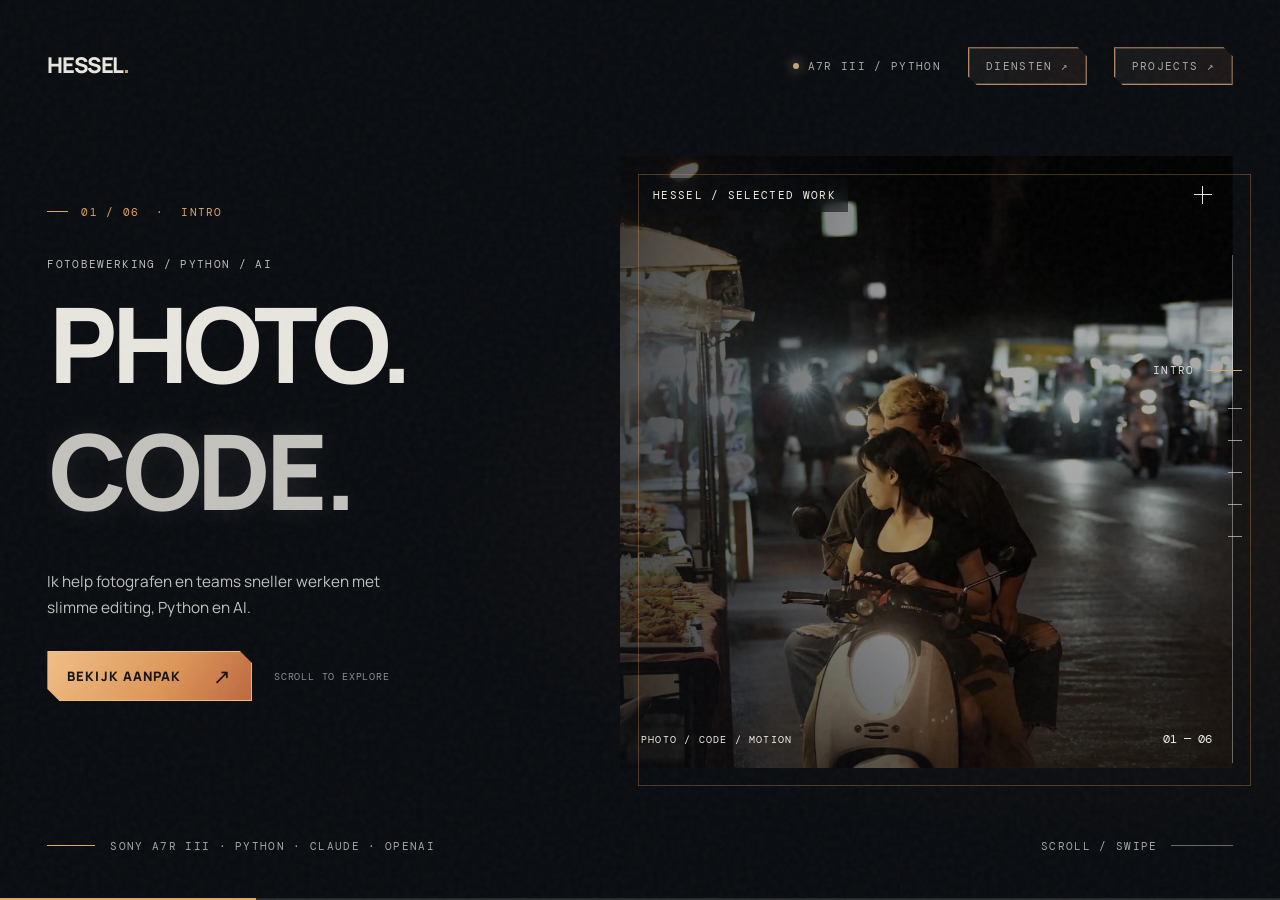
<file: index.html>
<!doctype html>
<html lang="nl">
<head>
  <meta charset="utf-8">
  <meta name="viewport" content="width=device-width, initial-scale=1, viewport-fit=cover">
  <meta name="theme-color" content="#090c10">
  <meta name="description" content="Hessel de Vries helpt fotografen en teams sneller werken met fotobewerking, Python automatisering en AI workflows met Claude en OpenAI. Bekijk projecten en toepassingen.">
  <link rel="canonical" href="https://hesseldevries.com/">
  <meta property="og:type" content="website">
  <meta property="og:locale" content="nl_NL">
  <meta property="og:title" content="Hessel de Vries | Snellere fotobewerking met Python en AI">
  <meta property="og:description" content="Sneller foto's bewerken en repetitief werk automatiseren met Python en AI. Bekijk fotografie, editing en tools van Hessel de Vries.">
  <meta property="og:url" content="https://hesseldevries.com/">
  <script type="application/ld+json">{"@context":"https://schema.org","@type":"Person","name":"Hessel de Vries","url":"https://hesseldevries.com/","knowsAbout":["Fotografie","Fotobewerking","Python","Automatisering","AI"]}</script>
  <title>Hessel de Vries | Snellere fotobewerking met Python en AI</title>
<style>
@font-face{font-family:Manrope;font-style:normal;font-weight:400 800;font-display:swap;src:url(assets/manrope.woff2) format("woff2")}
@font-face{font-family:'DM Mono';font-style:normal;font-weight:400;font-display:swap;src:url(assets/dmmono.woff2) format("woff2")}
</style>
  <style>
    :root{color-scheme:dark;--paper:#e8e6df;--dim:#999ca1;--accent:#e0a363;--bg:#090c10;--ease:cubic-bezier(.2,.7,.15,1)}
    *{box-sizing:border-box}html,body{margin:0;width:100%;height:100%;background:var(--bg);color:var(--paper);font-family:Manrope,Arial,sans-serif}body{overflow:hidden}button,a{-webkit-tap-highlight-color:transparent}button{font:inherit}a{color:inherit}::selection{background:var(--accent);color:#121212}
    .site{position:fixed;inset:0;overflow:hidden;isolation:isolate;background:var(--bg)}
    .site::after{content:"";position:absolute;inset:0;z-index:6;pointer-events:none;opacity:.075;background-image:url("data:image/svg+xml,%3Csvg viewBox='0 0 180 180' xmlns='http://www.w3.org/2000/svg'%3E%3Cfilter id='n'%3E%3CfeTurbulence type='fractalNoise' baseFrequency='.8' numOctaves='3' stitchTiles='stitch'/%3E%3C/filter%3E%3Crect width='100%25' height='100%25' filter='url(%23n)' opacity='.55'/%3E%3C/svg%3E")}
    .ambient{position:absolute;inset:0;z-index:-1;background:radial-gradient(ellipse at 87% 58%,rgba(141,86,46,.12),transparent 43%)}
    .cosmos{position:absolute;inset:0;z-index:0;opacity:0;pointer-events:none;overflow:hidden;background:radial-gradient(ellipse at 73% 46%,#29202c 0%,#10111d 42%,#070a0f 80%);transition:opacity 1.1s ease}.cosmos canvas{width:100%;height:100%;display:block}.cosmos:after{content:"";position:absolute;inset:0;background:linear-gradient(90deg,#090c10 0%,#090c10cf 26%,transparent 69%),radial-gradient(ellipse at 71% 48%,transparent 8%,#090c1057 82%);pointer-events:none}.site.cosmos-active .cosmos{opacity:1}.site.cosmos-active .ambient{opacity:0}.site.cosmos-active .stage{opacity:0;pointer-events:none}.site.cosmos-active .hero{grid-template-columns:1fr}.site.cosmos-active .copy{max-width:840px}.cosmos-coordinate{position:absolute;z-index:2;right:clamp(44px,7vw,115px);bottom:17%;font:10px 'DM Mono',monospace;letter-spacing:.14em;color:#d3b3a2;opacity:0;transition:opacity 1s .5s;text-align:right}.site.cosmos-active .cosmos-coordinate{opacity:1}.cosmos-coordinate:before{content:"";display:block;width:120px;height:1px;background:#cda07a;margin:0 0 13px auto;box-shadow:0 0 15px #d58e61}
    .frame{position:relative;width:100%;height:100%;height:100dvh;min-height:560px;padding:clamp(22px,3.7vw,58px);display:grid;grid-template-rows:auto 1fr auto;z-index:1}
    .top,.bottom{display:flex;align-items:center;justify-content:space-between;gap:20px;position:relative;z-index:8}.brand{font-weight:800;letter-spacing:-.065em;font-size:clamp(19px,1.7vw,26px);line-height:1;text-decoration:none}.brand span{color:var(--accent)}.top-meta,.bottom,.chapter-index,.eyebrow,.stage-tag,.micro,.nav button,.progress-label,.scroll-hint{font-family:'DM Mono',monospace;font-size:11px;letter-spacing:.12em;text-transform:uppercase}.top-meta{color:#a7aaac;display:flex;gap:27px;align-items:center}.availability{display:flex;gap:9px;align-items:center}.availability i{display:block;width:6px;height:6px;border-radius:50%;background:#c5a478;box-shadow:0 0 12px #c5a478}
    .top-link{border:1px solid #56585b;border-radius:100px;text-decoration:none;padding:11px 17px;background:transparent;color:inherit;cursor:pointer;transition:background .2s,color .2s}.top-link:hover{background:var(--paper);color:#111}.bottom{color:#a4a6a6}.bottom-left{display:flex;align-items:center;gap:15px}.rule{height:1px;width:48px;background:var(--accent)}.bottom-right{display:flex;align-items:center;gap:13px}.scroll-line{height:1px;width:62px;background:#666;position:relative;overflow:hidden}.scroll-line::after{content:"";position:absolute;left:-30px;top:0;height:1px;width:30px;background:var(--accent);animation:sweep 2s ease-in-out infinite}@keyframes sweep{to{left:100%}}
    .hero{position:relative;min-height:0;display:grid;grid-template-columns:minmax(0,1fr) minmax(0,1.12fr);align-items:center;gap:clamp(15px,2vw,35px)}
    .copy{position:relative;z-index:4;align-self:center;padding-bottom:2vh;max-width:810px;pointer-events:none}.copy a,.copy button{pointer-events:auto}.chapter-index{color:var(--accent);display:flex;align-items:center;gap:13px;margin-bottom:clamp(22px,3vw,45px)}.chapter-index::before{content:"";width:21px;height:1px;background:currentColor}.eyebrow{color:#bababa;margin:0 0 14px}.title{font-size:clamp(63px,8.15vw,148px);line-height:.9;letter-spacing:-.088em;font-weight:800;margin:0 0 30px;max-width:950px}.title .line{display:block;overflow:hidden;padding-right:.13em;padding-bottom:.11em;margin-bottom:-.11em}.title .line span{display:block;transform:translate3d(0,110%,0);transition:transform 1.05s var(--ease)}.title .outline{font-weight:800;color:transparent;-webkit-text-stroke:1px rgba(232,230,223,.76)}.copy.is-entered .title .line span{transform:translateZ(0)}.copy.is-entered .title .line:nth-child(2) span{transition-delay:.1s}
    .subtitle{max-width:385px;font-size:clamp(15px,1.2vw,18px);line-height:1.7;color:#c0c2c1;margin:0 0 30px;opacity:0;transform:translateY(15px);transition:opacity .6s .35s,transform .6s .35s}.copy.is-entered .subtitle,.copy.is-entered .cta-row,.copy.is-entered .chapter-index,.copy.is-entered .eyebrow{opacity:1;transform:translateY(0)}.chapter-index,.eyebrow,.cta-row{opacity:0;transform:translateY(12px);transition:opacity .55s .2s,transform .55s .2s}.cta-row{display:flex;align-items:center;gap:22px}.cta{border:0;border-radius:100px;color:#16130e;background:var(--accent);text-decoration:none;display:inline-flex;align-items:center;gap:32px;padding:15px 19px;font-weight:800;font-size:13px;cursor:pointer;transition:transform .25s,background .25s}.cta:hover{transform:translateY(-3px);background:#f1b879}.cta span{font-size:21px;line-height:.6;font-weight:400}.cta-note{font-family:'DM Mono',monospace;text-transform:uppercase;letter-spacing:.08em;font-size:10px;color:#888d91}
    .stage{height:min(68vh,740px);width:100%;max-width:850px;justify-self:end;position:relative;z-index:1;align-self:center;transform:translate3d(var(--px,0px),var(--py,0px),0);transition:opacity .8s ease}.stage::before{content:"";position:absolute;inset:18px -18px -18px 18px;border:1px solid rgba(224,163,99,.3);pointer-events:none;z-index:1}.stage-clip{position:absolute;inset:0;overflow:hidden;background:#171b1d;clip-path:inset(0 round 1px)}.stage-img{position:absolute;inset:-5%;width:110%;height:110%;object-fit:cover;filter:saturate(.7) contrast(1.08) brightness(.66);transform:scale(1.08);opacity:0;transition:transform 1.4s var(--ease),opacity .8s,filter 1s;will-change:transform,opacity}.stage-img.active{opacity:1;transform:scale(1)}.stage-img[data-image="1"]{object-position:58% 50%}.stage-img[data-image="2"]{object-position:50% 50%}.stage-img[data-image="3"]{object-position:52% 55%}.stage-gradient{position:absolute;inset:0;background:linear-gradient(90deg,rgba(9,12,16,.62),transparent 53%),linear-gradient(0deg,rgba(9,12,16,.4),transparent 34%)}.stage-top,.stage-bottom{position:absolute;z-index:2;left:21px;right:21px;display:flex;justify-content:space-between;align-items:center;color:#f4eee5}.stage-top{top:22px}.stage-bottom{bottom:21px}.stage-tag{background:rgba(9,12,16,.52);padding:10px 12px;backdrop-filter:blur(9px)}.crosshair{width:18px;height:18px;position:relative}.crosshair::before,.crosshair::after{content:"";position:absolute;background:var(--paper)}.crosshair::before{width:18px;height:1px;top:8px}.crosshair::after{height:18px;width:1px;left:8px}.micro{font-size:10px}.stage-count{font-family:'DM Mono',monospace;font-size:12px}
    .code-window{position:absolute;right:5%;bottom:9%;width:min(400px,90%);background:rgba(10,15,18,.88);border:1px solid rgba(241,240,232,.24);backdrop-filter:blur(15px);box-shadow:0 20px 80px #0008;z-index:2;padding:20px 22px;opacity:0;transform:translateY(25px);transition:opacity .7s .2s,transform .7s .2s;pointer-events:none}.code-window.visible{opacity:1;transform:none}.window-top{display:flex;align-items:center;gap:6px;font-family:'DM Mono',monospace;color:#aaabad;font-size:10px;margin-bottom:17px}.window-top i{width:6px;height:6px;border:1px solid #a5a6a4;border-radius:50%}.window-top span{margin-left:auto}.code-window pre{font-family:'DM Mono',monospace;white-space:pre-wrap;margin:0;font-size:clamp(10px,.95vw,13px);line-height:1.8;color:#c8d0c9}.code-window .key{color:#deaa79}.code-window .str{color:#a7bca0}.code-window .comment{color:#6d797c}.code-window .fn{color:#c6bacd}
    .nav{position:absolute;right:clamp(20px,3vw,52px);top:50%;transform:translateY(-50%);z-index:9;display:grid;gap:15px;justify-items:end}.nav button{padding:8px 0 8px 9px;border:0;background:transparent;color:#ddd;opacity:.65;cursor:pointer;display:flex;align-items:center;gap:12px;transition:opacity .2s}.nav button::after{content:"";width:14px;height:1px;background:#ddd;transition:width .35s,background .35s}.nav button:hover,.nav button[aria-current="step"]{opacity:1}.nav button[aria-current="step"]::after{width:35px;background:var(--accent)}.nav button span{display:none}.nav button:hover span,.nav button[aria-current="step"] span{display:inline}
    .progress{position:absolute;z-index:8;left:0;bottom:0;width:100%;height:2px;background:rgba(255,255,255,.12)}.progress-fill{width:20%;height:100%;background:var(--accent);transition:width .75s var(--ease)}.sr-only{position:absolute;width:1px;height:1px;overflow:hidden;clip:rect(0,0,0,0);white-space:nowrap}

    /* The edit is an actual rock mask, an animated code texture and a radial color reveal. */
    .rock-edit,.rock-glow,.rock-code{position:absolute;inset:-5%;width:110%;height:110%;object-fit:cover;object-position:52% 55%;pointer-events:none;will-change:opacity,clip-path}
    .rock-edit{z-index:1;clip-path:circle(0% at 54% 46%);filter:contrast(1.08) brightness(.91);transition:clip-path 1.6s cubic-bezier(.16,.8,.18,1)}
    .rock-glow{z-index:2;opacity:0;mix-blend-mode:screen;filter:saturate(1.45) brightness(1.35);transition:opacity .8s}
    .rock-code{z-index:3;opacity:0;filter:drop-shadow(0 0 9px #ff733b);transition:opacity .7s,filter .7s}
    .stage.scene-edit.code-morph .rock-code{opacity:1}
    .stage.scene-edit.mask-light .rock-code{opacity:0;filter:blur(14px) drop-shadow(0 0 18px #ff6633)}
    .stage.scene-edit.mask-light .rock-glow{opacity:.92;animation:rock-pulse 2.4s ease-in-out 1}
    .stage.scene-edit.grade-in .rock-edit{clip-path:circle(110% at 54% 46%)}
    .stage.scene-edit.grade-in .rock-glow{animation:none;opacity:0;transition:opacity 1.3s .2s}
    @keyframes rock-pulse{50%{opacity:1;filter:saturate(1.65) brightness(2)}}
    .edit-code{position:absolute;z-index:4;left:7%;top:20%;width:min(395px,86%);padding:18px 20px;background:rgba(8,12,15,.91);border:1px solid rgba(240,176,103,.4);backdrop-filter:blur(12px);box-shadow:0 20px 80px #0008,0 0 40px #e56b3d20;opacity:0;transform:translateY(18px);pointer-events:none;transition:opacity .55s,transform .8s cubic-bezier(.2,.8,.2,1),filter .8s}
    .edit-code .window-top{color:#d9bca3}.edit-code pre{margin:0;color:#e8e7dc;font:clamp(10px,.95vw,12px)/1.85 'DM Mono',monospace;white-space:pre-wrap}
    .stage.scene-edit.code-in .edit-code{opacity:1;transform:none}
    .stage.scene-edit.code-morph .edit-code{opacity:0;transform:translate(39%,29%) scale(.08);filter:blur(16px)}
    .replay{position:absolute;z-index:6;top:19px;left:205px;border:1px solid #e8e6df9c;background:#090c1070;color:var(--paper);border-radius:100px;padding:9px 13px;font:10px 'DM Mono',monospace;letter-spacing:.06em;opacity:0;cursor:pointer;pointer-events:none;backdrop-filter:blur(10px);transition:opacity .25s,background .25s}
    .stage.scene-edit .replay{opacity:1;pointer-events:auto}.replay:hover{background:#c16838}
    @media(max-width:720px){.edit-code{top:23%;left:7%;width:86%;padding:12px 13px}.edit-code pre{font-size:9px;line-height:1.5}.replay{top:47px;left:14px;font-size:9px;padding:8px 10px}}
    @media(prefers-reduced-motion:reduce){.stage.scene-edit .rock-edit{clip-path:circle(110% at 54% 46%)}.stage.scene-edit .rock-glow{opacity:.4}.stage.scene-edit .edit-code,.stage.scene-edit .rock-code{display:none}}

    /* Brighter controls with a restrained scan effect; focus remains obvious without hover. */
    .cta{position:relative;overflow:hidden;border:1px solid #f2c08a;background:linear-gradient(125deg,#f1bf86 0%,#dd9657 58%,#be673f 100%);clip-path:polygon(0 0,calc(100% - 12px) 0,100% 12px,100% 100%,12px 100%,0 calc(100% - 12px));border-radius:0;box-shadow:0 0 28px #e7834460;letter-spacing:.08em;isolation:isolate}
    .cta::before{content:"";position:absolute;inset:-120% auto -120% -70%;width:45%;transform:skewX(-22deg);background:linear-gradient(90deg,transparent,#fff9,transparent);transition:left .55s ease;z-index:-1}
    .cta:hover::before{left:125%}.cta:hover{background:linear-gradient(125deg,#ffd19b,#ecab70 56%,#cc7546);box-shadow:0 0 36px #f19b52a0}.cta span{transition:transform .25s}.cta:hover span{transform:translate(3px,-3px)}
    .top-link,.replay{border-radius:0;clip-path:polygon(0 0,calc(100% - 9px) 0,100% 9px,100% 100%,9px 100%,0 calc(100% - 9px));border-color:#b1886d;background:linear-gradient(115deg,#181b1dcc,#251a19bb);box-shadow:inset 0 0 0 1px #e6ab6740}.top-link:hover,.replay:hover{background:#e4a66c;color:#151210}
    :is(.cta,.top-link,.replay,.nav button,.brand):focus-visible{outline:2px solid #ffe0b2;outline-offset:4px}
    .copy[data-slide="3"] .title{font-size:clamp(63px,6.8vw,120px)}
    .copy[data-slide="4"] .title{font-size:clamp(55px,6.3vw,110px)}
    @media(max-width:720px){
      .copy{right:5%}.title{line-height:1.01}.title .line{padding-bottom:.16em;margin-bottom:-.045em}
      .copy[data-slide="3"] .title{font-size:clamp(45px,11.5vw,70px)}
      .copy[data-slide="4"] .title{font-size:clamp(43px,10.3vw,64px)}
      .subtitle{max-width:calc(100vw - 74px)}
      .cta{font-size:12px;gap:18px;min-height:44px}.top-link{min-height:40px}
    }
    @media(max-width:390px){.copy{right:6%;bottom:4%}.title{margin-bottom:13px}.subtitle{line-height:1.45;margin-bottom:13px}.chapter-index{margin-bottom:12px}.copy[data-slide="3"] .title{font-size:clamp(42px,10.8vw,52px)}.copy[data-slide="4"] .title{font-size:clamp(39px,9.6vw,47px)}}
    @media(max-height:650px) and (max-width:720px){.stage{inset:10% 0 33% 14%}.copy{bottom:4%}.subtitle{margin-bottom:10px}.chapter-index{margin-bottom:9px}.title{margin-bottom:8px}}
    @media(prefers-reduced-motion:reduce){.cta::before{display:none}.stage.scene-edit.grade-in .rock-glow{opacity:0}}
    @media(max-width:1100px){.title{font-size:clamp(65px,8.5vw,110px)}.nav button span{display:none!important}.nav{right:16px}.hero{gap:0}.stage{height:66vh}.copy{margin-right:-8vw}}
    @media(max-width:720px){.frame{min-height:0;padding:24px 22px calc(24px + env(safe-area-inset-bottom))}.top-meta .availability{display:none}.top-meta{gap:5px}.top-link{padding:9px 11px;font-size:10px}.hero{display:block}.stage{position:absolute;inset:12% 0 24% 14%;width:auto;height:auto;max-width:none;opacity:.83}.stage::before{inset:12px -9px -9px 12px}.stage-gradient{background:linear-gradient(0deg,#090c10 3%,rgba(9,12,16,.75) 24%,rgba(9,12,16,.11) 80%),linear-gradient(90deg,rgba(9,12,16,.22),transparent)}.copy{position:absolute;bottom:5%;left:0;right:12%;margin:0;padding:0}.chapter-index{margin-bottom:17px}.eyebrow{font-size:10px}.title{font-size:clamp(60px,15vw,105px);margin-bottom:17px}.subtitle{font-size:14px;line-height:1.5;max-width:310px;margin-bottom:19px}.cta-note{display:none}.cta{padding:13px 16px}.nav{right:13px;top:44%}.nav button::after{width:8px}.nav button[aria-current="step"]::after{width:20px}.stage-top{left:14px;right:14px;top:14px}.stage-bottom{display:none}.code-window{right:7%;bottom:24%;width:75%;padding:12px 14px}.code-window pre{font-size:10px;line-height:1.55}.window-top{margin-bottom:7px}.bottom{font-size:9px}.bottom-left{gap:8px}.rule{width:17px}.scroll-hint{font-size:9px}.bottom-right{gap:7px}.scroll-line{width:25px}}
    @media(max-width:720px){.cosmos:after{background:linear-gradient(0deg,#090c10 0%,#090c10bd 24%,transparent 67%),linear-gradient(90deg,#090c106e,transparent 65%)}.cosmos-coordinate{top:27%;bottom:auto;right:38px;font-size:9px}.site.cosmos-active .copy{max-width:none}.copy[data-slide="5"] .title{font-size:clamp(48px,12vw,82px)}}
    @media(max-width:390px){.title{font-size:clamp(51px,14vw,62px)}.stage{inset:10% 0 29% 9%}.copy{bottom:3%}.subtitle{font-size:13px}.code-window{bottom:31%;width:77%}}
    @media(max-height:680px) and (min-width:721px){.frame{min-height:0}.stage{height:70vh}.title{font-size:clamp(54px,7vw,98px);margin-bottom:14px}.chapter-index{margin-bottom:14px}.subtitle{margin-bottom:14px}}
    @media(prefers-reduced-motion:reduce){*,*::before,*::after{animation-duration:.01ms!important;transition-duration:.01ms!important;scroll-behavior:auto!important}.stage{transform:none!important}}
    /* Give large display type real breathing room, including descenders and the final period. */
    .title{line-height:1.04;letter-spacing:-.056em}
    .title .line{padding:.035em .16em .14em .02em;margin:0;overflow:hidden}
    .title .line.outline{letter-spacing:-.045em;color:#c4c2bd;-webkit-text-stroke:0;text-shadow:0 0 28px rgba(232,230,223,.1)}
    @media(max-width:720px){.title{line-height:1.05}.title .line{padding:.035em .13em .14em .015em;margin:0}.title .line.outline{-webkit-text-stroke:0}}
    @media(prefers-reduced-motion:no-preference){.stage-img.active{animation:frame-drift 16s ease-in-out 1.4s infinite alternate}@keyframes frame-drift{from{transform:scale(1.005) translate3d(0,0,0)}to{transform:scale(1.07) translate3d(-.7%,.45%,0)}}}
    .mobile-chapter{display:none}.photo-code,.ai-panel,.python-panel{position:absolute;z-index:4;opacity:0;pointer-events:none;transition:opacity .65s ease,transform .65s ease;transform:translateY(12px)}
    .photo-code{top:17%;left:6%;width:min(310px,80%);padding:16px 18px;border:1px solid #e3a46c9c;background:#0d1214e8;box-shadow:0 14px 40px #0009}.photo-code .window-top{margin-bottom:10px;color:#e0a363}.photo-code pre,.python-panel pre{margin:0;font:clamp(10px,.95vw,13px)/1.65 'DM Mono',monospace;color:#e4e7e0;white-space:pre-wrap}.stage.scene-photo .photo-code{opacity:1;transform:none}
    .stage.scene-ai .stage-clip,.stage.scene-python .stage-clip{background:radial-gradient(ellipse at 70% 40%,#55332255,transparent 55%),linear-gradient(135deg,#1a2022,#0c1114 75%)}.stage.scene-ai .stage-clip:before,.stage.scene-python .stage-clip:before{content:"";position:absolute;inset:0;opacity:.35;background-image:linear-gradient(#aa80612b 1px,transparent 1px),linear-gradient(90deg,#aa80612b 1px,transparent 1px);background-size:45px 45px}.stage.scene-ai .stage-gradient,.stage.scene-python .stage-gradient{display:none}
    .ai-panel{inset:19% 10% 16%;display:flex;flex-direction:column;justify-content:center;gap:15px}.stage.scene-ai .ai-panel,.stage.scene-python .python-panel{opacity:1;transform:none}.ai-head,.python-head{font:10px 'DM Mono',monospace;letter-spacing:.12em;color:#e1a86d}.ai-models{display:grid;grid-template-columns:1fr 1fr;gap:14px;position:relative}.ai-models:after{content:"";position:absolute;left:50%;top:50%;width:1px;height:65px;background:#d49a68;transform:translateX(-50%);z-index:-1}.ai-model{min-height:105px;padding:22px 17px;border:1px solid #b894746e;background:#1a2023e8;display:flex;flex-direction:column;justify-content:space-between}.ai-model strong{font-size:clamp(20px,2.5vw,34px);letter-spacing:-.05em}.ai-model span,.ai-output,.python-output{font:10px 'DM Mono',monospace;letter-spacing:.05em;color:#c3c5bd}.ai-output{margin:10px auto 0;width:75%;padding:17px;background:#463b3199;border:1px solid #d39a6890;color:#f1d1ae;text-align:center}
    .python-panel{inset:14% 10% 12%;display:flex;flex-direction:column;justify-content:center;gap:20px;padding:23px;background:#101619ee;border:1px solid #d7a47280}.python-head{border-bottom:1px solid #8075696e;padding-bottom:14px}.python-output{background:#26312c;border:1px solid #88a78a99;color:#d3e3ca;padding:14px}.python-panel .code-key{color:#e8ad7b}.python-panel .code-comment{color:#99b8a8}
    @media(max-width:720px){
      .frame{min-height:0;padding:20px 20px calc(20px + env(safe-area-inset-bottom))}.hero{display:flex;flex-direction:column;justify-content:center;align-items:stretch;min-height:0;gap:0;overflow:hidden}.mobile-chapter{display:flex;order:0;align-items:center;gap:10px;flex:0 0 auto;margin:0 0 15px;color:var(--accent);font:10px 'DM Mono',monospace;letter-spacing:.08em;text-transform:uppercase}.mobile-chapter:before{content:"";width:17px;height:1px;background:currentColor}.copy .chapter-index{display:none}
      .stage{order:1;position:relative;inset:auto;width:100%;height:clamp(180px,37dvh,325px);max-width:none;flex:0 0 auto;align-self:stretch;justify-self:auto;transform:none!important;opacity:1;margin:0}.stage::before{inset:8px 8px -7px 8px}.stage-clip{inset:0}.stage-img,.rock-edit,.rock-glow,.rock-code{inset:0;width:100%;height:100%}.stage-img[data-image="1"]{object-position:47% 50%}.stage-img[data-image="2"]{object-position:51% 50%}.stage-img[data-image="3"],.rock-edit,.rock-glow,.rock-code{object-position:52% 52%}.stage-img{filter:saturate(.86) contrast(1.05) brightness(.79)}.stage-gradient{background:linear-gradient(0deg,#090c1070,transparent 24%)}.stage-top{top:12px;left:12px;right:12px}.stage-tag{padding:7px 9px;font-size:9px}.stage-bottom{display:flex;bottom:10px;left:12px;right:12px}.stage-bottom .micro,.stage-count{font-size:9px}.stage.scene-photo .stage-top{display:none}
      .copy{order:2;position:relative;inset:auto;display:flex;flex-direction:column;align-self:stretch;margin:23px 0 0;padding:0;max-width:none;min-width:0;right:auto;left:auto;bottom:auto}.eyebrow{font-size:10px;margin:0 0 9px}.title,.copy[data-slide="3"] .title,.copy[data-slide="4"] .title,.copy[data-slide="5"] .title{font-size:clamp(40px,12vw,57px);line-height:1.04;letter-spacing:-.055em;margin:0 0 13px}.title .line{padding:.01em .045em .09em .01em;margin:0}.title .line.outline{color:#d1c8bf}.subtitle{font-size:13px;line-height:1.5;max-width:350px;margin:0 0 17px}.cta-row{gap:0}.cta{min-height:44px;font-size:11px;padding:11px 15px;gap:22px}.cta-note{display:none}
      .nav{left:20px;right:auto;top:auto;bottom:52px;transform:none;display:flex;gap:8px}.nav button{padding:5px 0;width:23px;min-height:24px;justify-content:center}.nav button::after,.nav button[aria-current="step"]::after{width:19px;height:2px}.nav button span{display:none!important}.bottom{font-size:9px}.bottom-left{display:none}.bottom-right{margin-left:auto}.bottom-right .scroll-line{width:23px}.scroll-hint{font-size:9px}
      .photo-code{top:12px;left:12px;width:min(235px,77%);padding:10px 11px}.photo-code .window-top{font-size:9px;margin-bottom:7px}.photo-code pre{font-size:9px;line-height:1.55}.edit-code{left:12px;top:12px;width:min(270px,85%);padding:10px 11px}.edit-code pre{font-size:9px}.replay{top:12px;right:12px;left:auto;padding:6px 8px;font-size:9px}.stage.scene-edit .replay{opacity:1}.stage.scene-edit.code-in .replay{opacity:0;pointer-events:none}
      .ai-panel{inset:10% 5% 11%;gap:8px}.ai-head,.python-head{font-size:9px}.ai-models{gap:9px}.ai-model{min-height:72px;padding:11px}.ai-model strong{font-size:19px}.ai-model span,.ai-output{font-size:8px}.ai-output{padding:10px;width:77%;margin-top:4px}.stage.scene-python .stage-top,.stage.scene-python .stage-bottom{display:none}.python-panel{inset:8% 5% 9%;padding:15px;gap:11px}.python-panel pre{font-size:10px;line-height:1.5}.python-head{padding-bottom:8px}.python-output{padding:9px;font-size:9px}.cosmos-coordinate{top:25%;right:35px}
    }
    @media(max-width:390px){.frame{padding:17px 18px calc(17px + env(safe-area-inset-bottom))}.mobile-chapter{margin-bottom:10px}.copy{margin-top:16px}.title,.copy[data-slide="3"] .title,.copy[data-slide="4"] .title,.copy[data-slide="5"] .title{font-size:clamp(39px,11.6vw,46px);margin-bottom:8px}.subtitle{font-size:12px;margin-bottom:12px}.nav{left:18px;bottom:43px}.stage{height:clamp(164px,34dvh,290px)}}
    @media(max-width:720px) and (max-height:700px){.stage{height:clamp(150px,30dvh,225px)}.copy{margin-top:12px}.title,.copy[data-slide="3"] .title,.copy[data-slide="4"] .title,.copy[data-slide="5"] .title{font-size:clamp(37px,10vw,47px);margin-bottom:5px}.title .line{padding-bottom:.055em}.eyebrow{margin-bottom:5px}.subtitle{margin-bottom:9px}.mobile-chapter{margin-bottom:9px}.nav{bottom:40px}.bottom{font-size:8px}}
  </style>
</head>
<body>
<main class="site" id="site">
  <div class="ambient" aria-hidden="true"></div>
  <div class="cosmos" aria-hidden="true"><canvas id="universe"></canvas><div class="cosmos-coordinate">GENERATIVE / LIVE RENDER<br>SPACE · MOTION · CODE</div></div>
  <div class="frame">
    <header class="top">
      <a class="brand" href="#" id="homeLink" aria-label="Hessel de Vries, naar begin">HESSEL<span>.</span></a>
      <div class="top-meta"><span class="availability"><i></i> A7R III / PYTHON</span><a class="top-link" href="/diensten/">DIENSTEN ↗</a><a class="top-link" href="/projects/">PROJECTS ↗</a></div>
    </header>
    <section class="hero" aria-label="Fotobewerking en werkprocessen met Python en AI">
      <div class="mobile-chapter" id="mobileChapter" aria-hidden="true">01 / 06 · Intro</div>
      <div class="copy" id="copy" aria-live="polite">
        <div class="chapter-index" id="chapter">01 / 06 &nbsp;·&nbsp; Intro</div>
        <p class="eyebrow" id="eyebrow">FOTOBEWERKING / PYTHON / AI</p>
        <h1 class="sr-only">Hessel de Vries helpt fotografen en teams sneller werken met fotobewerking, Python en AI</h1>
        <h2 class="title" id="title"><span class="line"><span>PHOTO.</span></span><span class="line outline"><span>CODE.</span></span></h2>
        <p class="subtitle" id="subtitle">Ik help fotografen en teams sneller werken met slimme editing, Python en AI.</p>
        <div class="cta-row"><button class="cta" type="button" id="next">BEKIJK AANPAK <span aria-hidden="true">↗</span></button><span class="cta-note">SCROLL TO EXPLORE</span></div>
      </div>
      <div class="stage" id="stage" aria-hidden="true">
        <div class="stage-clip">
          <img class="stage-img active" data-image="1" alt="Avondbeeld op straat in Thailand" src="assets/photo-02.webp" fetchpriority="high" decoding="async">
          <img class="stage-img" data-image="2" alt="Kat in het gras, gefotografeerd met Sony A7R III" data-src="assets/photo-01.webp" loading="lazy" decoding="async">
          <img class="stage-img" data-image="3" alt="Rots in zee op Madeira, voor en na kleurcorrectie" data-src="assets/photo-03.jpg" loading="lazy" decoding="async">
          <img class="rock-edit" data-src="assets/rock-graded.webp" alt="" aria-hidden="true">
          <img class="rock-glow" data-src="assets/rock-glow.webp" alt="" aria-hidden="true">
          <img class="rock-code" data-src="assets/rock-code.webp" alt="" aria-hidden="true">
          <div class="stage-gradient"></div>
        </div>
        <div class="stage-top"><span class="stage-tag" id="stageTag">HESSEL / SELECTED WORK</span><span class="crosshair"></span></div>
        <div class="stage-bottom"><span class="micro" id="stageCaption">PHOTO / CODE / MOTION</span><span class="stage-count" id="stageCount">01 — 06</span></div>
        <div class="photo-code"><div class="window-top"><i></i><i></i><i></i><span>select_raw.py</span></div><pre><span class="key">from</span> pathlib <span class="key">import</span> Path
frames = list(Path(<span class="str">"shoot"</span>).glob(<span class="str">"*.ARW"</span>))
print(len(frames))</pre></div>
        <div class="ai-panel"><div class="ai-head">AGENT / WORKFLOW 01</div><div class="ai-models"><div class="ai-model"><strong>CLAUDE</strong><span>RESEARCH</span></div><div class="ai-model"><strong>OPENAI</strong><span>ANALYSIS</span></div></div><div class="ai-output">OUTPUT / ACTION</div></div>
        <div class="python-panel"><div class="python-head">optimizer.py</div><pre><span class="code-key">def</span> layers(height, box):
    <span class="code-key">return</span> height // box

print(layers(1200, 180))
<span class="code-comment"># 6 layers</span></pre><div class="python-output">PALLET OPTIMIZER &nbsp; 06 LAYERS</div></div>
        <div class="edit-code" aria-hidden="true"><div class="window-top"><i></i><i></i><i></i><span>rock_edit.py</span></div><pre><span class="comment"># Masker → licht → eindbeeld</span>
<span class="key">mask</span> = Image.open(<span class="str">"rock-mask.png"</span>)
<span class="key">glow</span> = mask.filter(Blur(<span class="fn">32</span>))
<span class="key">final</span> = composite(grade, glow)</pre></div>
        <button class="replay" type="button" id="replay" aria-label="Speel de bewerking opnieuw af">↺ &nbsp; REPLAY</button>
      </div>
    </section>
    <footer class="bottom"><div class="bottom-left"><span class="rule"></span><span id="footLabel">SONY A7R III · PYTHON · CLAUDE · OPENAI</span></div><div class="bottom-right"><span class="scroll-hint">Scroll / swipe</span><span class="scroll-line" aria-hidden="true"></span></div></footer>
  </div>
  <nav class="nav" id="nav" aria-label="Onderdelen"><button aria-label="Intro" aria-current="step" data-to="0"><span>Intro</span></button><button aria-label="Photography en Python" data-to="1"><span>Photography</span></button><button aria-label="Editing" data-to="2"><span>Editing</span></button><button aria-label="AI agents" data-to="3"><span>AI agents</span></button><button aria-label="Python tools" data-to="4"><span>Python tools</span></button><button aria-label="Cosmos" data-to="5"><span>Cosmos</span></button></nav>
  <div class="progress" aria-hidden="true"><div class="progress-fill" id="progress"></div></div>
</main>
<script>
  (()=>{
    const slides=[
      {label:'Intro',eyebrow:'FOTOBEWERKING / PYTHON / AI',title:['PHOTO.','CODE.'],body:'Ik help fotografen en teams sneller werken met slimme editing, Python en AI.',button:'BEKIJK AANPAK',tag:'HESSEL / PORTFOLIO',caption:'PHOTO / CODE / MOTION',foot:'SONY A7R III · PYTHON · CLAUDE · OPENAI',image:1},
      {label:'Photography',eyebrow:'SONY A7R III / RAW + PYTHON',title:['PHOTO.','PYTHON.'],body:'Van RAW-bestanden tot selectie en export: minder repetitief werk rondom je fotografie.',button:'BEKIJK EDITING',tag:'SONY / A7R III · RAW WORKFLOW',caption:'PHOTO / PYTHON',foot:'PHOTOGRAPHY / PYTHON',image:2},
      {label:'Editing',eyebrow:'MASKING / COLOR GRADING',title:['MASK.','GRADE.'],body:'Maskers, licht en kleur. Een consistente edit van origineel naar eindbeeld.',button:'BEKIJK AI AGENTS',tag:'EDIT / ORIGINAL',caption:'EDIT / BEFORE → AFTER',foot:'EDITING / MASKING / COLOR',image:3},
      {label:'AI agents',eyebrow:'CLAUDE / OPENAI',title:['AI.','AGENTS.'],body:'Claude en OpenAI helpen met zoeken, analyseren en voorbereiden van terugkerend werk.',button:'BEKIJK PYTHON',tag:'AGENT / WORKFLOW',caption:'AGENTS / TASK → RESULT',foot:'AI AGENTS / WORKFLOWS',image:0},
      {label:'Python tools',eyebrow:'PYTHON / WEB TOOLS',title:['PYTHON.','TOOLS.'],body:'Python tools voor berekeningen, bestanden en taken die je anders telkens zelf doet.',button:'BEKIJK COSMOS',tag:'PYTHON / WEB TOOLS',caption:'SCRIPTS / APPS / AUTOMATION',foot:'PYTHON / AUTOMATION',image:0},
      {label:'Cosmos',eyebrow:'GENERATIVE / MOTION',title:['COSMOS.','IN CODE.'],body:'A living flow field. Drawn in real time.',button:'BACK TO START',tag:'GENERATIVE / COSMOS',caption:'LIGHT / FLOW / CODE',foot:'GENERATIVE / LIVE RENDER',image:0}
    ];
    const $=s=>document.querySelector(s),copy=$('#copy'),stage=$('#stage'),images=[...document.querySelectorAll('.stage-img')],nav=[...document.querySelectorAll('[data-to]')],reduce=matchMedia('(prefers-reduced-motion: reduce)');let current=0,locked=false,touchStart=0,lastWheel=0,sequenceTimers=[];
    const universe=$('#universe'),universeContext=universe.getContext('2d',{alpha:true});let universeFrame=0,universeDust,universeStars=[],universeWidth=0,universeHeight=0,universePointer=0,lastUniversePaint=0;
    function buildUniverse(){
      if(!universeContext)return;const dpr=Math.min(devicePixelRatio||1,innerWidth<721?1.15:1.5),w=innerWidth,h=innerHeight;universeWidth=w;universeHeight=h;universe.width=Math.round(w*dpr);universe.height=Math.round(h*dpr);universeContext.setTransform(dpr,0,0,dpr,0,0);
      universeDust=document.createElement('canvas');universeDust.width=w;universeDust.height=h;const g=universeDust.getContext('2d');const cx=w*(w<721?.59:.72),cy=h*(w<721?.40:.48),size=Math.min(w*.48,h*.71);let seed=192706;
      const random=()=>{seed=(1664525*seed+1013904223)>>>0;return seed/4294967296};
      // Paint the cloud once; only small foreground stars move each frame.
      for(let i=0;i<190;i++){const r=Math.sqrt(random())*size,a=Math.floor(random()*3)*Math.PI*2/3+r/size*4.6+(random()-.5)*.62,spread=(random()-.5)*size*.09,x=cx+Math.cos(a)*r+spread,y=cy+Math.sin(a)*r*.47+spread*.30;const radius=16+random()*size*.105,light=g.createRadialGradient(x,y,0,x,y,radius);const tint=i%4===0?'142,160,209':i%3===0?'194,126,135':'221,157,114';light.addColorStop(0,`rgba(${tint},${(.07+random()*.13).toFixed(3)})`);light.addColorStop(1,`rgba(${tint},0)`);g.fillStyle=light;g.fillRect(x-radius,y-radius,radius*2,radius*2)}
      const core=g.createRadialGradient(cx,cy,1,cx,cy,size*.33);core.addColorStop(0,'#fff2c5a0');core.addColorStop(.17,'#ecc8a978');core.addColorStop(1,'#976f9600');g.fillStyle=core;g.fillRect(cx-size*.34,cy-size*.34,size*.68,size*.68);
      for(let i=0;i<3100;i++){const r=Math.sqrt(random())*size,a=Math.floor(random()*3)*Math.PI*2/3+r/size*4.6+(random()-.5)*(.14+r/size*.38),spread=(random()-.5)*size*(.025+r/size*.045),x=cx+Math.cos(a)*r+spread,y=cy+Math.sin(a)*r*.47+spread*.32;g.fillStyle=i%5===0?'#d7b5bdc0':i%3===0?'#fbd3a2b3':'#b9c9dca8';const dot=random()<.08?1.45:.85;g.fillRect(x,y,dot,dot)}
      universeStars=Array.from({length:w<721?115:235},(_,i)=>({x:random()*w,y:random()*h,r:random()<.07?1.8:.4+random()*.75,phase:random()*6.28,depth:.4+random()*1.2,color:i%9===0?'255,209,169':'225,233,242'}));
    }
    function flowPoint(u,lane,t){
      const w=universeWidth,h=universeHeight,mobile=w<721,v=1-u;
      const x=w*(mobile?.17:.43)*v*v*v+3*w*(mobile?.32:.52)*v*v*u+3*w*(mobile?.97:1.04)*v*u*u+w*(mobile?.91:1.09)*u*u*u;
      const y=h*(mobile?.68:1.08)*v*v*v+3*h*(mobile?.23:.64)*v*v*u+3*h*(mobile?.58:.20)*v*u*u+h*(mobile?-.10:-.17)*u*u*u;
      const swell=Math.sin(Math.PI*u),wave=Math.sin(u*8.5-t*.00023+lane*1.7);
      return {x:x+lane*w*(mobile?.15:.12)*(.5+swell*.65)+wave*w*.045*swell+universePointer*w*.018,y:y+lane*h*(mobile?.045:.083)+Math.cos(u*7.5-t*.00019+lane)*h*.033*swell};
    }
    function renderUniverse(t,animated){
      const c=universeContext,w=universeWidth,h=universeHeight,mobile=w<721,phase=animated?t:0;
      c.clearRect(0,0,w,h);c.drawImage(universeDust,Math.sin(phase*.00015)*5,Math.cos(phase*.00012)*4);
      // A quiet ring behind the threads anchors the flow without covering the headline.
      c.save();c.translate(w*(mobile?.63:.79)+universePointer*8,h*(mobile?.31:.48));c.rotate(-.29+Math.sin(phase*.00009)*.025);
      for(let i=0;i<3;i++){const halo=c.createLinearGradient(-w*.28,-h*.2,w*.29,h*.23);halo.addColorStop(0,'#8ba7c000');halo.addColorStop(.38,i===1?'#deb28b54':'#b8a1bd35');halo.addColorStop(.7,'#f2c49c80');halo.addColorStop(1,'#b68a9b00');c.strokeStyle=halo;c.lineWidth=i===1?1.5:.7;c.beginPath();c.ellipse(0,0,w*(mobile?.34:.27)*(1+i*.065),h*(mobile?.20:.32)*(1+i*.095),0,-2.3,2.25);c.stroke()}
      c.restore();
      const count=mobile?24:44,steps=mobile?38:62;
      for(let i=0;i<count;i++){
        const lane=i/(count-1)*2-1,edge=1-Math.abs(lane),first=flowPoint(0,lane,phase),last=flowPoint(1,lane,phase),light=c.createLinearGradient(first.x,first.y,last.x,last.y);
        light.addColorStop(0,'#b66b4600');light.addColorStop(.22,`rgba(215,127,91,${(.09+edge*.19).toFixed(3)})`);light.addColorStop(.52,`rgba(255,216,167,${(.18+edge*.46).toFixed(3)})`);light.addColorStop(.75,`rgba(170,187,213,${(.13+edge*.22).toFixed(3)})`);light.addColorStop(1,'#a5afce00');
        c.beginPath();for(let j=0;j<=steps;j++){const p=flowPoint(j/steps,lane,phase);if(j)c.lineTo(p.x,p.y);else c.moveTo(p.x,p.y)}
        c.strokeStyle=light;c.lineWidth=i%11===0?1.8:.65+edge*.55;
        if(i%11===0){c.shadowColor='#efa96f';c.shadowBlur=mobile?9:19}c.stroke();c.shadowBlur=0;
      }
      // Each fleck travels on a strand. Nothing is loaded while other chapters are visible.
      const flecks=mobile?24:52;
      for(let i=0;i<flecks;i++){
        const lane=Math.sin(i*14.13)*.92,u=(phase*(.000025+(i%5)*.000004)+i*.1618)%1,p=flowPoint(u,lane,phase),fade=Math.sin(Math.PI*u),r=(i%9===0?1.85:.8)*fade;
        c.fillStyle=i%4===0?`rgba(255,224,183,${(.35+fade*.5).toFixed(2)})`:`rgba(208,198,210,${(.18+fade*.46).toFixed(2)})`;c.beginPath();c.arc(p.x,p.y,r,0,Math.PI*2);c.fill();
      }
      for(const star of universeStars){const alpha=.13+(Math.sin(phase*.0012*star.depth+star.phase)+1)*.12;c.fillStyle=`rgba(${star.color},${alpha.toFixed(2)})`;c.fillRect(star.x+universePointer*star.depth*5,star.y,star.r,star.r)}
    }
    function paintUniverse(t){if(!universeContext||current!==5||document.hidden)return;if(universeWidth<721&&t-lastUniversePaint<32){universeFrame=requestAnimationFrame(paintUniverse);return}lastUniversePaint=t;renderUniverse(t,true);universeFrame=requestAnimationFrame(paintUniverse)}
    function setUniverse(active){$('#site').classList.toggle('cosmos-active',active);cancelAnimationFrame(universeFrame);if(active&&universeContext){if(!universeDust||universeWidth!==innerWidth||universeHeight!==innerHeight)buildUniverse();lastUniversePaint=0;if(reduce.matches)renderUniverse(0,false);else universeFrame=requestAnimationFrame(paintUniverse)}}
    addEventListener('resize',()=>{universeDust=null;if(current===5)setUniverse(true)},{passive:true});document.addEventListener('visibilitychange',()=>{if(current===5)setUniverse(true)});if(matchMedia('(pointer:fine)').matches)addEventListener('pointermove',e=>{universePointer=e.clientX/innerWidth-.5},{passive:true});
    function clearEdit(){sequenceTimers.forEach(clearTimeout);sequenceTimers=[];stage.classList.remove('scene-edit','code-in','code-morph','mask-light','grade-in')}
    function runEdit(){clearEdit();stage.classList.add('scene-edit');$('#stageTag').textContent='EDIT / ORIGINAL';if(reduce.matches){stage.classList.add('grade-in');$('#stageTag').textContent='EDIT / COLOR GRADED';return}for(const [ms,cls] of [[420,'code-in'],[1750,'code-morph'],[2200,'mask-light'],[2850,'grade-in']])sequenceTimers.push(setTimeout(()=>stage.classList.add(cls),ms));sequenceTimers.push(setTimeout(()=>$('#stageTag').textContent='EDIT / COLOR GRADED',3900))}
    function show(n){n=(n+slides.length)%slides.length;if(n===current&&copy.classList.contains('is-entered'))return;current=n;const s=slides[n];copy.classList.remove('is-entered');const paint=()=>{copy.dataset.slide=String(n);$('#chapter').textContent=`${String(n+1).padStart(2,'0')} / 06  ·  ${s.label}`;$('#mobileChapter').textContent=`${String(n+1).padStart(2,'0')} / 06 · ${s.label}`;$('#eyebrow').textContent=s.eyebrow;$('#title').innerHTML=s.title.map((t,i)=>`<span class="line${i?' outline':''}"><span>${t}</span></span>`).join('');$('#subtitle').textContent=s.body;$('#next').innerHTML=`${s.button} <span aria-hidden="true">↗</span>`;$('#stageTag').textContent=s.tag;$('#stageCaption').textContent=s.caption;$('#stageCount').textContent=`${String(n+1).padStart(2,'0')} — 06`;$('#footLabel').textContent=s.foot;$('#progress').style.width=`${(n+1)*100/slides.length}%`;images.forEach(img=>{if(Number(img.dataset.image)===s.image&&img.dataset.src){img.src=img.dataset.src;delete img.dataset.src}img.classList.toggle('active',Number(img.dataset.image)===s.image)});stage.classList.toggle('scene-photo',n===1);stage.classList.toggle('scene-ai',n===3);stage.classList.toggle('scene-python',n===4);if(n===2){document.querySelectorAll('.rock-edit,.rock-glow,.rock-code').forEach(img=>{if(img.dataset.src){img.src=img.dataset.src;delete img.dataset.src}});runEdit()}else clearEdit();setUniverse(n===5);nav.forEach((b,i)=>i===n?b.setAttribute('aria-current','step'):b.removeAttribute('aria-current'));requestAnimationFrame(()=>requestAnimationFrame(()=>copy.classList.add('is-entered')))};if(reduce.matches)paint();else setTimeout(paint,210);locked=true;setTimeout(()=>locked=false,750)}
    $('#next').addEventListener('click',()=>show(current+1));$('#replay').addEventListener('click',runEdit);$('#homeLink').addEventListener('click',e=>{e.preventDefault();show(0)});nav.forEach(b=>b.addEventListener('click',()=>show(Number(b.dataset.to))));
    addEventListener('wheel',e=>{if(Math.abs(e.deltaY)<5)return;e.preventDefault();const now=performance.now();if(locked||now-lastWheel<690)return;lastWheel=now;show(current+(e.deltaY>0?1:-1))},{passive:false});
    addEventListener('keydown',e=>{if(['ArrowDown','ArrowRight','PageDown',' '].includes(e.key)){e.preventDefault();show(current+1)}if(['ArrowUp','ArrowLeft','PageUp'].includes(e.key)){e.preventDefault();show(current-1)}if(e.key==='Home')show(0);if(e.key==='End')show(slides.length-1)});
    addEventListener('touchstart',e=>touchStart=e.touches[0].clientY,{passive:true});addEventListener('touchend',e=>{const d=touchStart-e.changedTouches[0].clientY;if(Math.abs(d)>45&&!locked)show(current+(d>0?1:-1))},{passive:true});
    let targetX=0,targetY=0,x=0,y=0,raf=0;function tick(){x+=(targetX-x)*.07;y+=(targetY-y)*.07;stage.style.setProperty('--px',`${x.toFixed(2)}px`);stage.style.setProperty('--py',`${y.toFixed(2)}px`);if(Math.abs(targetX-x)+Math.abs(targetY-y)>.08)raf=requestAnimationFrame(tick);else raf=0}if(!reduce.matches&&matchMedia('(pointer:fine)').matches){addEventListener('pointermove',e=>{targetX=(e.clientX/innerWidth-.5)*20;targetY=(e.clientY/innerHeight-.5)*16;if(!raf)raf=requestAnimationFrame(tick)},{passive:true})}
    requestAnimationFrame(()=>copy.classList.add('is-entered'));
  })();
</script>
</body>
</html>
</file>
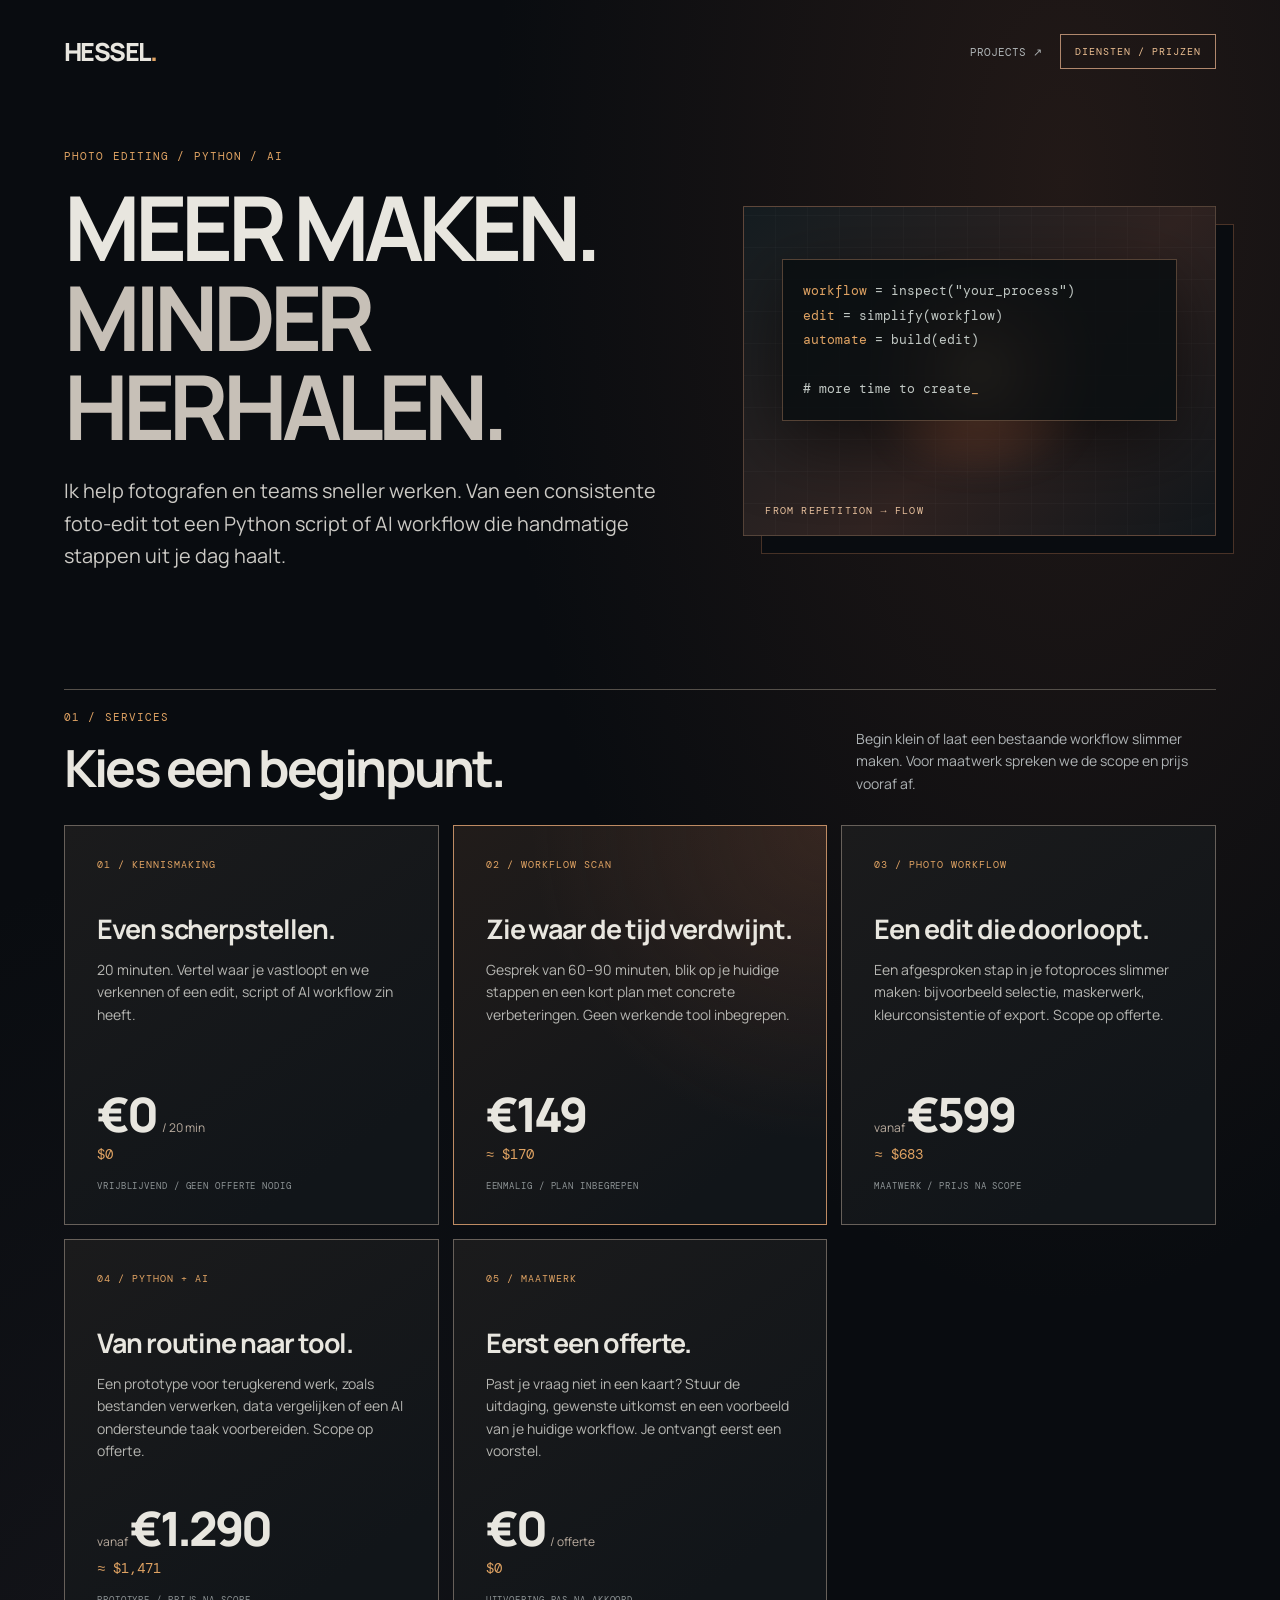
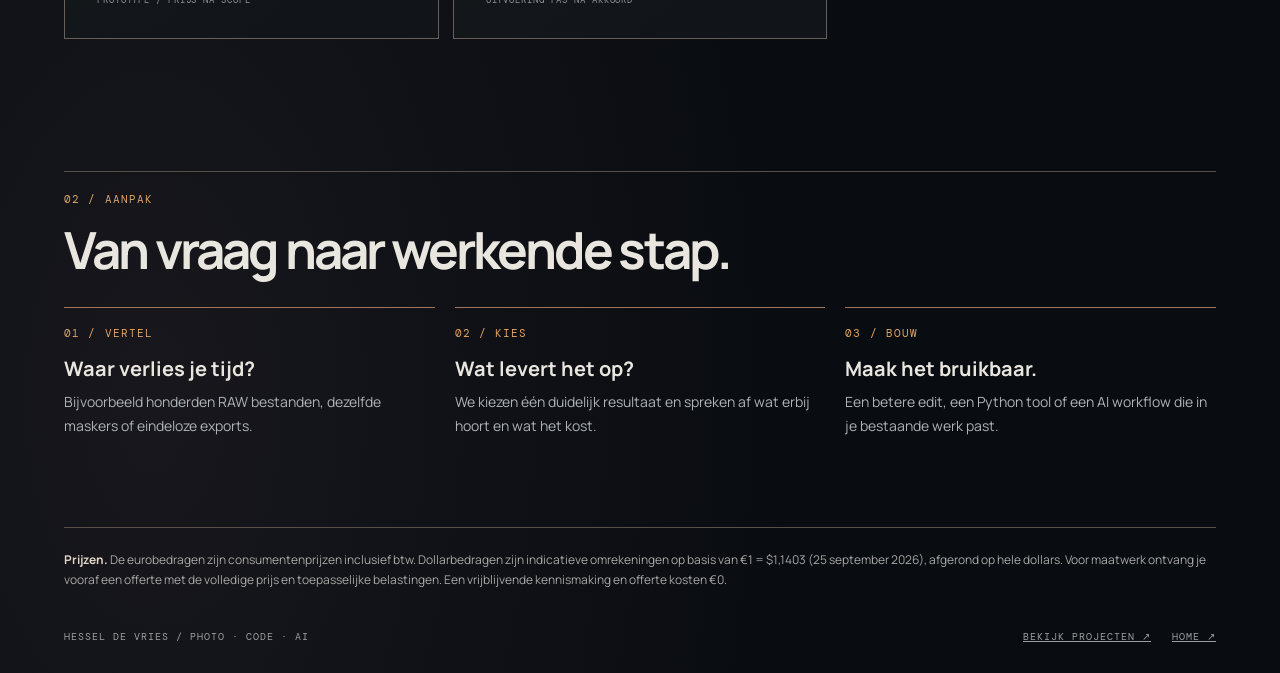
<file: diensten/index.html>
<!doctype html>
<html lang="nl">
<head>
  <meta charset="utf-8">
  <meta name="viewport" content="width=device-width, initial-scale=1">
  <meta name="description" content="Fotobewerking, Python automatisering en AI workflows door Hessel de Vries. Bekijk diensten, aanpak en prijzen in euro en indicatief in dollar.">
  <link rel="canonical" href="https://hesseldevries.com/diensten/">
  <meta name="theme-color" content="#090c10">
  <title>Diensten & prijzen | Fotobewerking, Python en AI | Hessel de Vries</title>
  <style>
    @font-face{font-family:Manrope;src:url('../assets/manrope.woff2') format('woff2');font-display:swap}
    @font-face{font-family:Mono;src:url('../assets/dmmono.woff2') format('woff2');font-display:swap}
    :root{color-scheme:dark;--bg:#090c10;--ink:#e8e6df;--muted:#aeb3b5;--line:#55504a;--accent:#e0a363}
    *{box-sizing:border-box}html{scroll-behavior:smooth}body{margin:0;background:var(--bg);color:var(--ink);font-family:Manrope,Arial,sans-serif;background-image:radial-gradient(ellipse at 83% 8%,#663c2a44,transparent 38%),radial-gradient(ellipse at 12% 88%,#342d3555,transparent 40%)}a{color:inherit}button{font:inherit}.wrap{max-width:1310px;margin:auto;padding:0 clamp(22px,5vw,75px)}.mono,.kicker,.eyebrow,.card-number,.pill,.price-note,.footer,.step-number{font-family:Mono,monospace;text-transform:uppercase;letter-spacing:.1em}.top{display:flex;justify-content:space-between;align-items:center;gap:16px;padding-top:34px}.brand{font-weight:800;font-size:25px;letter-spacing:-.065em;text-decoration:none}.brand span{color:var(--accent)}.pill{border:1px solid #b1886d;padding:10px 14px;font-size:10px;color:#ebbe91}.top-right{display:flex;align-items:center;gap:18px}.top-right a{font:11px Mono,monospace;text-decoration:none;color:var(--muted)}.top-right a:hover{color:var(--accent)}.hero{min-height:480px;display:grid;grid-template-columns:1.15fr .85fr;align-items:center;gap:40px;padding:80px 0 54px}.eyebrow,.kicker{font-size:11px;color:var(--accent)}h1{font-size:clamp(55px,7vw,103px);line-height:1;letter-spacing:-.065em;margin:19px 0 24px;max-width:950px}h1 em{font-style:normal;color:#c7c0b7}.lead{font-size:clamp(17px,1.55vw,21px);line-height:1.65;color:#cccac5;max-width:700px}.visual{position:relative;min-height:330px;border:1px solid #8b67518a;background:linear-gradient(135deg,#151d21,#302321 56%,#12171b);box-shadow:18px 18px 0 -1px #090c10,18px 18px 0 #a16b485c;overflow:hidden}.visual::before{content:"";position:absolute;inset:20%;border-radius:50%;background:radial-gradient(circle,#edb1769e,#b4664462 30%,transparent 67%);filter:blur(13px);animation:pulse 5s ease-in-out infinite alternate}.visual::after{content:"";position:absolute;inset:0;background:repeating-linear-gradient(0deg,transparent 0 31px,#ffffff0b 32px),repeating-linear-gradient(90deg,transparent 0 31px,#ffffff09 32px)}@keyframes pulse{to{transform:scale(1.35);opacity:.6}}.visual-code{position:absolute;z-index:1;top:16%;left:8%;right:8%;padding:19px 20px;border:1px solid #a3795c7a;background:#0a0e11df;box-shadow:0 20px 70px #0008;color:#c1c8c4;font:clamp(11px,1vw,14px)/1.9 Mono,monospace}.visual-code span{color:#e0a363}.visual-caption{position:absolute;z-index:1;bottom:18px;left:21px;font:10px Mono,monospace;letter-spacing:.12em;color:#e7c09d}.section{padding:42px 0 90px}.section-head{display:flex;justify-content:space-between;align-items:end;gap:25px;border-top:1px solid var(--line);padding-top:20px;margin-bottom:30px}.section h2{font-size:clamp(35px,4vw,60px);letter-spacing:-.055em;line-height:1.1;margin:15px 0 0}.section-sub{max-width:360px;line-height:1.6;color:var(--muted);font-size:14px;margin:0}.grid{display:grid;grid-template-columns:repeat(3,minmax(0,1fr));gap:14px}.card{border:1px solid #67605a;background:linear-gradient(145deg,#1b1b1c,#111519 80%);padding:clamp(23px,2.5vw,36px);min-height:400px;display:flex;flex-direction:column;transition:border-color .3s,transform .3s}.card:hover{border-color:var(--accent);transform:translateY(-4px)}.card.featured{border-color:#be8b63;background:radial-gradient(ellipse at 100% 0%,#6e412e55,transparent 56%),linear-gradient(145deg,#211c1a,#111519 82%)}.card-number{font-size:10px;color:var(--accent)}.card h3{font-size:clamp(22px,2.1vw,29px);letter-spacing:-.04em;line-height:1.15;margin:43px 0 14px}.card p{color:#b6b6b2;line-height:1.6;font-size:14px;margin:0}.price{font-size:clamp(36px,3.7vw,52px);font-weight:800;letter-spacing:-.065em;line-height:1.1;margin:auto 0 5px;padding-top:38px}.price small{font-size:12px;color:#baac9f;font-weight:400;letter-spacing:0}.usd{font:14px Mono,monospace;color:var(--accent)}.price-note{font-size:9px;color:#8e9496;margin-top:17px}.steps{display:grid;grid-template-columns:repeat(3,1fr);gap:20px}.step{border-top:1px solid #a2765a;padding-top:18px}.step-number{font-size:11px;color:var(--accent)}.step h3{margin:15px 0 8px;font-size:20px}.step p{margin:0;font-size:14px;line-height:1.65;color:var(--muted)}.fine{border-top:1px solid var(--line);padding:22px 0 40px;color:#a8a8a6;font-size:12px;line-height:1.7}.fine strong{color:#e2d6c9}.footer{display:flex;justify-content:space-between;gap:12px;font-size:10px;color:#9c9f9f;padding:0 0 30px}a:focus-visible{outline:2px solid #ffe0b2;outline-offset:4px}@media(max-width:900px){.hero{grid-template-columns:1fr;padding:70px 0 48px}.visual{min-height:265px}.grid{grid-template-columns:1fr 1fr}.card{min-height:350px}}@media(max-width:620px){.wrap{padding:0 20px}.top{padding-top:22px}.top-right a{display:none}.pill{font-size:9px;padding:8px}.hero{padding:63px 0 36px;gap:28px}h1{font-size:clamp(49px,11vw,67px)}.lead{font-size:16px}.visual{min-height:220px}.section{padding:34px 0 64px}.section-head{display:block}.section-sub{margin-top:15px}.grid,.steps{grid-template-columns:1fr}.card{min-height:305px}.card h3{margin-top:25px}.price{padding-top:24px}.steps{gap:27px}.footer{display:block}.footer span{display:block;margin-top:8px}}@media(prefers-reduced-motion:reduce){*,*::before,*::after{animation:none!important;scroll-behavior:auto!important;transition:none!important}}
  </style>
</head>
<body>
  <div class="wrap">
    <header class="top"><a class="brand" href="https://hesseldevries.com/">HESSEL<span>.</span></a><div class="top-right"><a href="https://hesseldevries.com/projects/">PROJECTS ↗</a><span class="pill">DIENSTEN / PRIJZEN</span></div></header>
    <section class="hero">
      <div><div class="eyebrow">PHOTO EDITING / PYTHON / AI</div><h1>MEER MAKEN.<br><em>MINDER HERHALEN.</em></h1><p class="lead">Ik help fotografen en teams sneller werken. Van een consistente foto-edit tot een Python script of AI workflow die handmatige stappen uit je dag haalt.</p></div>
      <div class="visual" aria-hidden="true"><div class="visual-code"><span>workflow</span> = inspect("your_process")<br><span>edit</span> = simplify(workflow)<br><span>automate</span> = build(edit)<br><br># more time to create<span>_</span></div><div class="visual-caption">FROM REPETITION → FLOW</div></div>
    </section>
    <section class="section" aria-labelledby="services"><div class="section-head"><div><div class="kicker">01 / SERVICES</div><h2 id="services">Kies een beginpunt.</h2></div><p class="section-sub">Begin klein of laat een bestaande workflow slimmer maken. Voor maatwerk spreken we de scope en prijs vooraf af.</p></div>
      <div class="grid">
        <article class="card"><div class="card-number">01 / KENNISMAKING</div><h3>Even scherpstellen.</h3><p>20 minuten. Vertel waar je vastloopt en we verkennen of een edit, script of AI workflow zin heeft.</p><div class="price">€0 <small>/ 20 min</small></div><div class="usd">$0</div><div class="price-note">VRIJBLIJVEND / GEEN OFFERTE NODIG</div></article>
        <article class="card featured"><div class="card-number">02 / WORKFLOW SCAN</div><h3>Zie waar de tijd verdwijnt.</h3><p>Gesprek van 60–90 minuten, blik op je huidige stappen en een kort plan met concrete verbeteringen. Geen werkende tool inbegrepen.</p><div class="price">€149</div><div class="usd">≈ $170</div><div class="price-note">EENMALIG / PLAN INBEGREPEN</div></article>
        <article class="card"><div class="card-number">03 / PHOTO WORKFLOW</div><h3>Een edit die doorloopt.</h3><p>Een afgesproken stap in je fotoproces slimmer maken: bijvoorbeeld selectie, maskerwerk, kleurconsistentie of export. Scope op offerte.</p><div class="price"><small>vanaf </small>€599</div><div class="usd">≈ $683</div><div class="price-note">MAATWERK / PRIJS NA SCOPE</div></article>
        <article class="card"><div class="card-number">04 / PYTHON + AI</div><h3>Van routine naar tool.</h3><p>Een prototype voor terugkerend werk, zoals bestanden verwerken, data vergelijken of een AI ondersteunde taak voorbereiden. Scope op offerte.</p><div class="price"><small>vanaf </small>€1.290</div><div class="usd">≈ $1,471</div><div class="price-note">PROTOTYPE / PRIJS NA SCOPE</div></article>
        <article class="card"><div class="card-number">05 / MAATWERK</div><h3>Eerst een offerte.</h3><p>Past je vraag niet in een kaart? Stuur de uitdaging, gewenste uitkomst en een voorbeeld van je huidige workflow. Je ontvangt eerst een voorstel.</p><div class="price">€0 <small>/ offerte</small></div><div class="usd">$0</div><div class="price-note">UITVOERING PAS NA AKKOORD</div></article>
      </div>
    </section>
    <section class="section" aria-labelledby="approach"><div class="section-head"><div><div class="kicker">02 / AANPAK</div><h2 id="approach">Van vraag naar werkende stap.</h2></div></div><div class="steps"><div class="step"><div class="step-number">01 / VERTEL</div><h3>Waar verlies je tijd?</h3><p>Bijvoorbeeld honderden RAW bestanden, dezelfde maskers of eindeloze exports.</p></div><div class="step"><div class="step-number">02 / KIES</div><h3>Wat levert het op?</h3><p>We kiezen één duidelijk resultaat en spreken af wat erbij hoort en wat het kost.</p></div><div class="step"><div class="step-number">03 / BOUW</div><h3>Maak het bruikbaar.</h3><p>Een betere edit, een Python tool of een AI workflow die in je bestaande werk past.</p></div></div></section>
    <div class="fine"><strong>Prijzen.</strong> De eurobedragen zijn consumentenprijzen inclusief btw. Dollarbedragen zijn indicatieve omrekeningen op basis van €1 = $1,1403 (25 september 2026), afgerond op hele dollars. Voor maatwerk ontvang je vooraf een offerte met de volledige prijs en toepasselijke belastingen. Een vrijblijvende kennismaking en offerte kosten €0.</div>
    <footer class="footer"><span>HESSEL DE VRIES / PHOTO · CODE · AI</span><span><a href="/projects/">BEKIJK PROJECTEN ↗</a> &nbsp; <a href="/">HOME ↗</a></span></footer>
  </div>
</body>
</html>
</file>
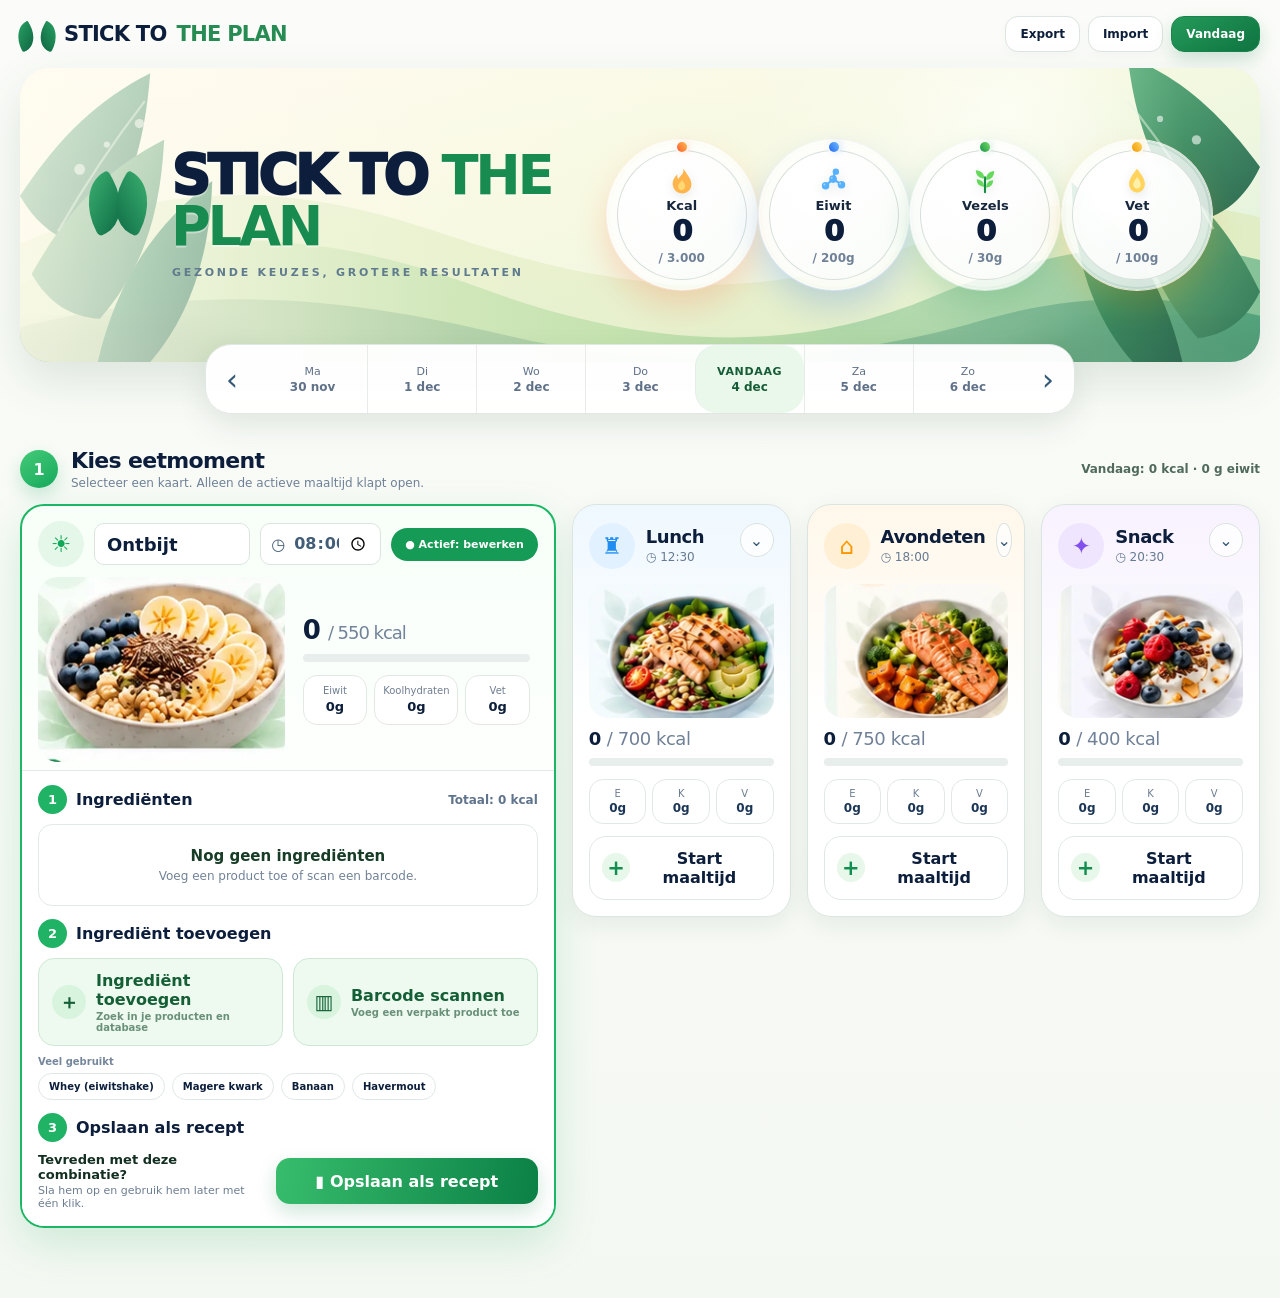
<file: meals/index.html>
<!doctype html>
<html lang="nl">
<head>
<meta charset="utf-8">
<meta name="viewport" content="width=device-width,initial-scale=1,viewport-fit=cover">
<meta name="theme-color" content="#f8fbf6">
<title>STICK TO THE PLAN | Voedingsdagboek</title>
<style>
:root{
 --bg:#f6f8f2;--surface:#fff;--ink:#0c1e3b;--muted:#66778f;--line:#dfe7e5;
 --green:#1bb764;--green2:#05894b;--blue:#3198f3;--orange:#ff9b18;--purple:#8855f4;
 --green-soft:#eefaf2;--blue-soft:#eff7ff;--orange-soft:#fff7e9;--purple-soft:#f7f0ff;
 --shadow:0 18px 50px rgba(33,65,49,.10);--shadow2:0 8px 24px rgba(26,63,47,.07)
}
*{box-sizing:border-box}html{scroll-behavior:smooth}body{margin:0;background:linear-gradient(#fbfcf9,#f4f8f2);color:var(--ink);font-family:Inter,ui-sans-serif,system-ui,-apple-system,"Segoe UI",Arial,sans-serif;-webkit-font-smoothing:antialiased;text-rendering:optimizeLegibility}button,input{font:inherit}button{cursor:pointer;color:inherit}button:focus-visible,input:focus-visible{outline:3px solid #6bcf96;outline-offset:2px}[hidden]{display:none!important}
.app{width:min(1460px,calc(100% - 40px));margin:auto;padding-bottom:70px}
.topbar{height:68px;display:flex;align-items:center;justify-content:space-between;gap:18px}.brand{display:flex;align-items:center;gap:10px;font-weight:850;font-size:21px;letter-spacing:-.035em}.brand-leaf{width:34px;height:28px;position:relative}.brand-leaf:before,.brand-leaf:after{content:"";position:absolute;width:19px;height:26px;background:linear-gradient(145deg,#2aa866,#0d5f40);border-radius:90% 8% 80% 10%;transform-origin:bottom center;bottom:0}.brand-leaf:before{left:2px;transform:rotate(-28deg)}.brand-leaf:after{right:2px;transform:rotate(28deg) scaleX(-1)}.brand b{color:#278b54}.top-actions{display:flex;gap:8px}.ghost{border:1px solid #dce5df;background:#fff;border-radius:13px;padding:10px 14px;font-size:12px;font-weight:720;box-shadow:0 3px 10px #315b3d08}.ghost:hover{background:#f1f8f2}
.hero{position:relative;height:294px;border-radius:30px;overflow:hidden;background:#eef7e8 url('assets/hero-botanical-v3.svg') center/cover no-repeat;box-shadow:0 18px 46px rgba(34,83,48,.13)}
.hero:before{content:"";position:absolute;inset:0;background:linear-gradient(90deg,rgba(255,252,241,.78) 0%,rgba(255,253,244,.34) 35%,rgba(245,255,247,.12) 100%);z-index:0;pointer-events:none}
.hero:after{content:"";position:absolute;inset:0;background:radial-gradient(circle at 76% 26%,rgba(255,255,255,.42),transparent 23%),linear-gradient(180deg,rgba(255,255,255,.10),rgba(255,255,255,0) 58%);z-index:0;pointer-events:none}
.hero-inner{position:relative;z-index:1;height:100%;display:grid;grid-template-columns:1.05fr 1.25fr;align-items:center;gap:28px;padding:28px 62px}.hero-title{display:flex;align-items:center;gap:17px}.hero-logo{width:72px;height:59px;flex:none;position:relative}.hero-logo:before,.hero-logo:after{content:"";position:absolute;width:39px;height:55px;background:linear-gradient(145deg,#40b775,#0a6642);border-radius:90% 8% 80% 10%;bottom:0}.hero-logo:before{left:2px;transform:rotate(-28deg)}.hero-logo:after{right:2px;transform:rotate(28deg) scaleX(-1)}.hero-word{font-size:clamp(36px,4.25vw,62px);line-height:.92;letter-spacing:-.06em;font-weight:930;text-shadow:0 2px 0 rgba(255,255,255,.38)}.hero-word b{color:#178b50}.tagline{margin:14px 0 0 90px;font-size:11px;font-weight:760;letter-spacing:.25em;color:#607b8e;text-transform:uppercase}
.rings{display:grid;grid-template-columns:repeat(4,1fr);gap:16px;align-items:center}
.ring-wrap{text-align:center;min-width:0}
.ring{
 --p:0;--c1:#ff6b3d;--c2:#ffb84f;--ring-shadow:rgba(255,118,60,.20);
 width:150px;aspect-ratio:1;margin:auto;border-radius:50%;position:relative;display:grid;place-items:center;
 background:conic-gradient(from -90deg,var(--c1) 0%,var(--c2) calc(var(--p)*1%),rgba(255,255,255,.68) calc(var(--p)*1%),rgba(255,255,255,.68) 100%);
 box-shadow:0 16px 32px var(--ring-shadow),0 0 0 1px rgba(255,255,255,.88),inset 0 0 0 1px rgba(255,255,255,.44);
}
.ring:before{content:"";position:absolute;inset:10px;border-radius:50%;background:linear-gradient(145deg,rgba(255,255,255,.97),rgba(250,252,250,.92));box-shadow:inset 0 0 0 1px rgba(202,214,207,.74),0 0 0 7px rgba(255,255,255,.36)}
.ring:after{content:"";position:absolute;inset:18px;border-radius:50%;background:radial-gradient(circle at 35% 27%,rgba(255,255,255,.94),rgba(255,255,255,.18) 44%,transparent 70%);pointer-events:none}
.ring-dot{position:absolute;left:50%;top:50%;width:10px;height:10px;border-radius:50%;margin:-5px;z-index:3;background:linear-gradient(145deg,var(--c1),var(--c2));box-shadow:0 2px 7px var(--ring-shadow),0 0 0 2px rgba(255,255,255,.9);transform:rotate(calc(var(--p)*3.6deg - 90deg)) translateX(68px)}
.ring-content{position:relative;z-index:4;text-align:center;line-height:1.05}
.ring-icon{height:31px;display:grid;place-items:center;margin-bottom:2px}
.ring-icon svg{width:30px;height:30px;display:block;overflow:visible;filter:drop-shadow(0 3px 5px rgba(15,43,28,.10))}
.ring-label{font-size:13px;font-weight:790;color:#17273d}
.ring-value{font-size:29px;font-weight:920;margin-top:4px;letter-spacing:-.045em;color:#0c1e3b}
.ring-goal{font-size:12px;color:#6f8097;margin-top:5px;font-weight:560}
#todayBtn{background:linear-gradient(145deg,#249a59,#0f7441);color:#fff;border-color:#1a824d;box-shadow:0 7px 18px rgba(18,122,67,.20)}
#todayBtn:hover{background:linear-gradient(145deg,#2cad68,#126e42);color:#fff}
.date-shell{position:relative;z-index:4;width:min(870px,calc(100% - 80px));margin:-18px auto 0;background:rgba(255,255,255,.96);border:1px solid #e1e7e3;border-radius:26px;box-shadow:0 12px 30px rgba(34,69,51,.10);display:grid;grid-template-columns:52px 1fr 52px;align-items:center;min-height:70px}.arrow{height:100%;border:0;background:transparent;font-size:30px;color:#335776}.arrow:hover{color:#1d9b5b}.week{display:grid;grid-template-columns:repeat(7,1fr);height:100%}.day{border:0;background:transparent;display:grid;place-content:center;gap:2px;border-left:1px solid #e7ece8;color:#5f7189;min-width:0}.day:first-child{border-left:0}.day span{font-size:11px}.day b{font-size:12px}.day.active{background:#eaf8ec;border-radius:22px;color:#155c36}.day.active span{font-size:11px;font-weight:850;text-transform:uppercase;letter-spacing:.06em}.day.has:after{content:"";width:4px;height:4px;background:#1ca45c;border-radius:50%;margin:2px auto 0}
.section-head{margin:34px 0 14px;display:flex;align-items:center;justify-content:space-between;gap:16px}.section-title{display:flex;align-items:center;gap:13px}.step-badge{width:38px;height:38px;border-radius:50%;background:linear-gradient(145deg,#43ca77,#17a95d);color:white;font-weight:900;display:grid;place-items:center;box-shadow:0 8px 18px rgba(23,169,93,.22)}.section-head h2{font-size:22px;margin:0;letter-spacing:-.03em}.section-head p{margin:3px 0 0;color:#708197;font-size:12px}.today-total{font-size:12px;font-weight:750;color:#506a5b}
.meal-grid{display:grid;grid-template-columns:2.45fr 1fr 1fr 1fr;gap:16px;align-items:start}.meal-card{border:1px solid #dbe5df;border-radius:24px;background:#fff;box-shadow:var(--shadow2);overflow:hidden;position:relative;min-width:0;transition:transform .16s,border-color .16s,box-shadow .16s}.meal-card:not(.active){cursor:pointer}.meal-card:not(.active):hover{transform:translateY(-2px);box-shadow:0 14px 30px rgba(32,70,51,.11)}.meal-card.breakfast{background:linear-gradient(180deg,#f7fff8,#fff 48%)}.meal-card.lunch{background:linear-gradient(180deg,#eff8ff,#fff 52%)}.meal-card.dinner{background:linear-gradient(180deg,#fff7ea,#fff 52%)}.meal-card.snack{background:linear-gradient(180deg,#f8f2ff,#fff 52%)}.meal-card.active{border:2px solid var(--green);box-shadow:0 16px 42px rgba(24,168,91,.17)}
.compact{padding:18px 16px 16px}.compact-head{display:flex;align-items:flex-start;gap:11px}.meal-symbol{width:46px;height:46px;border-radius:50%;display:grid;place-items:center;font-size:23px;flex:none}.breakfast .meal-symbol{background:#e4f7e8;color:#11a758}.lunch .meal-symbol{background:#e2f1ff;color:#218df1}.dinner .meal-symbol{background:#fff0d5;color:#ff9700}.snack .meal-symbol{background:#f0e5ff;color:#8250ee}.compact-head h3{margin:3px 0 3px;font-size:18px;letter-spacing:-.025em}.compact-time{font-size:12px;color:#667a92}.chev{margin-left:auto;width:34px;height:34px;border-radius:50%;border:1px solid #d9e2df;background:rgba(255,255,255,.75);display:grid;place-items:center;color:#355875}.food-photo{width:100%;aspect-ratio:1.38/1;object-fit:cover;margin:15px 0 6px;border-radius:20px}.compact-kcal{font-size:18px;font-weight:900;letter-spacing:-.025em}.compact-kcal span{color:#708197;font-weight:500}.progress{height:8px;background:#e7eeeb;border-radius:99px;overflow:hidden;margin:9px 0 13px}.progress i{display:block;height:100%;border-radius:99px}.breakfast .progress i{background:linear-gradient(90deg,#44c977,#1ea55e)}.lunch .progress i{background:#3198f3}.dinner .progress i{background:#ffad2f}.snack .progress i{background:#9467ef}.mini-macros{display:grid;grid-template-columns:repeat(3,1fr);gap:6px}.mini-macro{border:1px solid #e2e8e5;background:rgba(255,255,255,.75);border-radius:14px;padding:8px 4px;text-align:center;font-size:10px;color:#6d7d92}.mini-macro b{display:block;font-size:12px;color:#1b3656;margin-top:2px}.compact-add{margin-top:12px;width:100%;border:1px solid #e1e7e4;background:rgba(255,255,255,.84);border-radius:17px;padding:12px;font-weight:800;display:flex;align-items:center;justify-content:center;gap:8px}.compact-add span{width:29px;height:29px;border-radius:50%;background:#e7f7ea;color:#128f50;display:grid;place-items:center;font-size:21px}
.active-card{padding:0}.active-top{padding:15px 16px 0}.active-head{display:grid;grid-template-columns:auto 1fr auto auto;align-items:center;gap:10px}.edit-field{height:42px;border:1px solid #dbe4df;border-radius:10px;background:#fff;padding:0 12px;color:var(--ink);font-size:18px;font-weight:850;min-width:0}.time-edit{display:flex;align-items:center;gap:7px;border:1px solid #dbe4df;background:#fff;border-radius:10px;height:42px;padding:0 10px;color:#425d77}.time-edit input{border:0;background:transparent;color:inherit;width:78px;font-weight:720;outline:0}.active-pill{border:0;border-radius:99px;background:#159b55;color:#fff;padding:10px 14px;font-size:11px;font-weight:850;white-space:nowrap}.active-summary{display:grid;grid-template-columns:1.05fr 1fr;gap:18px;align-items:center;padding:10px 0 8px}.active-photo{width:100%;height:185px;object-fit:cover;border-radius:20px}.summary-data{padding-right:8px}.big-kcal{font-size:26px;font-weight:900;letter-spacing:-.04em}.big-kcal span{font-size:18px;color:#73839a;font-weight:500}.macro-row{display:grid;grid-template-columns:repeat(3,1fr);gap:7px;margin-top:10px}.macro-chip{border:1px solid #e2e9e5;border-radius:14px;padding:9px 8px;text-align:center;background:#fff}.macro-chip small{display:block;color:#6f7e92;font-size:10px}.macro-chip b{font-size:13px}.active-content{border-top:1px solid #e2e8e5;background:#fff;padding:14px 16px 16px}.flow-title{display:flex;align-items:center;gap:9px;font-weight:900;margin-bottom:10px}.flow-num{width:29px;height:29px;border-radius:50%;display:grid;place-items:center;background:#20b365;color:#fff;font-size:13px}.ingredients{border:1px solid #e3e9e6;border-radius:14px;overflow:hidden}.ingredient{display:grid;grid-template-columns:minmax(0,1fr) 76px 74px 30px;align-items:center;gap:7px;padding:8px 10px;border-top:1px solid #edf1ef}.ingredient:first-child{border-top:0}.ingredient-name{font-size:13px;font-weight:720;white-space:nowrap;overflow:hidden;text-overflow:ellipsis}.grams{height:32px;border:1px solid #dde5e1;border-radius:8px;padding:0 7px;text-align:right;width:76px;color:#193653;background:#fbfdfc}.ingredient-kcal{text-align:right;color:#58708c;font-size:12px}.delete{border:0;background:transparent;color:#768ba0;font-size:18px}.empty{padding:22px;text-align:center;color:#718297;font-size:12px}.empty b{display:block;color:#183d27;font-size:15px;margin-bottom:4px}.flow-block{margin-top:13px}.action-grid{display:grid;grid-template-columns:1fr 1fr;gap:10px}.action{border:1px solid #cfe8d6;background:#eefaf0;border-radius:16px;padding:12px 13px;text-align:left;display:flex;gap:10px;align-items:center;font-weight:850;color:#145f36}.action em{display:block;font-style:normal;font-size:10px;color:#699078;font-weight:550;margin-top:2px}.action-icon{width:34px;height:34px;border-radius:50%;background:#d8f4df;display:grid;place-items:center;font-size:20px;flex:none}.quick-label{margin:10px 0 6px;font-size:10px;color:#76869b;font-weight:800}.quicks{display:flex;gap:7px;flex-wrap:wrap}.quick{border:1px solid #dfe7e3;background:#fff;border-radius:99px;padding:7px 10px;font-size:10px;font-weight:720}.quick:hover{background:#edf8ef}.save-row{display:grid;grid-template-columns:1fr 1.15fr;gap:10px;align-items:center}.save-copy{font-size:11px;color:#6c7d92}.save-copy b{display:block;color:#122f20;font-size:13px;margin-bottom:2px}.save{height:46px;border:0;border-radius:14px;background:linear-gradient(100deg,#37bd6c,#0b8046);color:#fff;font-weight:900;box-shadow:0 8px 20px rgba(15,128,70,.20)}
.smart{margin:15px 0 0 auto;width:min(700px,100%);border:1px solid #cfe0ff;background:linear-gradient(90deg,#f1f7ff,#f8fbff);border-radius:16px;padding:11px 14px;color:#28528d;font-size:11px;display:flex;align-items:center;gap:10px}.smart strong{font-size:12px}.smart-icon{width:34px;height:34px;border-radius:50%;background:#e3efff;display:grid;place-items:center;font-size:18px;flex:none}.smart.sleep{border-color:#dfd4ff;background:linear-gradient(90deg,#f7f3ff,#fcfaff);color:#6245a5}
.dialog{border:0;border-radius:22px;background:#fff;width:min(620px,calc(100vw - 28px));padding:0;box-shadow:0 30px 100px rgba(11,28,20,.28)}.dialog::backdrop{background:rgba(10,23,17,.42);backdrop-filter:blur(4px)}.dlg-head{padding:18px 20px;border-bottom:1px solid #e7ece9;display:flex;justify-content:space-between;align-items:center}.dlg-head h3{margin:0}.close{border:0;background:#eef4f0;width:36px;height:36px;border-radius:50%;font-size:20px}.dlg-body{padding:18px 20px}.search{width:100%;height:46px;border:1px solid #dce5e0;border-radius:13px;padding:0 14px}.results{display:grid;gap:7px;margin-top:13px;max-height:330px;overflow:auto}.food-result{border:1px solid #e0e7e3;background:#fff;border-radius:13px;padding:10px 12px;display:flex;justify-content:space-between;gap:12px;text-align:left}.food-result small{display:block;color:#77889c;margin-top:3px}.food-result span:last-child{color:#169b55;font-size:22px}.scanner{background:#0b1510;border-radius:16px;overflow:hidden;position:relative}.scanner video{width:100%;aspect-ratio:4/3;object-fit:cover;display:block}.scanner:after{content:"";position:absolute;inset:27% 13%;border:2px solid #7df0ac;border-radius:12px;box-shadow:0 0 0 100vmax rgba(0,0,0,.36)}.hint{font-size:11px;color:#728397;margin:10px 0}.toast{position:fixed;left:50%;bottom:24px;transform:translateX(-50%) translateY(20px);background:#163d27;color:#fff;padding:10px 16px;border-radius:99px;font-size:12px;font-weight:700;opacity:0;pointer-events:none;transition:.16s;z-index:99}.toast.show{opacity:1;transform:translateX(-50%) translateY(0)}
@media(max-width:1000px){.app{width:min(100% - 24px,900px)}.hero{height:auto}.hero-inner{grid-template-columns:1fr;padding:24px 28px}.tagline{margin-left:0}.rings{max-width:660px}.ring{width:min(24vw,130px)}.meal-grid{grid-template-columns:repeat(4,1fr)}.meal-card.active{grid-column:1/-1;grid-row:2}.meal-card:not(.active){grid-row:1}.compact{padding:13px}.food-photo{aspect-ratio:1.15}.active-summary{grid-template-columns:240px 1fr}}
@media(max-width:700px){.app{width:100%;padding:0 12px 50px}.topbar{height:58px}.brand{font-size:17px}.top-actions .ghost:not(#todayBtn){display:none}.hero{height:300px;border-radius:24px}.hero-inner{padding:20px 16px;display:block}.hero-title{justify-content:center}.hero-logo{width:46px;height:40px}.hero-logo:before,.hero-logo:after{width:26px;height:38px}.hero-word{font-size:28px}.tagline{text-align:center;font-size:8px;margin:7px 0 10px}.rings{gap:7px}.ring{width:79px}.ring:before{inset:7px}.ring-label{font-size:10px}.ring-value{font-size:19px}.ring-goal{font-size:9px}.ring-icon{font-size:15px}.ring-icon svg{width:19px;height:19px}.ring-dot{width:7px;height:7px;margin:-3.5px;transform:rotate(calc(var(--p)*3.6deg - 90deg)) translateX(36px)}.date-shell{width:calc(100% - 20px);margin:-14px auto 0;grid-template-columns:38px 1fr 38px;min-height:62px}.day:nth-child(1),.day:nth-child(7){display:none}.week{grid-template-columns:repeat(5,1fr)}.section-head{margin:26px 3px 12px}.today-total{display:none}.section-head h2{font-size:19px}.section-head p{font-size:11px}.meal-grid{display:block}.meal-card:not(.active){display:inline-block;width:calc(25% - 6px);vertical-align:top;margin-right:4px;box-shadow:none;border-radius:18px}.meal-card:not(.active) .compact{padding:10px 6px}.meal-card:not(.active) .compact-head{display:block;text-align:center}.meal-card:not(.active) .meal-symbol{margin:auto;width:40px;height:40px}.meal-card:not(.active) .compact-head h3{font-size:13px}.meal-card:not(.active) .compact-time{font-size:10px}.meal-card:not(.active) .chev,.meal-card:not(.active) .food-photo,.meal-card:not(.active) .compact-kcal,.meal-card:not(.active) .progress,.meal-card:not(.active) .mini-macros,.meal-card:not(.active) .compact-add{display:none}.meal-card.active{margin-top:12px;border-radius:22px}.active-head{grid-template-columns:auto 1fr auto}.active-pill{display:none}.edit-field{font-size:17px}.active-summary{grid-template-columns:1fr;gap:8px}.active-photo{height:190px}.summary-data{padding:0}.ingredient{grid-template-columns:minmax(0,1fr) 70px 58px 26px}.action-grid,.save-row{grid-template-columns:1fr}.smart{margin-top:12px}.top-actions{gap:5px}.ghost{padding:8px 10px}.brand-leaf{width:26px;height:22px}.brand-leaf:before,.brand-leaf:after{width:15px;height:21px}}
@media(prefers-reduced-motion:reduce){*{scroll-behavior:auto!important;transition:none!important}}
</style>
</head>
<body>
<div class="app">
 <header class="topbar">
  <div class="brand"><span class="brand-leaf" aria-hidden="true"></span>STICK TO <b>THE PLAN</b></div>
  <div class="top-actions"><button class="ghost" id="exportBtn">Export</button><button class="ghost" id="importBtn">Import</button><button class="ghost" id="todayBtn">Vandaag</button><input id="importFile" type="file" accept="application/json" hidden></div>
 </header>
 <section class="hero" aria-label="Dagdoelen">
  <div class="hero-inner">
   <div><div class="hero-title"><span class="hero-logo" aria-hidden="true"></span><div class="hero-word">STICK TO <b>THE PLAN</b></div></div><div class="tagline">Gezonde keuzes, grotere resultaten</div></div>
   <div class="rings" id="rings"></div>
  </div>
 </section>
 <div class="date-shell"><button class="arrow" id="prevDay" aria-label="Vorige dag">‹</button><div class="week" id="week"></div><button class="arrow" id="nextDay" aria-label="Volgende dag">›</button></div>
 <div class="section-head"><div class="section-title"><span class="step-badge">1</span><div><h2>Kies eetmoment</h2><p>Selecteer een kaart. Alleen de actieve maaltijd klapt open.</p></div></div><div class="today-total" id="todayTotal"></div></div>
 <main class="meal-grid" id="mealGrid"></main>
 <div id="smart"></div>
</div>
<dialog class="dialog" id="foodDialog"><div class="dlg-head"><h3>Ingrediënt toevoegen</h3><button class="close" data-close="foodDialog">×</button></div><div class="dlg-body"><input class="search" id="foodSearch" placeholder="Zoek product of merk…"><div class="hint">Veelgebruikt, eigen producten en Open Food Facts.</div><div class="results" id="foodResults"></div><button class="ghost" id="offSearch" style="width:100%;margin-top:12px">Zoek online via Open Food Facts</button></div></dialog>
<dialog class="dialog" id="scanDialog"><div class="dlg-head"><h3>Barcode scannen</h3><button class="close" data-close="scanDialog">×</button></div><div class="dlg-body"><div class="scanner"><video id="scanVideo" playsinline muted></video></div><div class="hint" id="scanStatus">Richt de camera op de barcode.</div><button class="ghost" id="scanManual" style="width:100%">Barcode handmatig zoeken</button></div></dialog>
<div class="toast" id="toast"></div>
<script>
'use strict';
const $=id=>document.getElementById(id), KEY='hes-fuel-diary-v1', LEGACY_KEY='hes-fuel-simple-cards-v1';
const GOALS={k:3000,p:200,c:350,f:100,fiber:30};
const PREFS={training:'19:00',bed:'22:00',grams:400,kcal:650,waterHours:3};
const SLOTS=[
 {id:'breakfast',title:'Ontbijt',time:'08:00',goal:550,cls:'breakfast',icon:'☀',img:'[data-uri]'},
 {id:'lunch',title:'Lunch',time:'12:30',goal:700,cls:'lunch',icon:'♜',img:'[data-uri]'},
 {id:'dinner',title:'Avondeten',time:'18:00',goal:750,cls:'dinner',icon:'⌂',img:'[data-uri]'},
 {id:'snack',title:'Snack',time:'20:30',goal:400,cls:'snack',icon:'✦',img:'[data-uri]'}
];
const defaultFoods={quark:{name:'Magere kwark',k:59,p:10,c:3.5,f:.2,fiber:0},oats:{name:'Havermout',k:370,p:13,c:60,f:7,fiber:9.5},cashews:{name:'Cashewnoten',k:580,p:18,c:30,f:44,fiber:3.3},banana:{name:'Banaan',k:89,p:1,c:21,f:.3,fiber:2.6},milk:{name:'Halfvolle melk',k:47,p:3.5,c:4.8,f:1.5,fiber:0,unit:'ml'},whey:{name:'Whey (eiwitshake)',k:390,p:76,c:8,f:6,fiber:0},chicken:{name:'Kipfilet',k:110,p:23,c:0,f:1.8,fiber:0},rice:{name:'Rijst (droog)',k:360,p:7,c:78,f:1,fiber:1},broccoli:{name:'Broccoli',k:35,p:3,c:3,f:.4,fiber:2.6},oil:{name:'Olijfolie',k:900,p:0,c:0,f:100,fiber:0},bread:{name:'Volkorenbrood',k:245,p:9,c:40,f:3.5,fiber:6.8},eggs:{name:'Eieren',k:143,p:12.6,c:.7,f:10,fiber:0},pb:{name:'100% pindakaas',k:630,p:26,c:12,f:52,fiber:8},potato:{name:'Aardappelen',k:78,p:2,c:17,f:.1,fiber:2.2},pasta:{name:'Pasta (droog)',k:360,p:12,c:72,f:1.5,fiber:3},salmon:{name:'Zalm',k:208,p:20,c:0,f:14,fiber:0},berries:{name:'Blauwe bessen',k:55,p:.7,c:10,f:.3,fiber:2.4},wraps:{name:'Volkorenwrap',k:320,p:9,c:51,f:9,fiber:6},avocado:{name:'Avocado',k:170,p:2,c:2,f:16,fiber:6.7},veg:{name:'Gemengde groenten',k:35,p:2,c:4,f:.4,fiber:2.2}};
const foods=Object.fromEntries(Object.entries(defaultFoods).map(([id,f])=>[id,{id,unit:'g',...f}]));
const uid=()=>Date.now().toString(36)+Math.random().toString(36).slice(2,8), pad=n=>String(n).padStart(2,'0');
const dateId=d=>`${d.getFullYear()}-${pad(d.getMonth()+1)}-${pad(d.getDate())}`;
const fromDate=s=>{const[a,b,c]=s.split('-').map(Number);return new Date(a,b-1,c)};
const shift=(s,n)=>{let d=fromDate(s);d.setDate(d.getDate()+n);return dateId(d)};
const TODAY=dateId(new Date()); let selectedDate=TODAY, activeSlot='breakfast';
let legacy=null;try{legacy=JSON.parse(localStorage.getItem(LEGACY_KEY)||'null')}catch{}
const blank=()=>({version:3,days:{},templates:Array.isArray(legacy?.templates)?legacy.templates:[],customFoods:legacy?.customFoods||{},goals:{...GOALS},prefs:{...PREFS},legacyPlan:Array.isArray(legacy?.cards)?legacy.cards:null});
let state;try{state=JSON.parse(localStorage.getItem(KEY)||'null')}catch{};if(!state||!state.days||!state.customFoods)state=blank();state.templates=Array.isArray(state.templates)?state.templates:[];state.goals={...GOALS,...state.goals};state.prefs={...PREFS,...state.prefs};
const dayLog=()=>Array.isArray(state.days[selectedDate])?state.days[selectedDate]:(state.days[selectedDate]=[]);
const food=id=>state.customFoods[id]||foods[id]||null;
const inferSlot=m=>m.kind&&SLOTS.some(s=>s.id===m.kind)?m.kind:(m.time<'11:00'?'breakfast':m.time<'16:00'?'lunch':m.time<'20:00'?'dinner':'snack');
function mealsForSlot(id){return dayLog().filter(m=>inferSlot(m)===id)}
function slotMeal(id){return mealsForSlot(id)[0]||null}
function ensureMeal(id){let m=slotMeal(id);if(m)return m;const s=SLOTS.find(x=>x.id===id);m={id:uid(),kind:id,time:s.time,title:s.title,items:[],open:true};dayLog().push(m);save();return m}
function macro(items){let o={k:0,p:0,c:0,f:0,fiber:0,g:0};for(const it of items||[]){let x=food(it.id),g=Number(it.g)||0;if(!x||g<0)continue;o.g+=g;for(const k of ['k','p','c','f','fiber'])o[k]+=g*Number(x[k]||0)/100}return o}
function dayTotals(){let o={k:0,p:0,c:0,f:0,fiber:0};for(const m of dayLog()){let a=macro(m.items);for(const k of Object.keys(o))o[k]+=a[k]}return o}
function save(){localStorage.setItem(KEY,JSON.stringify(state))}
function haptic(ms=8){try{if(navigator.vibrate)navigator.vibrate(ms)}catch{}}
let tt;function toast(t){const e=$('toast');e.textContent=t;e.classList.add('show');clearTimeout(tt);tt=setTimeout(()=>e.classList.remove('show'),2200)}
const esc=s=>String(s??'').replace(/[&<>"']/g,c=>({'&':'&amp;','<':'&lt;','>':'&gt;','"':'&quot;',"'":'&#39;'}[c]));
const round=n=>Math.round(Number(n)||0);
function pct(v,g){return Math.max(0,Math.min(100,g?100*v/g:0))}
const METRIC_ICONS={
 kcal:'<svg viewBox="0 0 32 32" aria-hidden="true"><defs><linearGradient id="mkcal" x1="5" y1="3" x2="27" y2="29"><stop stop-color="#ffb44c"/><stop offset=".55" stop-color="#ff6a31"/><stop offset="1" stop-color="#ec3d1f"/></linearGradient></defs><path fill="url(#mkcal)" d="M17.4 2.8c1.2 5.3-3.7 7.8-5.5 11.2-1-1.5-1.2-3.2-.7-5.2C7.8 12 5.5 15.8 6.1 20.1c.7 5.3 4.9 9.1 10.1 9.1 5.5 0 9.8-4.1 9.8-9.7 0-4.9-3-8.1-8.6-16.7Z"/><path fill="#ffd874" d="M16.2 15.2c2.4 3 3.5 4.9 3.2 7-.3 2.1-1.8 3.6-3.8 3.6-2.2 0-3.8-1.7-3.8-3.9 0-2.2 1.6-4.3 4.4-6.7Z"/></svg>',
 protein:'<svg viewBox="0 0 32 32" aria-hidden="true"><defs><linearGradient id="mprotein" x1="3" y1="4" x2="29" y2="28"><stop stop-color="#56b1ff"/><stop offset=".52" stop-color="#2c7df2"/><stop offset="1" stop-color="#1957d8"/></linearGradient></defs><g fill="none" stroke="url(#mprotein)" stroke-width="2.3" stroke-linecap="round"><path d="M8 20 15 14 23 19M15 14l2-7"/></g><g fill="url(#mprotein)"><circle cx="7" cy="21" r="4"/><circle cx="15" cy="14" r="4.1"/><circle cx="24" cy="20" r="4"/><circle cx="18" cy="6" r="3.4"/></g><g fill="#a8d5ff"><circle cx="5.7" cy="19.7" r="1"/><circle cx="13.6" cy="12.6" r="1"/><circle cx="22.6" cy="18.6" r="1"/></g></svg>',
 fiber:'<svg viewBox="0 0 32 32" aria-hidden="true"><defs><linearGradient id="mfiber" x1="6" y1="4" x2="26" y2="29"><stop stop-color="#65d95d"/><stop offset=".55" stop-color="#2aae55"/><stop offset="1" stop-color="#0f8140"/></linearGradient></defs><path d="M16 28V12" stroke="#168b43" stroke-width="2.2" stroke-linecap="round"/><path fill="url(#mfiber)" d="M15.2 13.4C9.4 13 6.1 9.7 6.2 4.5c5.8.4 9.1 3.5 9 8.9ZM17 14.7c.3-6 3.6-9.3 8.8-9.5-.1 5.8-3.1 9.2-8.8 9.5ZM15 22.1c-5.2-.5-8-3.4-7.8-8 5.2.5 8 3.2 7.8 8ZM17.1 23c.3-5 3.2-7.7 7.6-7.8-.2 4.8-2.7 7.5-7.6 7.8Z"/></svg>',
 fat:'<svg viewBox="0 0 32 32" aria-hidden="true"><defs><linearGradient id="mfat" x1="7" y1="4" x2="25" y2="28"><stop stop-color="#ffd35c"/><stop offset=".5" stop-color="#ffb21e"/><stop offset="1" stop-color="#e98a00"/></linearGradient></defs><path fill="url(#mfat)" d="M16 2.8C12 8.1 7.6 13.3 7.6 19.2c0 5 3.7 9 8.4 9s8.4-4 8.4-9C24.4 13.3 20 8.1 16 2.8Z"/><path fill="#fff1ac" d="M16.2 12.1c-2.4 3.1-4.2 5.5-4.2 7.7 0 2.4 1.8 4.3 4 4.3 2.3 0 4-1.9 4-4.2 0-2.2-1.6-4.6-3.8-7.8Z"/></svg>'
};
function ring(label,key,goal,c1,c2,shadow,iconKey,unit=''){
 const t=dayTotals(),v=t[key]||0,goalText=Number(goal).toLocaleString('nl-NL');
 return '<div class="ring-wrap"><div class="ring" style="--p:'+pct(v,goal)+';--c1:'+c1+';--c2:'+c2+';--ring-shadow:'+shadow+'"><span class="ring-dot" aria-hidden="true"></span><div class="ring-content"><div class="ring-icon">'+METRIC_ICONS[iconKey]+'</div><div class="ring-label">'+label+'</div><div class="ring-value">'+round(v)+'</div><div class="ring-goal">/ '+goalText+unit+'</div></div></div></div>';
}
function renderRings(){
 let g=state.goals;
 $('rings').innerHTML=
  ring('Kcal','k',g.k,'#ff5b32','#ffbb4b','rgba(255,102,50,.22)','kcal')+
  ring('Eiwit','p',g.p,'#2368ef','#6ebcff','rgba(39,111,238,.22)','protein','g')+
  ring('Vezels','fiber',g.fiber||30,'#16934b','#76dc63','rgba(24,145,73,.20)','fiber','g')+
  ring('Vet','f',g.f,'#f29a00','#ffd65f','rgba(242,154,0,.20)','fat','g');
 let t=dayTotals();$('todayTotal').textContent='Vandaag: '+round(t.k)+' kcal · '+round(t.p)+' g eiwit';
}
function renderWeek(){const d=fromDate(selectedDate),monday=new Date(d);monday.setDate(d.getDate()-((d.getDay()+6)%7));$('week').innerHTML='';for(let i=0;i<7;i++){let x=new Date(monday);x.setDate(monday.getDate()+i);let id=dateId(x),b=document.createElement('button');b.className='day'+(id===selectedDate?' active':'')+((state.days[id]||[]).some(m=>m.items?.length)?' has':'');b.innerHTML=`<span>${id===TODAY?'Vandaag':['Ma','Di','Wo','Do','Vr','Za','Zo'][i]}</span><b>${x.getDate()} ${['jan','feb','mrt','apr','mei','jun','jul','aug','sep','okt','nov','dec'][x.getMonth()]}</b>`;b.onclick=()=>{selectedDate=id;pickInitial();render();haptic(6)};$('week').append(b)}}
function slotTotals(id){let ms=mealsForSlot(id),o={k:0,p:0,c:0,f:0,fiber:0,g:0};for(const m of ms){let a=macro(m.items);for(const k in o)o[k]+=a[k]||0}return o}
function titleFor(id){return slotMeal(id)?.title||SLOTS.find(x=>x.id===id).title}function timeFor(id){return slotMeal(id)?.time||SLOTS.find(x=>x.id===id).time}
function compactCard(s){let a=slotTotals(s.id),m=slotMeal(s.id),count=m?.items?.length||0;return `<article class="meal-card ${s.cls}" data-slot="${s.id}" tabindex="0" role="button" aria-label="Open ${esc(titleFor(s.id))}"><div class="compact"><div class="compact-head"><div class="meal-symbol">${s.icon}</div><div><h3>${esc(titleFor(s.id))}</h3><div class="compact-time">◷ ${esc(timeFor(s.id))}</div></div><div class="chev">⌄</div></div><img class="food-photo" src="${s.img}" alt=""><div class="compact-kcal">${round(a.k)} <span>/ ${s.goal} kcal</span></div><div class="progress"><i style="width:${pct(a.k,s.goal)}%"></i></div><div class="mini-macros"><div class="mini-macro">E<b>${round(a.p)}g</b></div><div class="mini-macro">K<b>${round(a.c)}g</b></div><div class="mini-macro">V<b>${round(a.f)}g</b></div></div><button class="compact-add" data-add-slot="${s.id}"><span>+</span>${count?'Voeg toe':'Start maaltijd'}</button></div></article>`}
function smartFor(m,a){if(!m)return'';const prefs=state.prefs||PREFS,mins=t=>{let[h,n]=t.split(':').map(Number);return h*60+n},meal=mins(m.time),train=mins(prefs.training);let dt=train-meal;if(dt>=0&&dt<=120&&(a.g>=prefs.grams||a.k>=prefs.kcal))return `<div class="smart"><div class="smart-icon">🏃</div><div><strong>Training ${prefs.training} · houd dit eetmoment wat lichter</strong><br>${round(a.g)} g · ${round(a.k)} kcal ligt dicht op je training. Dit is alleen een seintje, geen blokkade.</div></div>`;return''}
function activeCard(s){let m=ensureMeal(s.id),a=macro(m.items);const items=m.items||[];return `<article class="meal-card active ${s.cls}" data-slot="${s.id}"><div class="active-card"><div class="active-top"><div class="active-head"><div class="meal-symbol">${s.icon}</div><input class="edit-field" id="mealTitle" maxlength="70" value="${esc(m.title)}" aria-label="Maaltijdtitel"><label class="time-edit">◷ <input id="mealTime" type="time" value="${esc(m.time)}"></label><button class="active-pill">● Actief: bewerken</button></div><div class="active-summary"><img class="active-photo" src="${s.img}" alt=""><div class="summary-data"><div class="big-kcal">${round(a.k)} <span>/ ${s.goal} kcal</span></div><div class="progress"><i style="width:${pct(a.k,s.goal)}%"></i></div><div class="macro-row"><div class="macro-chip"><small>Eiwit</small><b>${round(a.p)}g</b></div><div class="macro-chip"><small>Koolhydraten</small><b>${round(a.c)}g</b></div><div class="macro-chip"><small>Vet</small><b>${round(a.f)}g</b></div></div>${smartFor(m,a)}</div></div></div><div class="active-content"><div class="flow-title"><span class="flow-num">1</span>Ingrediënten <span style="margin-left:auto;font-size:12px;font-weight:700;color:#5f738d">Totaal: ${round(a.k)} kcal</span></div><div class="ingredients">${items.length?items.map((it,i)=>{let f=food(it.id);return `<div class="ingredient"><div class="ingredient-name">${esc(f?.name||'Onbekend')}</div><input class="grams" data-grams="${i}" type="number" min="0" max="2500" value="${Number(it.g)||0}"><div class="ingredient-kcal">${round((f?.k||0)*(Number(it.g)||0)/100)} kcal</div><button class="delete" data-delete="${i}">×</button></div>`}).join(''):`<div class="empty"><b>Nog geen ingrediënten</b>Voeg een product toe of scan een barcode.</div>`}</div><div class="flow-block"><div class="flow-title"><span class="flow-num">2</span>Ingrediënt toevoegen</div><div class="action-grid"><button class="action" id="addFood"><span class="action-icon">＋</span><span>Ingrediënt toevoegen<em>Zoek in je producten en database</em></span></button><button class="action" id="scanFood"><span class="action-icon">▥</span><span>Barcode scannen<em>Voeg een verpakt product toe</em></span></button></div><div class="quick-label">Veel gebruikt</div><div class="quicks">${['whey','quark','banana','oats'].map(id=>`<button class="quick" data-quick="${id}">${esc(foods[id].name)}</button>`).join('')}</div></div><div class="flow-block"><div class="flow-title"><span class="flow-num">3</span>Opslaan als recept</div><div class="save-row"><div class="save-copy"><b>Tevreden met deze combinatie?</b>Sla hem op en gebruik hem later met één klik.</div><button class="save" id="saveRecipe">▮ Opslaan als recept</button></div></div></div></div></article>`}
function renderMeals(){let html='';for(const s of SLOTS)html+=s.id===activeSlot?activeCard(s):compactCard(s);$('mealGrid').innerHTML=html;bindMeals()}
function bindMeals(){document.querySelectorAll('.meal-card:not(.active)').forEach(card=>{card.onclick=e=>{if(e.target.closest('[data-add-slot]'))return;activeSlot=card.dataset.slot;ensureMeal(activeSlot);renderMeals();haptic(8)};card.onkeydown=e=>{if(e.key==='Enter'||e.key===' '){e.preventDefault();card.click()}}});document.querySelectorAll('[data-add-slot]').forEach(b=>b.onclick=e=>{e.stopPropagation();activeSlot=b.dataset.addSlot;ensureMeal(activeSlot);renderMeals();setTimeout(()=>$('addFood')?.click(),0);haptic(8)});let m=slotMeal(activeSlot);$('mealTitle')?.addEventListener('change',e=>{m.title=e.target.value.trim()||SLOTS.find(x=>x.id===activeSlot).title;save();renderMeals()});$('mealTime')?.addEventListener('change',e=>{if(/^([01]\d|2[0-3]):[0-5]\d$/.test(e.target.value)){m.time=e.target.value;m.kind=activeSlot;save();renderMeals()}});document.querySelectorAll('[data-grams]').forEach(x=>x.oninput=e=>{let i=Number(e.target.dataset.grams),v=Math.max(0,Math.min(2500,Number(e.target.value)||0));m.items[i].g=v;save();renderRings();requestAnimationFrame(renderMeals)});document.querySelectorAll('[data-delete]').forEach(x=>x.onclick=e=>{m.items.splice(Number(e.target.dataset.delete),1);save();render();haptic(8)});document.querySelectorAll('[data-quick]').forEach(x=>x.onclick=()=>{addToActive(x.dataset.quick, x.dataset.quick==='whey'?30:x.dataset.quick==='quark'?250:x.dataset.quick==='banana'?100:50)});$('addFood')?.addEventListener('click',openFood);$('scanFood')?.addEventListener('click',openScanner);$('saveRecipe')?.addEventListener('click',saveRecipe)}
function addToActive(id,g){let m=ensureMeal(activeSlot);if(!food(id))return;let hit=m.items.find(x=>x.id===id);hit?hit.g+=g:m.items.push({id,g});m.kind=activeSlot;save();render();haptic(10);toast(`${food(id).name} toegevoegd`)}
function renderSmart(){const now=new Date(),mins=now.getHours()*60+now.getMinutes(),bed=(+state.prefs.bed.split(':')[0])*60+(+state.prefs.bed.split(':')[1]),start=bed-state.prefs.waterHours*60;let text='';if(selectedDate===TODAY&&mins>=start&&mins<=bed+30)text=`<div class="smart sleep"><div class="smart-icon">☾</div><div><strong>Bedtijd ${state.prefs.bed} · houd grote hoeveelheden drinken rustig</strong><br>Kleine slokken en drinken rond je training blijven prima; dit is alleen een subtiele reminder.</div></div>`;$('smart').innerHTML=text}
function pickInitial(){let withFood=SLOTS.find(s=>(slotMeal(s.id)?.items||[]).length);activeSlot=withFood?.id||'breakfast'}
function render(){renderRings();renderWeek();renderMeals();renderSmart()}
function openFood(){const d=$('foodDialog');$('foodSearch').value='';renderFoodResults(Object.values({...foods,...state.customFoods}).slice(0,18));d.showModal();setTimeout(()=>$('foodSearch').focus(),50)}
function renderFoodResults(rows){$('foodResults').innerHTML=rows.map(f=>`<button class="food-result" data-food="${esc(f.id)}"><span><b>${esc(f.name)}</b><small>${round(f.k)} kcal · ${round(f.p)} g eiwit / 100 ${esc(f.unit||'g')}</small></span><span>＋</span></button>`).join('')||'<div class="empty">Geen resultaten.</div>';document.querySelectorAll('[data-food]').forEach(b=>b.onclick=()=>{addToActive(b.dataset.food,100);$('foodDialog').close()})}
$('foodSearch').oninput=e=>{let q=e.target.value.toLocaleLowerCase('nl').trim(),all=Object.values({...foods,...state.customFoods});renderFoodResults(all.filter(f=>f.name.toLocaleLowerCase('nl').includes(q)).slice(0,20))};
$('offSearch').onclick=async()=>{let q=$('foodSearch').value.trim();if(q.length<2)return toast('Typ eerst een product of barcode');$('offSearch').disabled=true;$('offSearch').textContent='Zoeken…';try{let barcode=/^\d{8,14}$/.test(q),url=barcode?`https://world.openfoodfacts.org/api/v2/product/${encodeURIComponent(q)}.json`:`https://world.openfoodfacts.org/cgi/search.pl?search_terms=${encodeURIComponent(q)}&search_simple=1&action=process&json=1&page_size=20`;let r=await fetch(url,{headers:{Accept:'application/json'},credentials:'omit'});if(!r.ok)throw Error();let j=await r.json(),ps=barcode?(j.product?[j.product]:[]):j.products||[],rows=[];for(const p of ps){let n=p.nutriments||{},name=(p.product_name_nl||p.product_name||'').trim(),k=Number(n['energy-kcal_100g']);if(!Number.isFinite(k)&&Number.isFinite(Number(n['energy-kj_100g'])))k=Number(n['energy-kj_100g'])/4.184;let obj={id:'off:'+String(p.code||'').replace(/\D/g,''),name,k,p:Number(n.proteins_100g),c:Number(n.carbohydrates_100g),f:Number(n.fat_100g),fiber:Number(n.fiber_100g)||0,unit:'g'};if(name&&/^off:\d{8,14}$/.test(obj.id)&&[obj.k,obj.p,obj.c,obj.f].every(Number.isFinite)){state.customFoods[obj.id]=obj;rows.push(obj)}}save();renderFoodResults(rows.slice(0,20))}catch{toast('Online zoeken lukt nu niet')}finally{$('offSearch').disabled=false;$('offSearch').textContent='Zoek online via Open Food Facts'}};
let scanStream=null,scanTimer=null;async function openScanner(){try{$('scanDialog').showModal();$('scanStatus').textContent='Camera starten…';if(!navigator.mediaDevices?.getUserMedia)throw Error('Camera niet beschikbaar');scanStream=await navigator.mediaDevices.getUserMedia({video:{facingMode:{ideal:'environment'}},audio:false});$('scanVideo').srcObject=scanStream;await $('scanVideo').play();$('scanStatus').textContent='Richt de camera op de barcode.';if('BarcodeDetector'in window){let detector=new BarcodeDetector({formats:['ean_13','ean_8','upc_a','upc_e','code_128']});const loop=async()=>{if(!$('scanDialog').open)return;try{let codes=await detector.detect($('scanVideo'));let code=codes.find(x=>/^\d{8,14}$/.test(x.rawValue||''));if(code){stopScan();$('scanDialog').close();$('foodDialog').showModal();$('foodSearch').value=code.rawValue;$('offSearch').click();haptic(15);return}}catch{}scanTimer=setTimeout(loop,220)};loop()}else $('scanStatus').textContent='Automatische scan niet ondersteund. Gebruik handmatig zoeken.'}catch(e){$('scanStatus').textContent='Camera niet beschikbaar. Gebruik handmatig zoeken.'}}
function stopScan(){clearTimeout(scanTimer);for(const t of scanStream?.getTracks()||[])t.stop();scanStream=null;$('scanVideo').srcObject=null}$('scanDialog').addEventListener('close',stopScan);$('scanManual').onclick=()=>{$('scanDialog').close();openFood()};
function saveRecipe(){let m=slotMeal(activeSlot);if(!m?.items.length)return toast('Voeg eerst ingrediënten toe');let existing=state.templates.find(x=>x.name?.toLocaleLowerCase('nl')===m.title.toLocaleLowerCase('nl'));let recipe={id:existing?.id||uid(),name:m.title,items:m.items.map(x=>({...x}))};if(existing)Object.assign(existing,recipe);else state.templates.push(recipe);save();haptic(12);toast('Recept opgeslagen ✓')}
function download(name,text){let u=URL.createObjectURL(new Blob([text],{type:'application/json'})),a=document.createElement('a');a.href=u;a.download=name;a.click();setTimeout(()=>URL.revokeObjectURL(u),1000)}
$('exportBtn').onclick=()=>download('stick-to-the-plan-'+TODAY+'.json',JSON.stringify({app:'hes-fuel-diary',schema_version:3,data:state},null,2));$('importBtn').onclick=()=>$('importFile').click();$('importFile').onchange=async e=>{let f=e.target.files?.[0];if(!f)return;try{let j=JSON.parse(await f.text());if(j?.app!=='hes-fuel-diary'||!j.data?.days)throw Error();if(confirm('Huidig dagboek vervangen door deze import?')){state=j.data;state.goals={...GOALS,...state.goals};state.prefs={...PREFS,...state.prefs};save();pickInitial();render();toast('Dagboek geïmporteerd')}}catch{toast('Import mislukt')}e.target.value=''};$('todayBtn').onclick=()=>{selectedDate=TODAY;pickInitial();render()};$('prevDay').onclick=()=>{selectedDate=shift(selectedDate,-1);pickInitial();render();haptic(6)};$('nextDay').onclick=()=>{selectedDate=shift(selectedDate,1);pickInitial();render();haptic(6)};document.querySelectorAll('[data-close]').forEach(b=>b.onclick=()=>$(b.dataset.close).close());for(const d of document.querySelectorAll('dialog'))d.onclick=e=>{if(e.target===d)d.close()};
pickInitial();render();
</script>
</body>
</html>
</file>
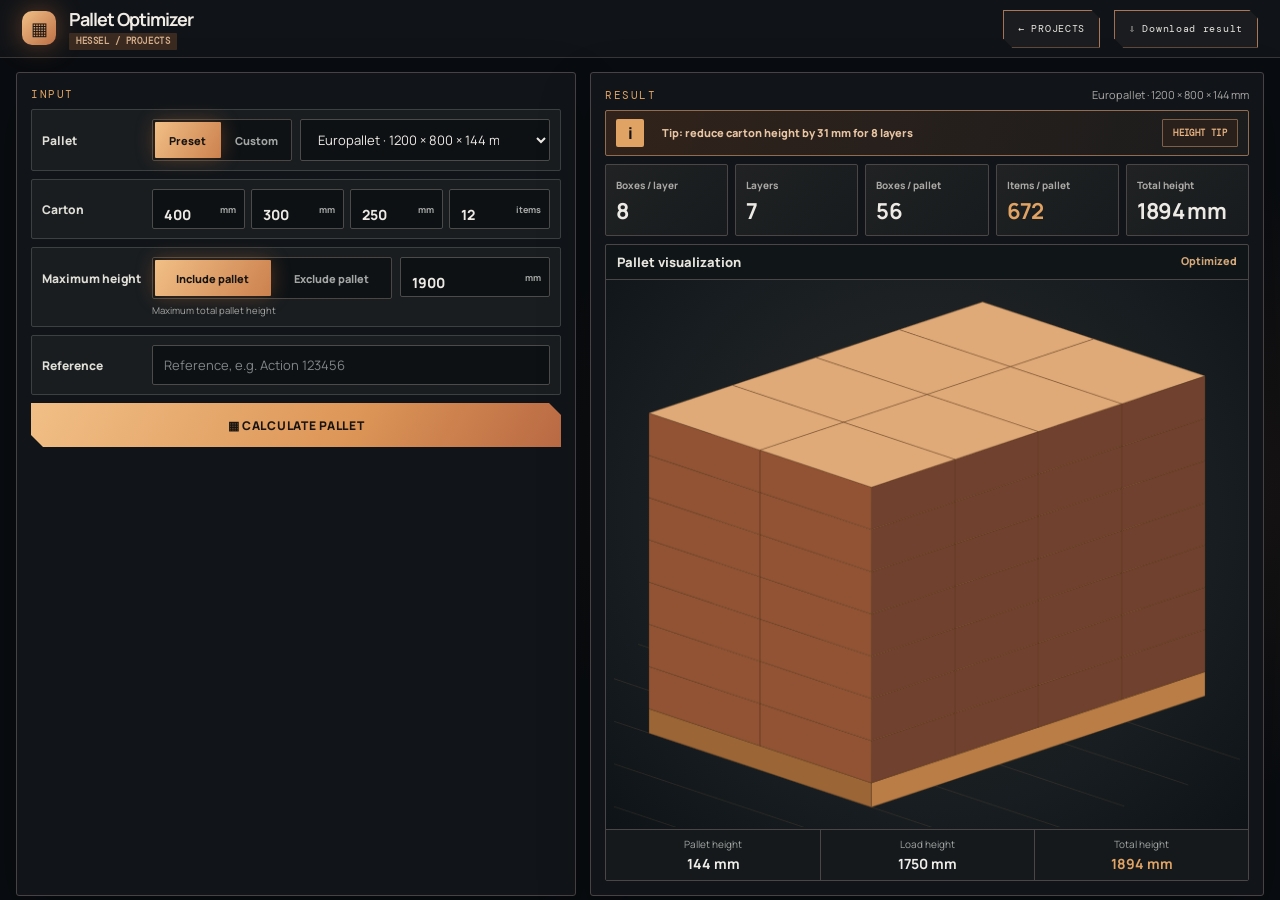
<file: pallet-optimizer/index.html>
<!doctype html>
<html lang="en">
<head>
  <meta charset="utf-8">
  <meta name="viewport" content="width=device-width,initial-scale=1">
  <meta name="theme-color" content="#090c10">
  <meta name="description" content="Optimize pallet layouts, carton counts and height with a visual result. A project by Hessel de Vries.">
  <link rel="canonical" href="https://hesseldevries.com/pallet-optimizer/">
  <link rel="manifest" href="manifest.webmanifest">
  <link rel="stylesheet" href="assets/style.css">
  <link rel="stylesheet" href="assets/cards.css">
  <link rel="stylesheet" href="assets/site-theme.css">
  <title>Pallet Optimizer | Hessel de Vries</title>
</head>
<body>
<header class="topbar compact-topbar">
  <div class="topbar-inner">
    <a class="brand" href="./" aria-label="Pallet Optimizer home">
      <span class="brand-icon">▦</span>
      <span><strong>Pallet Optimizer</strong></span>
    </a>
    <a class="site-back" href="/projects/">← PROJECTS</a>
    <button id="downloadResult" class="download-button" type="button" disabled>⇩ Download result</button>
  </div>
</header>

<main class="workspace compact-workspace">
  <section class="panel input-panel compact-input-panel">
    <header class="panel-heading compact-panel-heading"><span>INPUT</span></header>
    <form id="calculatorForm" class="compact-form" novalidate>

      <section class="compact-section pallet-section">
        <div class="section-label">Pallet</div>
        <div class="pallet-inline">
          <div class="segmented-control pallet-mode compact-toggle">
            <button type="button" class="active" data-pallet-mode="preset">Preset</button>
            <button type="button" data-pallet-mode="custom">Custom</button>
          </div>
          <label id="presetPalletField" class="select-wrap grow-field">
            <select id="pallet_id">
              <option value="euro">Europallet · 1200 × 800 × 144 mm</option>
              <option value="block">Block pallet · 1200 × 1000 × 144 mm</option>
              <option value="half">Half pallet · 800 × 600 × 144 mm</option>
            </select>
          </label>
        </div>
        <div class="custom-pallet-grid compact-custom-grid" id="customPalletFields" hidden>
          <label class="ghost-field"><input id="custom_pallet_length_mm" type="number" min="1" value="1200" placeholder="Length"><span>mm</span></label>
          <label class="ghost-field"><input id="custom_pallet_width_mm" type="number" min="1" value="800" placeholder="Width"><span>mm</span></label>
          <label class="ghost-field"><input id="custom_pallet_height_mm" type="number" min="1" value="144" placeholder="Height"><span>mm</span></label>
        </div>
      </section>

      <section class="compact-section carton-section">
        <div class="section-label">Carton</div>
        <div class="carton-grid">
          <label class="ghost-field"><input id="box_length_mm" type="number" min="1" value="400" required placeholder="Length"><span>mm</span></label>
          <label class="ghost-field"><input id="box_width_mm" type="number" min="1" value="300" required placeholder="Width"><span>mm</span></label>
          <label class="ghost-field"><input id="box_height_mm" type="number" min="1" value="250" required placeholder="Height"><span>mm</span></label>
          <label class="ghost-field case-qty"><input id="case_quantity" type="number" min="1" value="12" required placeholder="Case qty"><span>items</span></label>
        </div>
      </section>

      <section class="compact-section height-section">
        <div class="section-label">Maximum height</div>
        <div class="height-inline">
          <div class="segmented-control compact-toggle height-toggle">
            <button type="button" class="active" data-height-mode="inclusive">Include pallet</button>
            <button type="button" data-height-mode="exclusive">Exclude pallet</button>
          </div>
          <label class="ghost-field max-height-input">
            <input id="max_total_height_mm" type="number" min="1" value="1900" required placeholder="Maximum height">
            <span>mm</span>
          </label>
        </div>
        <span id="heightLabel" class="mode-caption">Maximum total pallet height</span>
      </section>

      <section class="compact-section reference-section">
        <div class="section-label">Reference</div>
        <label class="simple-reference">
          <input id="reference" type="text" maxlength="80" placeholder="Reference, e.g. Action 123456">
        </label>
      </section>

      <section class="compact-calculate">
        <button class="primary-button" type="submit">▦ Calculate pallet</button>
      </section>

      <div id="formError" class="error-message" hidden></div>
    </form>
  </section>

  <section class="panel result-panel compact-result-panel" id="resultCard" tabindex="-1">
    <header class="panel-heading result-heading compact-result-heading">
      <span>RESULT</span>
      <small id="resultSubtitle">Europallet · 1200 × 800 × 144 mm</small>
    </header>

    <aside id="heightAdvice" class="advice-card compact-advice">
      <span class="advice-icon">i</span>
      <p id="heightAdviceText">Calculate the pallet to see height advice.</p>
      <strong>HEIGHT TIP</strong>
    </aside>

    <div class="metric-grid compact-metrics">
      <article><span>Boxes / layer</span><strong id="boxesPerLayer">8</strong></article>
      <article><span>Layers</span><strong id="layers">6</strong></article>
      <article><span>Boxes / pallet</span><strong id="boxesPerPallet">48</strong></article>
      <article><span>Pallet Qty</span><strong id="palletQuantity">576</strong></article>
      <article><span>Total height</span><strong id="totalHeight">1644 mm</strong></article>
    </div>

    <section class="visual-card compact-visual-card">
      <div class="visual-title">Pallet visualization <small id="solverStatus"></small></div>
      <div class="canvas-wrap"><canvas id="palletCanvas" width="1100" height="620"></canvas></div>
      <div class="height-summary">
        <span><small>Pallet height</small><strong id="palletHeight">144 mm</strong></span>
        <span><small>Load height</small><strong id="loadHeight">1500 mm</strong></span>
        <span><small>Total height</small><strong id="heightSummaryTotal">1644 mm</strong></span>
      </div>
    </section>
  </section>
</main>
<script src="assets/optimizer.js"></script>
<script src="assets/app.js"></script>
</body>
</html>
</file>
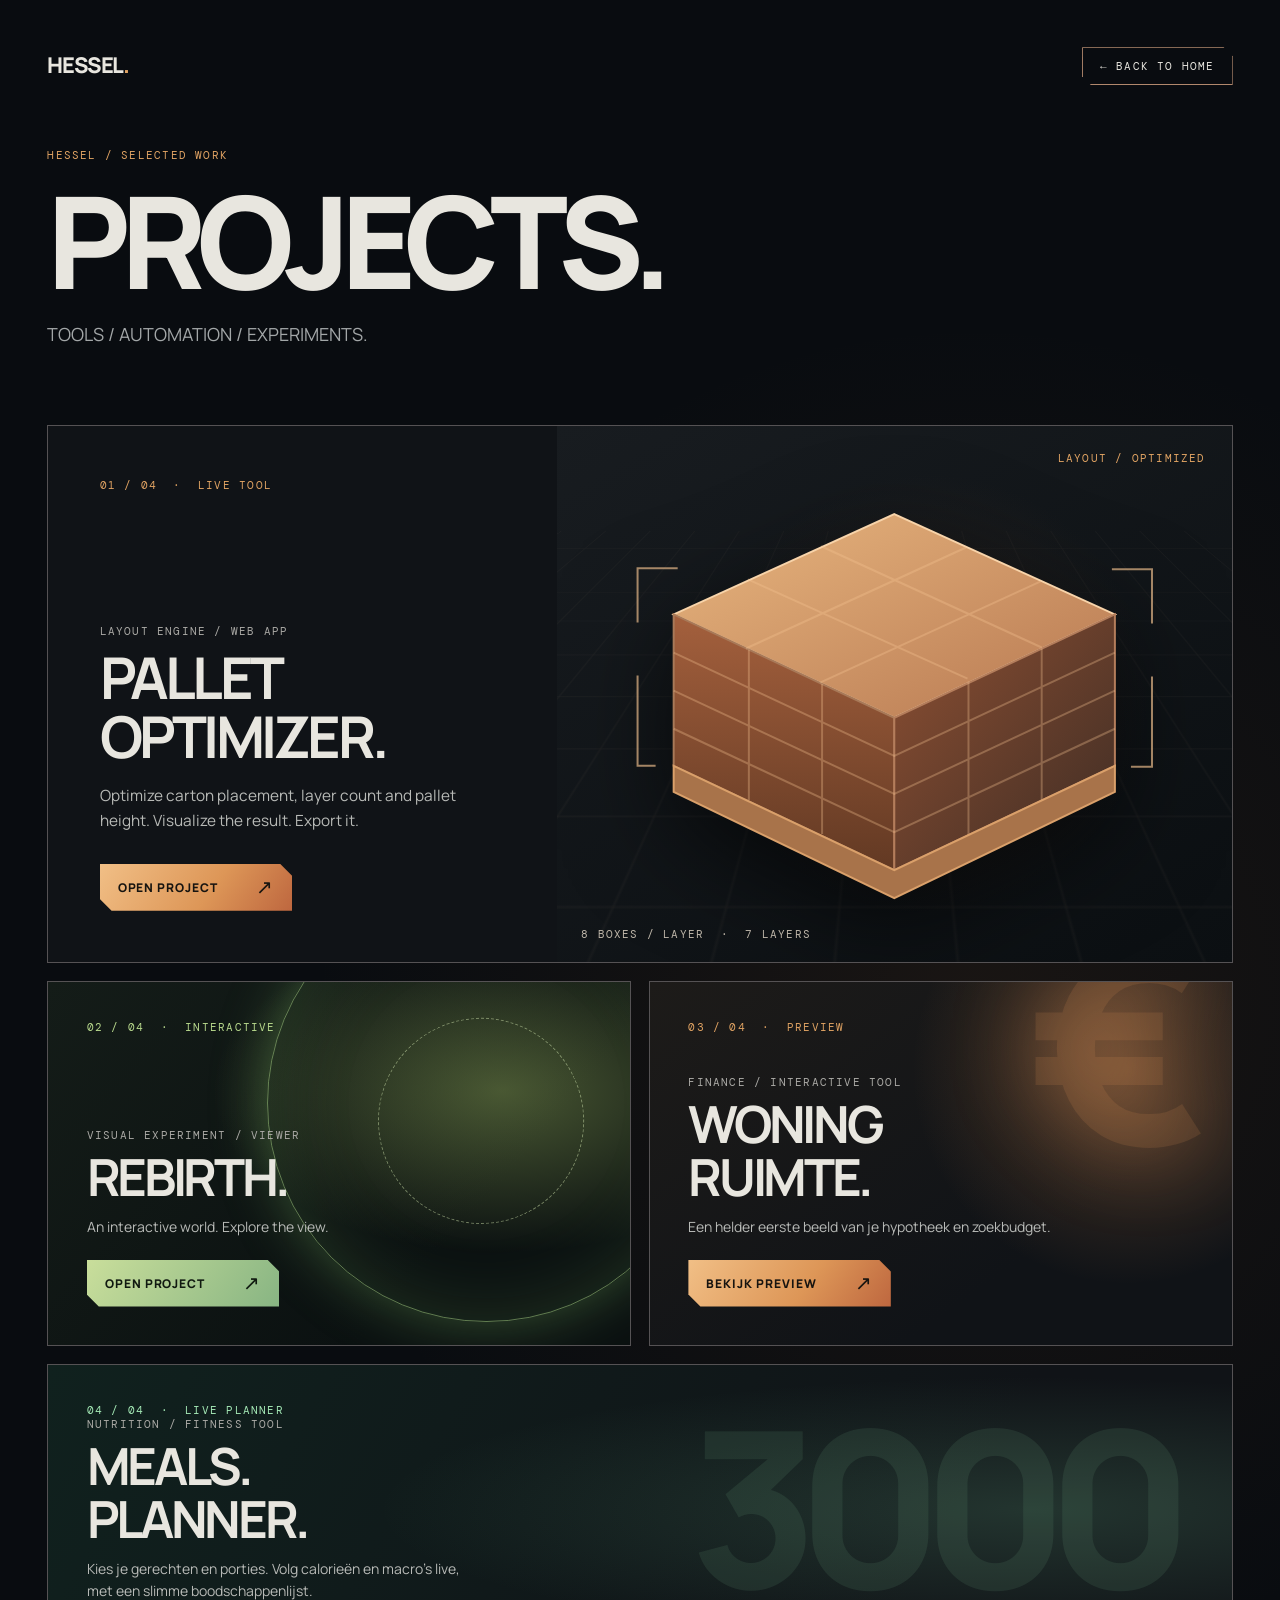
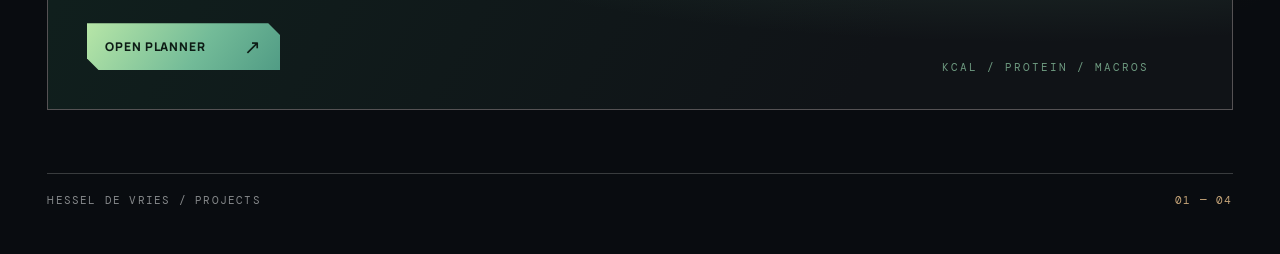
<file: projects/index.html>
<!doctype html>
<html lang="en">
<head>
  <meta charset="utf-8">
  <meta name="viewport" content="width=device-width, initial-scale=1">
  <meta name="theme-color" content="#090c10">
  <meta name="description" content="Projects by Hessel de Vries. Pallet Optimizer, Rebirth, Meals and an interactive mortgage calculator.">
  <link rel="canonical" href="https://hesseldevries.com/projects/">
  <title>Projects | Hessel de Vries</title>
  <style>
    @font-face{font-family:Manrope;src:url(../assets/manrope.woff2) format('woff2');font-style:normal;font-weight:400 800;font-display:swap}
    @font-face{font-family:'DM Mono';src:url(../assets/dmmono.woff2) format('woff2');font-style:normal;font-weight:400;font-display:swap}
    :root{color-scheme:dark;--bg:#090c10;--paper:#e8e6df;--accent:#e0a363;--muted:#a3a7a8}
    *{box-sizing:border-box}html{background:var(--bg)}body{min-height:100svh;margin:0;color:var(--paper);background:radial-gradient(ellipse at 76% 54%,#8d562a1f,transparent 48%),var(--bg);font-family:Manrope,Arial,sans-serif}a{color:inherit;text-decoration:none}::selection{background:var(--accent);color:#101010}
    .shell{max-width:1600px;margin:auto;min-height:100svh;padding:clamp(22px,3.7vw,58px);display:flex;flex-direction:column;gap:clamp(42px,7vh,90px)}
    .top,.foot{display:flex;align-items:center;justify-content:space-between;gap:20px}.brand{font-size:clamp(19px,1.7vw,26px);font-weight:800;letter-spacing:-.065em;line-height:1}.brand span{color:var(--accent)}.back,.eyebrow,.index,.status,.kicker,.meta,.foot{font:11px 'DM Mono',monospace;letter-spacing:.11em;text-transform:uppercase}.back{padding:11px 17px;border:1px solid #b1886d;color:var(--paper);clip-path:polygon(0 0,calc(100% - 9px) 0,100% 9px,100% 100%,9px 100%,0 calc(100% - 9px));transition:background .2s,color .2s}.back:hover{background:var(--accent);color:#151210}
    main{flex:1}.eyebrow{color:var(--accent);margin:0 0 16px}.heading{font-size:clamp(70px,10vw,150px);line-height:.98;letter-spacing:-.075em;margin:0 0 16px;font-weight:800}.intro{max-width:540px;color:var(--muted);font-size:clamp(15px,1.5vw,18px);line-height:1.6;margin:0 0 clamp(34px,6vw,80px)}
    .project{display:grid;grid-template-columns:minmax(0,.86fr) minmax(0,1.14fr);min-height:clamp(370px,42vw,590px);border:1px solid #555254;background:#101317;transition:border-color .3s,transform .3s;overflow:hidden}.project:hover{border-color:#e0a363;transform:translateY(-3px)}.project:focus-visible,.back:focus-visible,.brand:focus-visible{outline:2px solid #ffe0b2;outline-offset:5px}
    .project-content{display:flex;flex-direction:column;align-items:flex-start;padding:clamp(26px,4vw,56px);z-index:1}.index{color:var(--accent);margin-bottom:auto}.kicker{color:#aaa9a5;margin:30px 0 10px}.project h2{font-size:clamp(38px,4.5vw,72px);letter-spacing:-.065em;line-height:1.03;margin:0 0 17px}.project p{max-width:410px;color:#b8bab7;line-height:1.65;font-size:clamp(14px,1.2vw,17px);margin:0 0 30px}.cta{display:inline-flex;align-items:center;gap:38px;background:linear-gradient(125deg,#f1bf86,#dd9657 58%,#be673f);color:#171410;padding:15px 18px;font-size:12px;font-weight:800;letter-spacing:.08em;clip-path:polygon(0 0,calc(100% - 12px) 0,100% 12px,100% 100%,12px 100%,0 calc(100% - 12px))}.cta b{font-size:20px;font-weight:500;line-height:.6}
    .visual{position:relative;min-height:360px;display:grid;place-items:center;overflow:hidden;background:radial-gradient(circle at 55% 50%,#4934266e,transparent 48%),linear-gradient(150deg,#181c20,#0b0f12)}.visual::before{content:'';position:absolute;inset:0;opacity:.22;background-image:linear-gradient(#bd997c2a 1px,transparent 1px),linear-gradient(90deg,#bd997c2a 1px,transparent 1px);background-size:45px 45px;transform:perspective(520px) rotateX(52deg) scale(1.65)}.visual svg{width:min(84%,620px);max-height:88%;position:relative;filter:drop-shadow(0 30px 50px #0009);transition:transform .6s}.project:hover svg{transform:translateY(-9px) rotate(-1deg)}.visual-label{position:absolute;left:24px;bottom:21px;color:#beb6a9}.status{position:absolute;top:25px;right:26px;color:#e0a363}
    .more{display:grid;grid-template-columns:1fr 1fr;gap:18px;margin-top:18px}.mini{position:relative;min-height:365px;display:flex;flex-direction:column;overflow:hidden;padding:clamp(25px,3vw,43px);border:1px solid #555254;background:#101317;transition:border-color .25s,transform .25s}.mini:hover{border-color:var(--accent);transform:translateY(-3px)}.mini:focus-visible{outline:2px solid #ffe0b2;outline-offset:5px}.mini .index{margin:0}.mini .kicker{margin:auto 0 8px}.mini h2{font-size:clamp(36px,4vw,62px);letter-spacing:-.065em;line-height:1.02;margin:0 0 14px;z-index:1}.mini p{font-size:14px;line-height:1.55;color:#b8bab7;max-width:380px;margin:0 0 22px;z-index:1}.mini .cta{align-self:flex-start;z-index:1}.mini>*{position:relative}.rebirth{background:radial-gradient(ellipse at 78% 30%,#aecb6960,transparent 45%),linear-gradient(132deg,#141c18,#0b1111 70%)}.rebirth:before{content:'';position:absolute;right:-13%;top:-27%;width:75%;aspect-ratio:1;border:1px solid #a3d08190;border-radius:50%;box-shadow:0 0 55px #7eba6560,inset 0 0 80px #7eba6533}.rebirth:after{content:'';position:absolute;right:8%;top:10%;width:35%;aspect-ratio:1;border:1px dashed #ccdfaa80;border-radius:50%;transform:rotate(-25deg)}.rebirth .index{color:#b7d88c}.rebirth .cta{background:linear-gradient(125deg,#c9de9b,#88b583);color:#101910}.finance{background:radial-gradient(circle at 82% 24%,#d4874b53,transparent 39%),linear-gradient(145deg,#1d1b19,#101317 70%)}.finance:before{content:'€';font:800 265px Manrope,Arial,sans-serif;letter-spacing:-.1em;position:absolute;top:-120px;right:8%;color:#dc945725;text-shadow:0 0 85px #de955c70}.foot{color:#85888a;border-top:1px solid #393c3e;padding-top:19px}.foot span:last-child{color:#c5a478}@media(max-width:800px){.shell{gap:45px}.project{grid-template-columns:1fr}.project-content{min-height:340px}.visual{min-height:330px}.heading{font-size:clamp(64px,16vw,115px)}}@media(max-width:650px){.more{grid-template-columns:1fr}.mini{min-height:335px}}@media(max-width:420px){.shell{padding:22px}.heading{font-size:clamp(60px,15vw,75px)}.project-content{padding:24px;min-height:350px}.visual{min-height:275px}.foot{font-size:9px}}
    @media(prefers-reduced-motion:reduce){.project,.visual svg{transition:none}}
      .meals{grid-column:1/-1;min-height:340px;background:radial-gradient(ellipse at 83% 42%,#6ab38a35,transparent 47%),linear-gradient(120deg,#10211e,#101317 72%)}.meals:before{content:'3000';position:absolute;right:5%;top:9%;font:800 clamp(105px,17vw,260px)/1 Manrope,Arial,sans-serif;letter-spacing:-.1em;color:#95e0a718;pointer-events:none}.meals:after{content:'KCAL  /  PROTEIN  /  MACROS';position:absolute;right:7%;bottom:10%;color:#9bdbb3ab;font:11px 'DM Mono',monospace;letter-spacing:.18em;pointer-events:none}.meals .index{color:#a4e9b6}.meals .cta{background:linear-gradient(125deg,#b7e6a7,#73bb98 58%,#519c85);color:#0d1c15}@media(max-width:650px){.meals{grid-column:1/-1}.meals:before{top:25%;font-size:140px}.meals:after{right:6%;font-size:9px}}
  </style>
</head>
<body>
  <div class="shell">
    <header class="top"><a class="brand" href="/" aria-label="Hessel de Vries home">HESSEL<span>.</span></a><a class="back" href="/">← BACK TO HOME</a></header>
    <main>
      <p class="eyebrow">HESSEL / SELECTED WORK</p>
      <h1 class="heading">PROJECTS.</h1>
      <p class="intro">TOOLS / AUTOMATION / EXPERIMENTS.</p>
      <a class="project" href="/pallet-optimizer/" aria-label="Open Pallet Optimizer">
        <div class="project-content">
          <span class="index">01 / 04 &nbsp;·&nbsp; LIVE TOOL</span>
          <span class="kicker">LAYOUT ENGINE / WEB APP</span>
          <h2>PALLET<br>OPTIMIZER.</h2>
          <p>Optimize carton placement, layer count and pallet height. Visualize the result. Export it.</p>
          <span class="cta">OPEN PROJECT <b aria-hidden="true">↗</b></span>
        </div>
        <div class="visual" aria-hidden="true">
          <span class="status">LAYOUT / OPTIMIZED</span>
          <svg viewBox="0 0 560 470" xmlns="http://www.w3.org/2000/svg">
            <defs><linearGradient id="top" x2="1" y2="1"><stop stop-color="#e8b67f"/><stop offset="1" stop-color="#b77851"/></linearGradient><linearGradient id="left" x2="0" y2="1"><stop stop-color="#a4603d"/><stop offset="1" stop-color="#623923"/></linearGradient><linearGradient id="right" x2="1" y2="1"><stop stop-color="#8e5033"/><stop offset="1" stop-color="#3d2c24"/></linearGradient></defs>
            <path d="M280 55 500 155 280 258 60 155Z" fill="url(#top)" stroke="#f8d4aa" stroke-width="2"/>
            <path d="M60 155 280 258 280 410 60 306Z" fill="url(#left)" stroke="#a87958" stroke-width="2"/>
            <path d="M280 258 500 155 500 306 280 410Z" fill="url(#right)" stroke="#b47d5b" stroke-width="2"/>
            <path d="M60 193 280 296 500 193M60 231 280 334 500 231M60 269 280 372 500 269M132 189 352 88M206 223 426 122M134 120 353 219M207 87 427 188M135 190V340M208 224V374M354 222V375M427 189V341" fill="none" stroke="#f4c391" stroke-opacity=".32" stroke-width="2"/>
            <path d="M60 306 280 410 500 306 500 332 280 438 60 332Z" fill="#a8734a" stroke="#daa06a" stroke-width="2"/>
            <path d="M42 306h-18v-90m0-53v-54h40M516 307h21v-90m0-53v-54h-40" fill="none" stroke="#f4c391" stroke-opacity=".65" stroke-width="2"/>
          </svg>
          <span class="visual-label meta">8 BOXES / LAYER &nbsp;·&nbsp; 7 LAYERS</span>
        </div>
      </a>
      <div class="more">
        <a class="mini rebirth" href="/rebirth/" aria-label="Open Rebirth project"><span class="index">02 / 04 &nbsp;·&nbsp; INTERACTIVE</span><span class="kicker">VISUAL EXPERIMENT / VIEWER</span><h2>REBIRTH.</h2><p>An interactive world. Explore the view.</p><span class="cta">OPEN PROJECT <b aria-hidden="true">↗</b></span></a>
        <a class="mini finance" href="/projects/hypotheek/" aria-label="Open hypotheek preview"><span class="index">03 / 04 &nbsp;·&nbsp; PREVIEW</span><span class="kicker">FINANCE / INTERACTIVE TOOL</span><h2>WONING<br>RUIMTE.</h2><p>Een helder eerste beeld van je hypotheek en zoekbudget.</p><span class="cta">BEKIJK PREVIEW <b aria-hidden="true">↗</b></span></a>
        <a class="mini meals" href="/meals/" aria-label="Open Meals voedingsplanner"><span class="index">04 / 04 &nbsp;·&nbsp; LIVE PLANNER</span><span class="kicker">NUTRITION / FITNESS TOOL</span><h2>MEALS.<br>PLANNER.</h2><p>Kies je gerechten en porties. Volg calorieën en macro's live, met een slimme boodschappenlijst.</p><span class="cta">OPEN PLANNER <b aria-hidden="true">↗</b></span></a>
      </div>
    </main>
    <footer class="foot"><span>HESSEL DE VRIES / PROJECTS</span><span>01 — 04</span></footer>
  </div>
</body>
</html>
</file>
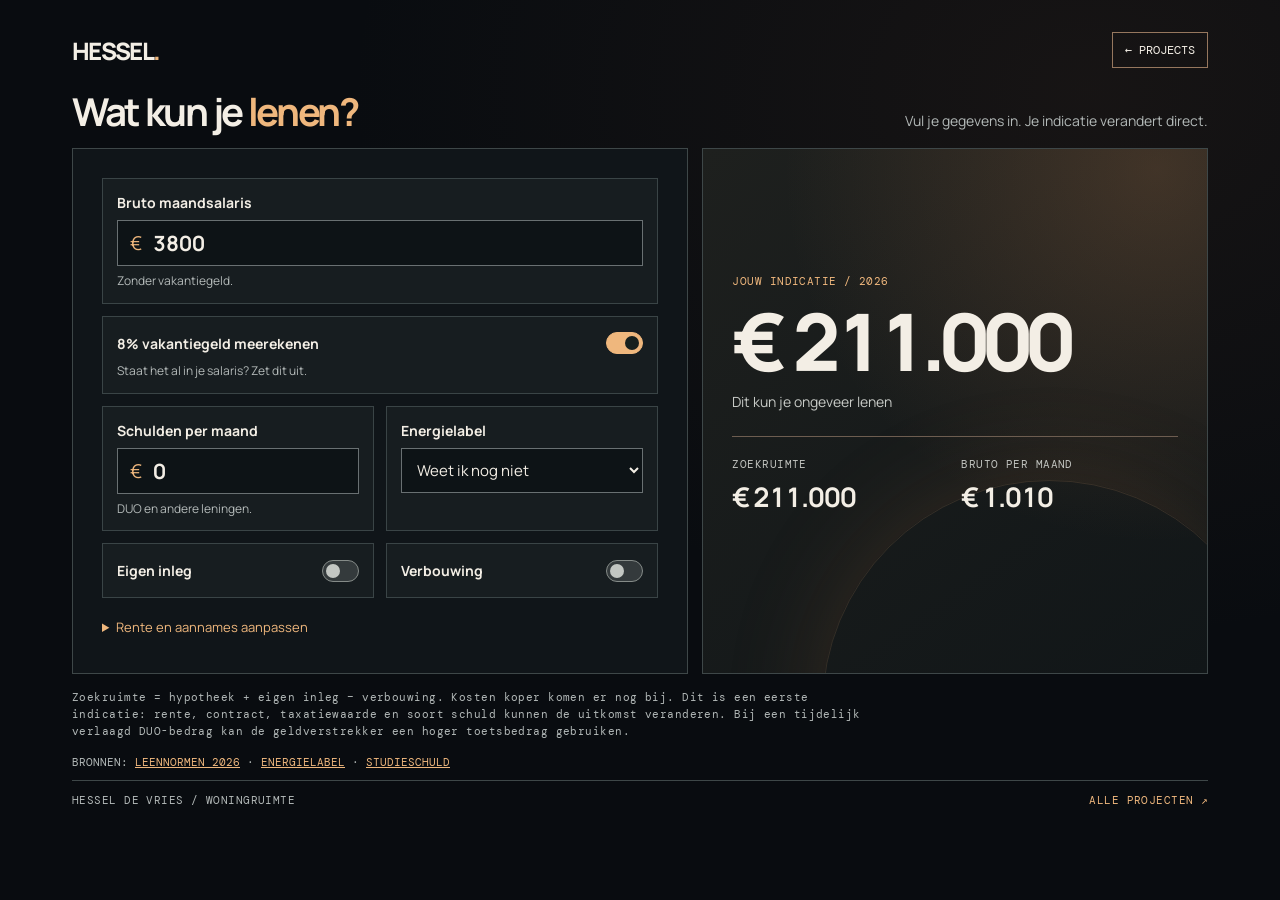
<file: projects/hypotheek/index.html>
<!doctype html>
<html lang="nl">
<head>
  <meta charset="utf-8">
  <meta name="viewport" content="width=device-width,initial-scale=1">
  <meta name="theme-color" content="#090c10">
  <meta name="description" content="Een heldere eerste indicatie van je hypotheek en woningbudget. Bereken met bruto maandsalaris, vakantiegeld, DUO, energielabel, eigen geld en verbouwing.">
  <link rel="canonical" href="https://hesseldevries.com/projects/hypotheek/">
  <title>Woningruimte — Hypotheekindicatie 2026 | Hessel de Vries</title>
  <style>
    @font-face{font-family:Manrope;src:url(../../assets/manrope.woff2) format('woff2');font-weight:400 800;font-display:swap}
    @font-face{font-family:'DM Mono';src:url(../../assets/dmmono.woff2) format('woff2');font-weight:400;font-display:swap}
    :root{color-scheme:dark;--bg:#090c10;--panel:#13191c;--line:#3e4748;--text:#f3eee5;--muted:#b3b9b8;--copper:#efb77d}
    *{box-sizing:border-box}html{background:var(--bg)}body{margin:0;min-height:100svh;background:radial-gradient(ellipse at 85% 10%,#64422c27,transparent 48%),var(--bg);color:var(--text);font-family:Manrope,Arial,sans-serif}button,input,select{font:inherit}button{cursor:pointer}a{color:inherit}::selection{background:var(--copper);color:#16120e}
    .wrap{max-width:1200px;margin:auto;padding:clamp(18px,2.5vw,32px)}.top,.footer{display:flex;align-items:center;justify-content:space-between;gap:16px}.brand{font-size:24px;font-weight:800;letter-spacing:-.07em;text-decoration:none}.brand span{color:var(--copper)}.back{font:12px 'DM Mono',monospace;text-decoration:none;border:1px solid #96775e;padding:9px 12px}.heading{display:flex;align-items:baseline;justify-content:space-between;gap:15px;margin:24px 0 16px}.heading h1{font-size:clamp(27px,3vw,42px);letter-spacing:-.06em;line-height:1.05;margin:0}.heading h1 span{color:var(--copper)}.heading p{color:var(--muted);font-size:14px;margin:0}.workspace{display:grid;grid-template-columns:minmax(0,1fr) minmax(330px,.82fr);gap:14px;align-items:stretch}.form,.result{border:1px solid var(--line);background:#101519;padding:clamp(17px,2.4vw,29px)}.form{display:grid;gap:12px;align-content:start}.row{display:grid;grid-template-columns:1fr 1fr;gap:12px}.card{border:1px solid #3a4446;background:#171d20;padding:14px;min-width:0}.card label.title,.card .title{font-size:14px;font-weight:700;display:block;margin:0 0 8px}.card .hint{color:var(--muted);font-size:12px;line-height:1.3;margin:7px 0 0}.money{display:flex;align-items:center;background:#0d1316;border:1px solid #697072;min-height:45px}.money:focus-within,.select:focus{border-color:var(--copper)}.money span{color:var(--copper);font-size:19px;padding-left:12px}.money input{width:100%;min-width:0;border:0;outline:0;background:transparent;color:var(--text);padding:8px 11px;font-size:21px;font-weight:700;font-variant-numeric:tabular-nums}.money input::placeholder{color:#999}.select{height:45px;width:100%;padding:0 11px;background:#0d1316;border:1px solid #697072;color:var(--text);font-size:15px}.toggle{border:0;background:transparent;color:var(--text);font-size:14px;font-weight:700;padding:0;display:flex;align-items:center;text-align:left;width:100%;gap:8px;min-height:25px}.switch{display:block;margin-left:auto;flex:0 0 37px;width:37px;height:22px;border-radius:20px;border:1px solid #858b88;background:#343a3c;position:relative}.switch:after{content:'';position:absolute;left:3px;top:3px;width:14px;height:14px;border-radius:50%;background:#c3c7c3;transition:transform .18s}.toggle[aria-pressed=true] .switch{background:var(--copper);border-color:var(--copper)}.toggle[aria-pressed=true] .switch:after{background:#17201d;transform:translateX(15px)}.optional .money{margin-top:9px}.optional .money[hidden]{display:none}.optional .money input{font-size:17px}.advanced{font-size:13px;color:var(--muted)}.advanced summary{cursor:pointer;padding:8px 0;color:var(--copper)}.advanced-content{border-top:1px solid var(--line);padding:12px 0 0}.advanced .inline{display:flex;justify-content:space-between;gap:10px}.advanced input[type=range]{width:100%;accent-color:var(--copper)}.advanced .hint{font-size:12px}.checkline{display:flex;align-items:center;gap:9px;margin:10px 0}.checkline input{accent-color:var(--copper);width:18px;height:18px}.result{position:relative;overflow:hidden;display:flex;flex-direction:column;justify-content:center;background:radial-gradient(circle at 90% 4%,#b87a4b40,transparent 55%),linear-gradient(145deg,#1e201e,#111618)}.result:after{content:'';position:absolute;inset:auto -14% -50% auto;width:90%;aspect-ratio:1;border:1px solid #e0a46c26;border-radius:50%;box-shadow:0 0 100px #b8774130;pointer-events:none}.result>*{position:relative;z-index:1}.result .overline,.stat-label,.meta,.footer{font:11px 'DM Mono',monospace;letter-spacing:.04em}.result .overline{color:var(--copper);margin:0 0 13px}.price{font-size:clamp(54px,6.2vw,86px);line-height:1;letter-spacing:-.075em;font-weight:800;font-variant-numeric:tabular-nums;white-space:nowrap}.result-caption{font-size:14px;color:#c7cac6;margin:12px 0 25px}.stats{display:grid;grid-template-columns:1fr 1fr;gap:12px;border-top:1px solid #6d5d50;padding-top:20px}.stat-label{display:block;color:#c1c3bf;margin-bottom:7px}.stat strong{font-size:clamp(18px,2.3vw,27px);letter-spacing:-.04em;font-variant-numeric:tabular-nums}.error{color:#ffc4b4;font-size:13px;min-height:18px;margin:15px 0 0}.meta{max-width:800px;color:var(--muted);line-height:1.55;margin:15px 0}.footer{border-top:1px solid var(--line);padding:12px 0;color:var(--muted)}.footer a{color:var(--copper);text-decoration:none}.sources{font:11px 'DM Mono',monospace;color:var(--muted)}.sources a{color:var(--copper)}:focus-visible{outline:2px solid #ffdbb5;outline-offset:3px}
    @media(max-width:750px){.wrap{padding:12px 14px}.brand{font-size:20px}.back{font-size:10px}.heading{margin:16px 0 10px}.heading h1{font-size:27px}.heading p{display:none}.workspace{display:flex;flex-direction:column;gap:9px}.result{order:-1;padding:15px 17px}.result .overline{margin:0 0 5px}.price{font-size:clamp(43px,12vw,66px)}.result-caption{margin:4px 0 10px;font-size:12px}.stats{padding-top:9px}.stat-label{font-size:10px;margin-bottom:2px}.stat strong{font-size:18px}.error{margin:5px 0 0;min-height:0}.error:empty{display:none}.form{padding:0;border:0;background:none;gap:7px}.card{padding:9px 11px}.card label.title,.card .title{font-size:13px;margin-bottom:5px}.money{min-height:38px}.money input{font-size:18px;padding:5px 8px}.select{height:38px;font-size:13px}.toggle{font-size:13px}.card .hint{display:none}.advanced summary{padding:4px 0}.meta{font-size:11px;margin:8px 0}.footer{display:none}}
    @media(max-width:360px){.row{gap:7px}.card{padding:7px}.select{font-size:12px}.heading h1{font-size:24px}.stat strong{font-size:16px}}
    @media(max-height:740px) and (max-width:750px){.heading{margin:10px 0 8px}.card{padding:7px 10px}.form{gap:5px}.price{font-size:42px}.meta{margin:5px 0}}
  </style>
</head>
<body>
  <div class="wrap">
    <header class="top"><a class="brand" href="/" aria-label="Hessel de Vries home">HESSEL<span>.</span></a><a class="back" href="/projects/">← PROJECTS</a></header>
    <main>
      <div class="heading"><h1>Wat kun je <span>lenen?</span></h1><p>Vul je gegevens in. Je indicatie verandert direct.</p></div>
      <div class="workspace">
        <section class="form" aria-label="Jouw gegevens">
          <div class="card"><label class="title" for="salary">Bruto maandsalaris</label><div class="money"><span aria-hidden="true">€</span><input id="salary" type="number" min="0" max="30000" step="100" inputmode="decimal" placeholder="Bijv. 3800" value="3800" autocomplete="off"></div><p class="hint">Zonder vakantiegeld.</p></div>
          <div class="card"><button class="toggle" id="holiday" type="button" aria-pressed="true">8% vakantiegeld meerekenen <span class="switch" aria-hidden="true"></span></button><p class="hint">Staat het al in je salaris? Zet dit uit.</p></div>
          <div class="row">
            <div class="card"><label class="title" for="debt">Schulden per maand</label><div class="money"><span aria-hidden="true">€</span><input id="debt" type="number" min="0" max="10000" step="10" inputmode="decimal" placeholder="0" value="0" autocomplete="off"></div><p class="hint">DUO en andere leningen.</p></div>
            <div class="card"><label class="title" for="energy">Energielabel</label><select class="select" id="energy"><option value="unknown">Weet ik nog niet</option><option value="G">G</option><option value="F">F</option><option value="E">E</option><option value="D">D</option><option value="C">C</option><option value="B">B</option><option value="A">A</option><option value="A+">A+</option><option value="A++">A++</option><option value="A+++">A+++</option><option value="A++++">A++++</option></select></div>
          </div>
          <div class="row">
            <div class="card optional"><button class="toggle" id="own-toggle" type="button" aria-pressed="false" aria-controls="own-wrap">Eigen inleg <span class="switch" aria-hidden="true"></span></button><div class="money" id="own-wrap" hidden><span aria-hidden="true">€</span><input id="own" type="number" min="0" max="5000000" step="1000" inputmode="decimal" placeholder="Bijv. 20000" value="20000" aria-label="Eigen inleg in euro" autocomplete="off"></div></div>
            <div class="card optional"><button class="toggle" id="reno-toggle" type="button" aria-pressed="false" aria-controls="reno-wrap">Verbouwing <span class="switch" aria-hidden="true"></span></button><div class="money" id="reno-wrap" hidden><span aria-hidden="true">€</span><input id="reno" type="number" min="0" max="5000000" step="1000" inputmode="decimal" placeholder="Bijv. 25000" value="25000" aria-label="Verbouwing in euro" autocomplete="off"></div></div>
          </div>
          <details class="advanced"><summary>Rente en aannames aanpassen</summary><div class="advanced-content"><div class="inline"><label for="rate">Voorbeeldrente</label><strong id="rate-value">4,0%</strong></div><input id="rate" type="range" min="2" max="6.5" step="0.1" value="4" aria-describedby="rate-note"><p class="hint" id="rate-note">30 jaar annuïtair, rente minimaal 10 jaar vast aangenomen.</p><label class="checkline"><input type="checkbox" id="single" checked> Ik koop alleen en ben nog niet AOW-gerechtigd</label><p class="hint">Samen kopen? Tel beide bruto maandsalarissen op en zet het vinkje uit. Voor een nauwkeurige berekening zijn meer gegevens nodig.</p></div></details>
        </section>
        <section class="result" aria-label="Indicatieve uitkomst"><p class="overline">JOUW INDICATIE / 2026</p><div class="price" id="loan" role="status" aria-live="polite">€ —</div><p class="result-caption">Dit kun je ongeveer lenen</p><div class="stats"><div class="stat"><span class="stat-label">ZOEKRUIMTE</span><strong id="budget">€ —</strong></div><div class="stat"><span class="stat-label">BRUTO PER MAAND</span><strong id="monthly">€ —</strong></div></div><p class="error" id="error" role="status"></p></section>
      </div>
      <p class="meta">Zoekruimte = hypotheek + eigen inleg − verbouwing. Kosten koper komen er nog bij. Dit is een eerste indicatie: rente, contract, taxatiewaarde en soort schuld kunnen de uitkomst veranderen. Bij een tijdelijk verlaagd DUO-bedrag kan de geldverstrekker een hoger toetsbedrag gebruiken.</p>
      <p class="sources">BRONNEN: <a href="https://zoek.officielebekendmakingen.nl/stcrt-2025-36471.html" target="_blank" rel="noopener">LEENNORMEN 2026</a> · <a href="https://www.volkshuisvestingnederland.nl/onderwerpen/huren-en-wonen/tijdelijke-regeling-hypothecair-krediet/maximale-hypotheek-op-basis-van-energielabel" target="_blank" rel="noopener">ENERGIELABEL</a> · <a href="https://www.rijksoverheid.nl/vraag-en-antwoord/huis-kopen/hoe-zwaar-telt-mijn-studieschuld-mee-voor-mijn-hypotheek" target="_blank" rel="noopener">STUDIESCHULD</a></p>
    </main><footer class="footer"><span>HESSEL DE VRIES / WONINGRUIMTE</span><a href="/projects/">ALLE PROJECTEN ↗</a></footer>
  </div>
  <script id="norms" type="application/json">[[30000,15.5,16.5,17.5,18.4,19.3,20.1,20.9,21.6,22.2,22.7,23.2,23.7],[31000,16.2,17.3,18.3,19.3,20.2,21.2,22,22.7,23.4,24.1,24.6,25.1],[32000,16.7,17.9,19,20.1,21.1,22.1,23,23.8,24.6,25.3,25.9,26.4],[33000,17.1,18.3,19.5,20.6,21.6,22.6,23.6,24.6,25.4,26.1,26.8,27.4],[34000,17.3,18.5,19.6,20.6,21.6,22.6,23.6,24.6,25.5,26.4,27.3,28.1],[35000,17.4,18.5,19.6,20.6,21.6,22.6,23.6,24.6,25.5,26.4,27.3,28.1],[36000,17.4,18.5,19.6,20.6,21.6,22.6,23.6,24.6,25.5,26.4,27.3,28.1],[37000,17.4,18.5,19.6,20.6,21.6,22.6,23.6,24.6,25.5,26.4,27.3,28.1],[38000,17.4,18.5,19.6,20.6,21.6,22.6,23.6,24.6,25.5,26.4,27.3,28.1],[39000,17.4,18.5,19.6,20.6,21.6,22.6,23.6,24.6,25.5,26.4,27.3,28.1],[40000,17.4,18.5,19.6,20.6,21.6,22.6,23.6,24.6,25.5,26.4,27.3,28.1],[41000,17.4,18.5,19.6,20.6,21.6,22.6,23.6,24.6,25.5,26.4,27.3,28.1],[42000,17.4,18.5,19.6,20.6,21.6,22.6,23.6,24.6,25.5,26.4,27.3,28.1],[43000,17.4,18.5,19.6,20.6,21.6,22.6,23.6,24.6,25.5,26.4,27.3,28.1],[44000,17.4,18.5,19.6,20.6,21.6,22.6,23.6,24.6,25.5,26.4,27.3,28.1],[45000,17.4,18.5,19.6,20.6,21.6,22.6,23.6,24.6,25.5,26.4,27.3,28.1],[46000,17.4,18.5,19.6,20.6,21.6,22.6,23.6,24.6,25.5,26.4,27.3,28.1],[47000,17.4,18.5,19.6,20.6,21.6,22.6,23.6,24.6,25.5,26.4,27.3,28.1],[48000,17.4,18.5,19.6,20.6,21.6,22.6,23.6,24.6,25.5,26.4,27.3,28.1],[49000,17.4,18.5,19.6,20.6,21.6,22.6,23.6,24.6,25.5,26.4,27.3,28.1],[50000,17.4,18.5,19.6,20.6,21.6,22.6,23.6,24.6,25.5,26.4,27.3,28.1],[51000,17.4,18.5,19.6,20.6,21.6,22.6,23.6,24.6,25.5,26.4,27.3,28.1],[52000,17.4,18.5,19.6,20.6,21.6,22.6,23.6,24.6,25.5,26.4,27.3,28.1],[53000,17.4,18.5,19.6,20.6,21.6,22.6,23.6,24.6,25.5,26.4,27.3,28.1],[54000,17.4,18.5,19.6,20.6,21.6,22.6,23.6,24.6,25.5,26.4,27.3,28.1],[55000,17.4,18.5,19.6,20.6,21.6,22.6,23.6,24.6,25.5,26.4,27.3,28.1],[56000,17.4,18.5,19.6,20.6,21.6,22.6,23.6,24.6,25.5,26.4,27.3,28.1],[57000,17.5,18.5,19.6,20.6,21.6,22.6,23.6,24.6,25.5,26.4,27.3,28.1],[58000,17.6,18.6,19.6,20.6,21.6,22.6,23.6,24.6,25.5,26.4,27.3,28.1],[59000,17.6,18.6,19.6,20.6,21.6,22.6,23.6,24.6,25.5,26.4,27.3,28.1],[60000,17.7,18.7,19.7,20.7,21.6,22.6,23.6,24.6,25.5,26.4,27.3,28.1],[61000,17.7,18.7,19.7,20.7,21.7,22.6,23.6,24.6,25.5,26.4,27.3,28.1],[62000,17.8,18.8,19.8,20.7,21.7,22.7,23.6,24.6,25.5,26.4,27.3,28.1],[63000,17.8,18.9,19.9,20.9,21.8,22.7,23.7,24.6,25.5,26.4,27.3,28.1],[64000,17.9,18.9,19.9,21,21.9,22.8,23.7,24.6,25.5,26.4,27.3,28.1],[65000,18,19,20,21,22,22.9,23.8,24.7,25.5,26.4,27.3,28.1],[66000,18.1,19.1,20.1,21.1,22.1,23,23.9,24.7,25.6,26.4,27.3,28.1],[67000,18.2,19.2,20.2,21.2,22.2,23.1,24,24.8,25.7,26.5,27.3,28.1],[68000,18.3,19.4,20.4,21.4,22.3,23.2,24.1,25,25.8,26.7,27.4,28.2],[69000,18.5,19.5,20.5,21.5,22.5,23.4,24.3,25.1,26,26.8,27.6,28.3],[70000,18.6,19.7,20.7,21.7,22.7,23.6,24.5,25.3,26.2,27,27.8,28.5],[71000,18.8,19.9,20.9,21.9,22.9,23.8,24.7,25.6,26.4,27.2,28,28.7],[72000,19,20,21.1,22.1,23.1,24.1,25,25.8,26.6,27.4,28.2,28.9],[73000,19.1,20.2,21.3,22.3,23.3,24.3,25.2,26,26.9,27.6,28.4,29.2],[74000,19.3,20.4,21.5,22.5,23.5,24.5,25.4,26.3,27.1,27.9,28.6,29.3],[75000,19.4,20.5,21.6,22.6,23.7,24.6,25.6,26.4,27.3,28.1,28.8,29.5],[76000,19.5,20.6,21.7,22.8,23.8,24.8,25.7,26.6,27.5,28.2,29,29.7],[77000,19.6,20.8,21.9,22.9,24,24.9,25.9,26.8,27.6,28.4,29.2,29.9],[78000,19.7,20.9,22,23.1,24.1,25.1,26.1,27,27.8,28.6,29.4,30.1],[79000,19.8,20.9,22.1,23.2,24.2,25.2,26.2,27.1,27.9,28.7,29.5,30.2],[80000,19.9,21,22.2,23.2,24.3,25.3,26.3,27.2,28.1,28.9,29.6,30.3],[81000,20,21.1,22.2,23.3,24.3,25.4,26.4,27.3,28.1,29,29.7,30.4],[82000,20.1,21.2,22.3,23.4,24.4,25.4,26.4,27.3,28.2,29,29.8,30.5],[83000,20.1,21.2,22.3,23.4,24.4,25.4,26.4,27.4,28.2,29.1,29.9,30.6],[84000,20.2,21.3,22.4,23.4,24.5,25.5,26.5,27.4,28.3,29.1,29.9,30.6],[85000,20.2,21.3,22.4,23.5,24.5,25.5,26.5,27.4,28.3,29.2,29.9,30.7],[86000,20.2,21.4,22.5,23.5,24.6,25.6,26.5,27.4,28.4,29.2,30,30.7],[87000,20.3,21.4,22.5,23.6,24.6,25.6,26.6,27.5,28.4,29.2,30,30.8],[88000,20.4,21.5,22.5,23.6,24.6,25.6,26.6,27.5,28.4,29.3,30.1,30.8],[89000,20.5,21.5,22.6,23.7,24.7,25.7,26.6,27.6,28.4,29.3,30.1,30.8],[90000,20.5,21.6,22.6,23.7,24.7,25.7,26.7,27.6,28.5,29.3,30.1,30.9],[91000,20.5,21.6,22.7,23.7,24.8,25.8,26.7,27.6,28.5,29.3,30.2,30.9],[92000,20.6,21.7,22.7,23.8,24.8,25.8,26.8,27.7,28.6,29.4,30.2,31],[93000,20.7,21.7,22.8,23.8,24.8,25.8,26.8,27.7,28.6,29.4,30.2,31],[94000,20.8,21.8,22.8,23.9,24.9,25.9,26.9,27.8,28.6,29.5,30.2,31],[95000,20.8,21.9,22.9,23.9,25,25.9,26.9,27.8,28.7,29.5,30.3,31],[96000,20.9,21.9,23,24,25,26,26.9,27.9,28.7,29.5,30.3,31],[97000,21,22,23,24,25,26,27,27.9,28.8,29.6,30.4,31.1],[98000,21,22.1,23.1,24.1,25.1,26.1,27,27.9,28.8,29.6,30.4,31.1],[99000,21.1,22.1,23.2,24.2,25.1,26.1,27.1,28,28.8,29.6,30.4,31.2],[100000,21.1,22.2,23.2,24.2,25.2,26.1,27.1,28,28.9,29.7,30.5,31.2],[101000,21.2,22.2,23.3,24.3,25.3,26.2,27.1,28,28.9,29.7,30.5,31.2],[102000,21.2,22.3,23.4,24.4,25.3,26.3,27.1,28.1,28.9,29.8,30.5,31.3],[103000,21.3,22.4,23.4,24.4,25.4,26.3,27.2,28.1,29,29.8,30.6,31.3],[104000,21.3,22.4,23.5,24.5,25.5,26.4,27.3,28.1,29,29.8,30.6,31.3],[105000,21.3,22.5,23.5,24.5,25.5,26.5,27.3,28.2,29.1,29.9,30.6,31.4],[106000,21.4,22.5,23.6,24.6,25.6,26.5,27.4,28.2,29.1,29.9,30.7,31.4],[107000,21.4,22.5,23.7,24.7,25.6,26.6,27.5,28.3,29.1,30,30.7,31.5],[108000,21.5,22.6,23.7,24.7,25.7,26.7,27.5,28.4,29.2,30,30.8,31.5],[109000,21.5,22.6,23.7,24.8,25.8,26.7,27.6,28.4,29.2,30,30.8,31.5],[110000,21.6,22.7,23.7,24.8,25.8,26.7,27.7,28.5,29.3,30,30.8,31.5],[111000,21.6,22.7,23.8,24.8,25.9,26.8,27.7,28.5,29.3,30.1,30.8,31.6],[112000,21.7,22.8,23.8,24.9,25.9,26.8,27.7,28.6,29.4,30.1,30.9,31.6],[113000,21.7,22.8,23.9,24.9,25.9,26.9,27.8,28.7,29.4,30.2,30.9,31.7],[114000,21.8,22.9,23.9,25,25.9,26.9,27.8,28.7,29.5,30.2,30.9,31.7],[115000,21.8,22.9,24,25,26,26.9,27.9,28.7,29.5,30.3,31,31.7],[116000,21.8,22.9,24,25,26,27,27.9,28.8,29.6,30.3,31,31.7],[117000,21.9,23,24.1,25.1,26.1,27,28,28.8,29.6,30.4,31.1,31.8],[118000,21.9,23,24.1,25.1,26.1,27.1,28,28.9,29.7,30.4,31.1,31.8],[119000,22,23.1,24.1,25.2,26.2,27.1,28,28.9,29.7,30.5,31.2,31.9],[120000,22,23.1,24.2,25.2,26.2,27.2,28.1,28.9,29.8,30.5,31.3,31.9],[121000,22,23.2,24.2,25.3,26.3,27.2,28.1,29,29.8,30.6,31.3,32],[122000,22.1,23.2,24.3,25.3,26.3,27.3,28.2,29,29.9,30.6,31.4,32],[123000,22.1,23.2,24.3,25.4,26.4,27.3,28.2,29.1,29.9,30.7,31.4,32.1],[124000,22.2,23.3,24.4,25.4,26.4,27.4,28.3,29.1,29.9,30.8,31.5,32.1],[125000,22.2,23.3,24.4,25.5,26.5,27.4,28.3,29.2,30,30.8,31.5,32.2]]</script>
  <script>
    const norms=JSON.parse(document.getElementById('norms').textContent);
    const $=id=>document.getElementById(id), euro=n=>'€\u00a0'+Math.round(n).toLocaleString('nl-NL');
    const amounts={unknown:0,G:0,F:0,E:0,D:5000,C:5000,B:10000,A:10000,'A+':20000,'A++':20000,'A+++':25000,'A++++':30000};
    const toggles=[['holiday'],['own-toggle','own-wrap'],['reno-toggle','reno-wrap']];
    toggles.forEach(([id,wrap])=>$(id).addEventListener('click',()=>{const pressed=$(id).getAttribute('aria-pressed')!=='true';$(id).setAttribute('aria-pressed',String(pressed));if(wrap)$(wrap).hidden=!pressed;calculate()}));
    document.querySelectorAll('input,select').forEach(el=>el.addEventListener('input',calculate));
    function calculate(){
      const salary=Number($('salary').value),debt=Number($('debt').value),rate=Number($('rate').value),holiday=$('holiday').getAttribute('aria-pressed')==='true';
      const own=$('own-toggle').getAttribute('aria-pressed')==='true'?Number($('own').value):0,reno=$('reno-toggle').getAttribute('aria-pressed')==='true'?Number($('reno').value):0;
      $('rate-value').textContent=rate.toFixed(1).replace('.',',')+'%';
      let message='';
      if(!salary||salary<0||debt<0||own<0||reno<0)message='Vul een geldig salaris en positieve bedragen in.';
      const annual=salary*12*(holiday?1.08:1);
      if(!message&&annual<30000)message='De gebruikte inkomenstabel begint bij € 30.000 per jaar.';
      if(!message&&annual>125000)message='Deze preview rekent tot € 125.000 bruto per jaar.';
      if(message){$('budget').textContent=$('loan').textContent=$('monthly').textContent='€ —';$('error').textContent=message;return}
      const income= Math.floor(annual/1000)*1000;
      const row=norms[Math.max(0,Math.min(norms.length-1,(income-30000)/1000))];
      const bracket= rate<=1.5?0:Math.min(11,Math.ceil((rate-1.5)/.5));
      const pct=row[bracket+1]/100;
      const monthlyCapacity=Math.max(0,annual*pct/12-debt);
      const r=rate/1200, factor=r/(1-Math.pow(1+r,-360));
      const single=$('single').checked&&annual>30000?17000:0;
      const base=monthlyCapacity/factor;
      const loan=base>0?base+single+amounts[$('energy').value]:0;
      const budget=Math.max(0,loan+own-reno);
      $('budget').textContent=euro(Math.round(budget/1000)*1000);
      $('loan').textContent=euro(Math.round(loan/1000)*1000);
      $('monthly').textContent=euro(Math.round(loan*factor/10)*10);
      $('error').textContent=budget===0&&reno>0?'De verbouwing is groter dan je berekende ruimte.':'';
    }
    calculate();
  </script>
</body>
</html>
</file>
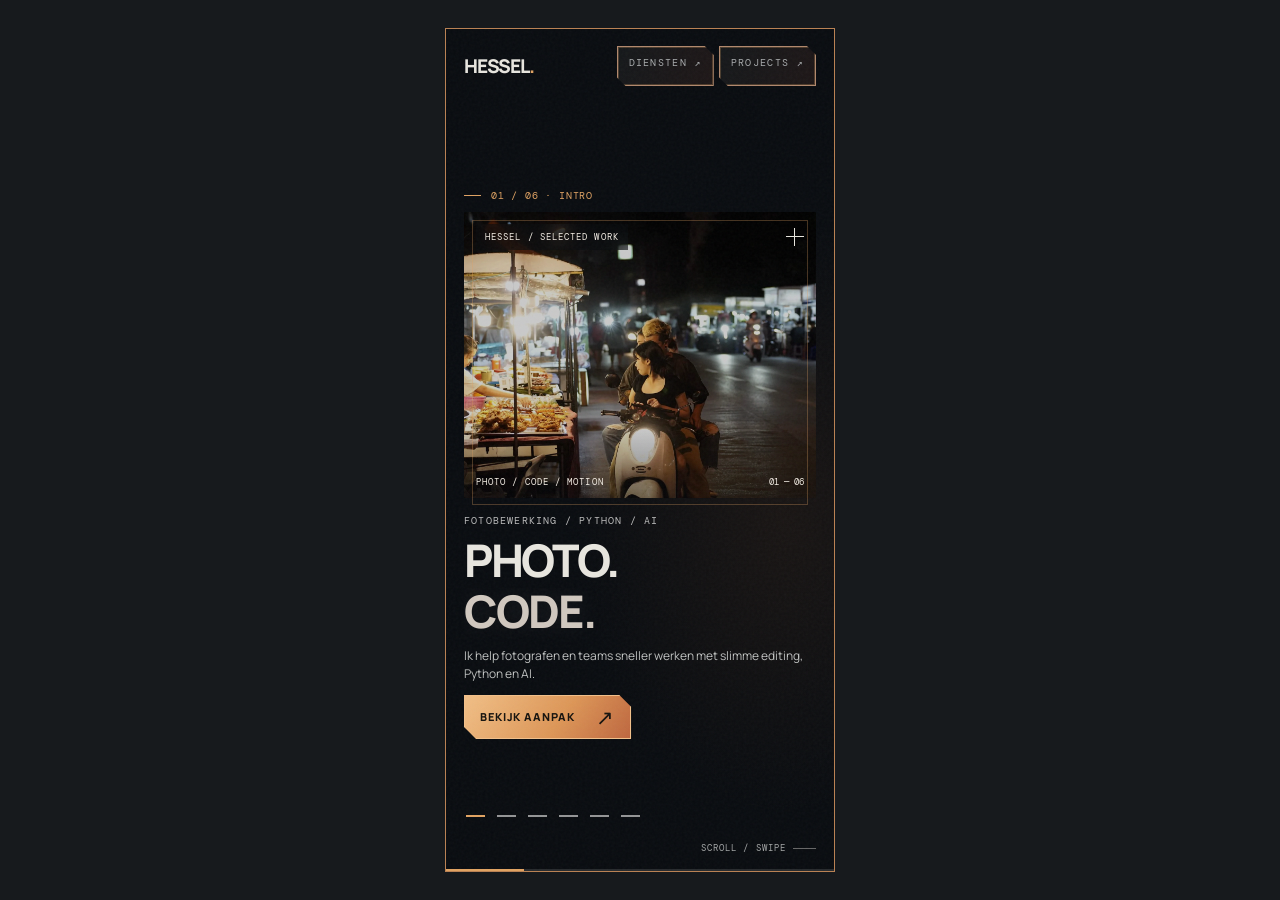
<file: mobile-check.html>
<!doctype html><html lang="nl"><head><meta charset="utf-8"><meta name="robots" content="noindex,nofollow"><meta name="viewport" content="width=device-width,initial-scale=1"><title>Mobile layout check</title><style>*{box-sizing:border-box}body{margin:0;background:#171a1d;min-height:100vh;display:grid;place-items:center}iframe{width:390px;height:844px;border:1px solid #ba8254;background:#090c10;max-width:100vw}</style></head><body><iframe src="/?mobile-check=1" title="Mobiele homepage"></iframe><script>if(new URLSearchParams(location.search).has('diensten')){const frame=document.querySelector('iframe');frame.src='/diensten/?mobile-check=1';frame.title='Mobiele dienstenpagina'}</script></body></html>
</file>
<file: pallet-optimizer/assets/style.css>
:root{color-scheme:light;--blue:#2563eb;--blue-dark:#1d4ed8;--blue-soft:#eff6ff;--ink:#0f172a;--muted:#64748b;--line:#dbe3ef;--background:#f5f8fc;--orange:#ea7a16;--orange-soft:#fff7e8;--shadow:0 14px 36px rgba(15,23,42,.07);font-family:Inter,ui-sans-serif,system-ui,-apple-system,BlinkMacSystemFont,"Segoe UI",sans-serif}*{box-sizing:border-box}html{min-width:320px;background:var(--background)}body{margin:0;min-height:100vh;color:var(--ink);background:linear-gradient(180deg,#fff,var(--background))}button,input,select{font:inherit}.topbar{height:76px;background:#fff;border-bottom:1px solid var(--line)}.topbar-inner{width:min(1500px,calc(100% - 30px));height:100%;margin:0 auto;display:flex;align-items:center;justify-content:space-between;gap:20px}.brand{display:inline-flex;align-items:center;gap:13px;color:inherit;text-decoration:none}.brand-icon{width:42px;height:42px;display:grid;place-items:center;border-radius:12px;background:linear-gradient(135deg,var(--blue-dark),#3477f5);color:#fff;font-size:22px;box-shadow:0 7px 18px rgba(37,99,235,.2)}.brand>span:last-child{display:grid;gap:1px}.brand strong{font-size:22px;letter-spacing:-.025em}.brand small{font-size:12px;color:var(--muted)}.download-button{min-height:42px;padding:0 17px;border:1px solid #d7e0eb;border-radius:11px;background:#f8fafc;color:#51617b;font-size:12px;font-weight:800;cursor:pointer}.download-button:not(:disabled):hover{border-color:#b8c7dc;background:#fff}.download-button:disabled{opacity:.48;cursor:default}.workspace{width:min(1500px,calc(100% - 28px));min-height:calc(100vh - 100px);margin:12px auto 24px;display:grid;grid-template-columns:minmax(430px,570px) minmax(0,1fr);gap:16px;align-items:stretch}.panel{min-width:0;padding:20px;border:1px solid #d5deea;border-radius:18px;background:rgba(255,255,255,.98);box-shadow:var(--shadow);overflow:hidden}.panel-heading{display:flex;align-items:center;gap:12px;margin-bottom:16px}.panel-heading>span{color:var(--blue-dark);font-size:17px;font-weight:900;letter-spacing:.03em}.panel-heading small{color:var(--muted);font-size:11px}.result-heading{justify-content:space-between}form{display:grid;gap:16px}.field,.field-group{display:grid;gap:8px;min-width:0}.field>span,.group-title,.compact-card>span,.mini-field>span{font-size:12px;font-weight:780}.field b,.group-title b{color:var(--muted);font-weight:600}.pallet-row{display:grid;grid-template-columns:170px minmax(0,1fr);gap:10px}.select-wrap{min-width:0}.select-wrap select{height:100%}.info-dot{display:inline-grid;place-items:center;width:18px;height:18px;margin-left:4px;border:1px solid #9fb0c6;border-radius:50%;color:#66758d;font-size:11px}.segmented-control{display:grid;grid-template-columns:repeat(2,minmax(0,1fr));gap:3px;padding:3px;border:1px solid #cbd5e1;border-radius:11px;background:#f8fafc}.segmented-control button{min-height:42px;border:0;border-radius:8px;background:transparent;color:var(--muted);font-size:12px;font-weight:800;cursor:pointer}.segmented-control button.active{background:linear-gradient(105deg,var(--blue-dark),#3477f5);color:#fff;box-shadow:0 5px 14px rgba(37,99,235,.2)}select,.unit-input{width:100%;min-height:46px;border:1px solid #d4deea;border-radius:11px;background:#fff}select{padding:0 42px 0 13px;color:var(--ink)}.unit-input{display:grid;grid-template-columns:minmax(64px,1fr) auto;overflow:hidden}.unit-input input{min-width:64px;width:100%;border:0;outline:0;padding:0 14px;background:transparent;font-weight:760;font-size:16px}.unit-input em{min-width:48px;display:grid;place-items:center;padding:0 9px;border-left:1px solid #e2e8f0;background:#f8fafc;color:var(--muted);font-size:11px;font-style:normal;font-weight:700}select:focus,.unit-input:focus-within{border-color:var(--blue);box-shadow:0 0 0 3px rgba(37,99,235,.1);outline:none}.custom-pallet-grid{display:grid;grid-template-columns:repeat(3,minmax(115px,1fr));gap:9px}.custom-pallet-grid[hidden],#presetPalletField[hidden]{display:none}.dimensions-block{gap:7px}.dimension-strip{display:grid;grid-template-columns:minmax(0,1fr) 18px minmax(0,1fr) 18px minmax(0,1fr);align-items:end;padding:10px;border:1px solid #d7e1ed;border-radius:13px;background:#f9fbfe}.dimension-strip>b{align-self:center;text-align:center;color:#64748b}.mini-field{display:grid;gap:6px;min-width:0}.compact-settings{display:grid;grid-template-columns:repeat(2,minmax(0,1fr));gap:10px}.compact-card{display:grid;gap:8px;padding:12px;border:1px solid #d7e1ed;border-radius:13px;background:#f9fbfe}.compact-card .unit-input{background:#fff}.primary-button{min-height:54px;margin-top:1px;border:0;border-radius:11px;background:linear-gradient(105deg,var(--blue-dark),#3477f5);color:#fff;font-weight:850;text-transform:uppercase;cursor:pointer;box-shadow:0 8px 18px rgba(37,99,235,.16)}.primary-button:disabled{opacity:.65;cursor:wait}.error-message{padding:10px 12px;border-radius:9px;background:#fff1f2;border:1px solid #fecdd3;color:#be123c;font-size:12px;font-weight:700}.result-panel{display:grid;grid-template-rows:auto auto auto minmax(0,1fr);gap:0}.advice-card{display:grid;grid-template-columns:34px 1fr auto;align-items:center;gap:12px;margin-bottom:14px;padding:11px 13px;border:1px solid #f2ad5c;border-radius:15px;background:linear-gradient(135deg,#fff8e9,#fffdf8);color:#7a3c05}.advice-icon{width:34px;height:34px;display:grid;place-items:center;border-radius:50%;background:linear-gradient(135deg,#f59e0b,#ea580c);color:#fff;font-size:16px;font-weight:900;box-shadow:0 5px 14px rgba(234,122,22,.2)}.advice-card p{margin:0;font-size:12px;line-height:1.4;font-weight:800}.advice-card>strong{padding:7px 10px;border:1px solid #f2b974;border-radius:999px;background:#fff;color:#d66106;font-size:10px;white-space:nowrap}.metric-grid{display:grid;grid-template-columns:repeat(5,minmax(0,1fr));gap:10px;margin-bottom:12px}.metric-grid article{min-width:0;min-height:96px;padding:13px 14px;border:1px solid var(--line);border-radius:14px;display:grid;align-content:center;gap:8px;background:linear-gradient(180deg,#fff,#fbfdff);box-shadow:0 8px 24px rgba(15,23,42,.03)}.metric-grid span{color:var(--muted);font-size:11px;font-weight:750}.metric-grid strong{font-size:clamp(20px,2vw,28px);line-height:1;letter-spacing:-.03em;white-space:nowrap}.visual-card{min-height:0;border:1px solid var(--line);border-radius:14px;display:grid;grid-template-rows:auto minmax(0,1fr) auto;overflow:hidden;background:linear-gradient(180deg,#fff,#f8fafc)}.visual-title{padding:11px 14px;border-bottom:1px solid var(--line);font-size:13px;font-weight:800;display:flex;justify-content:space-between}.visual-title small{color:#16a34a}.canvas-wrap{min-height:0;padding:2px 8px;background:radial-gradient(circle at 50% 38%,#fff 0,#f8fafc 67%,#eef2f7 100%)}canvas{display:block;width:100%;height:100%}#palletCanvas{min-height:330px;max-height:430px}.height-summary{display:grid;grid-template-columns:repeat(3,minmax(0,1fr));border-top:1px solid var(--line);background:#fff}.height-summary span{padding:10px 12px;text-align:center}.height-summary span+span{border-left:1px solid var(--line)}.height-summary small{display:block;margin-bottom:3px;color:var(--muted);font-size:10px}.height-summary strong{display:block;font-size:16px}.height-summary span:last-child strong{color:var(--blue-dark)}@media(max-width:1120px){.workspace{grid-template-columns:1fr}.panel{overflow:visible}.result-panel{min-height:720px}.metric-grid{grid-template-columns:repeat(3,minmax(0,1fr))}}@media(max-width:680px){.topbar-inner{width:calc(100% - 20px)}.brand small{display:none}.brand strong{font-size:19px}.download-button{padding:0 11px;font-size:0}.download-button::after{content:'⇩';font-size:22px}.workspace{width:calc(100% - 16px)}.panel{padding:14px;border-radius:14px}.pallet-row{grid-template-columns:1fr}.compact-settings{grid-template-columns:1fr}.dimension-strip{grid-template-columns:1fr;gap:8px}.dimension-strip>b{display:none}.custom-pallet-grid{grid-template-columns:1fr}.metric-grid{grid-template-columns:repeat(2,minmax(0,1fr))}.advice-card{grid-template-columns:34px 1fr}.advice-card>strong{grid-column:2;justify-self:start}#palletCanvas{min-height:340px}}
</file>
<file: pallet-optimizer/assets/cards.css>
.compact-topbar{height:58px}.compact-topbar .brand-icon{width:34px;height:34px;border-radius:10px;font-size:18px}.compact-topbar .brand strong{font-size:18px}.compact-workspace{min-height:calc(100vh - 70px);margin:8px auto 10px;gap:12px;grid-template-columns:minmax(560px,640px) minmax(0,1fr)}.compact-input-panel,.compact-result-panel{padding:14px;border-radius:15px}.compact-panel-heading,.compact-result-heading{margin-bottom:8px}.compact-panel-heading>span,.compact-result-heading>span{font-size:14px}.compact-form{display:grid;gap:8px}.compact-section{display:grid;grid-template-columns:112px minmax(0,1fr);align-items:center;gap:10px;padding:9px 10px;border:1px solid #dbe3ef;border-radius:12px;background:#fbfdff}.section-label{font-size:12px;font-weight:850;color:#0f172a}.pallet-inline,.height-inline{display:grid;grid-template-columns:150px minmax(0,1fr);gap:8px;min-width:0}.compact-toggle{padding:2px;border-radius:9px}.compact-toggle button{min-height:36px;font-size:11px;border-radius:7px}.grow-field select{min-height:40px;width:100%;padding-right:34px;font-size:13px}.compact-custom-grid{grid-column:2;display:grid;grid-template-columns:repeat(3,minmax(0,1fr));gap:7px}.ghost-field{position:relative;display:flex;align-items:center;min-width:0;height:40px;border:1px solid #d4deea;border-radius:10px;background:#fff;overflow:hidden}.ghost-field input{width:100%;height:100%;border:0;outline:0;padding:16px 34px 5px 11px;background:transparent;font-size:14px;font-weight:760;color:#0f172a}.ghost-field input::placeholder{color:#94a3b8;font-size:10px;font-weight:650}.ghost-field span{position:absolute;right:8px;top:50%;transform:translateY(-50%);font-size:9px;font-weight:750;color:#94a3b8}.ghost-field:focus-within{border-color:#2563eb;box-shadow:0 0 0 3px rgba(37,99,235,.08)}.carton-section{grid-template-columns:112px minmax(0,1fr)}.carton-grid{display:grid;grid-template-columns:1fr 1fr 1fr 1.08fr;gap:8px}.height-section{grid-template-columns:112px minmax(0,1fr)}.height-inline{grid-template-columns:minmax(230px,1fr) 150px}.height-toggle{grid-template-columns:repeat(2,minmax(0,1fr))}.mode-caption{grid-column:2;color:#94a3b8;font-size:9.5px;margin-top:-5px}.reference-section{grid-template-columns:112px minmax(0,1fr)}.simple-reference input{width:100%;height:40px;padding:0 11px;border:1px solid #d4deea;border-radius:10px;background:#fff;outline:0;font-size:13px}.simple-reference input::placeholder{color:#94a3b8}.simple-reference input:focus{border-color:#2563eb;box-shadow:0 0 0 3px rgba(37,99,235,.08)}.compact-calculate{display:grid;grid-template-columns:1fr}.compact-calculate .primary-button{min-height:44px;margin:0;border-radius:10px;font-size:12px}.compact-advice{margin-bottom:8px;padding:8px 10px;border-radius:12px}.compact-advice .advice-icon{width:28px;height:28px}.compact-advice p{font-size:11px}.compact-metrics{gap:7px;margin-bottom:8px}.compact-metrics article{min-height:72px;padding:9px 10px;border-radius:11px}.compact-metrics span{font-size:10px}.compact-metrics strong{font-size:22px}.compact-visual-card{border-radius:12px}.compact-visual-card .visual-title{padding:8px 11px}.compact-visual-card #palletCanvas{min-height:275px;max-height:360px}.compact-visual-card .height-summary span{padding:7px 8px}.compact-visual-card .height-summary strong{font-size:14px}@media(min-width:1200px) and (min-height:850px){body{overflow:hidden}.compact-workspace{height:calc(100vh - 76px);min-height:0}.compact-input-panel,.compact-result-panel{height:100%}.compact-result-panel{min-height:0}.compact-visual-card{min-height:0}.compact-visual-card #palletCanvas{min-height:250px;height:100%;max-height:none}}@media(max-width:1300px){.compact-workspace{grid-template-columns:minmax(500px,560px) minmax(0,1fr)}.compact-section,.carton-section,.height-section,.reference-section{grid-template-columns:100px minmax(0,1fr)}.pallet-inline{grid-template-columns:140px minmax(0,1fr)}.carton-grid{gap:6px}}@media(max-width:1120px){body{overflow:auto}.compact-workspace{height:auto;grid-template-columns:1fr}.compact-input-panel,.compact-result-panel{height:auto}}@media(max-width:680px){.compact-section,.carton-section,.height-section,.reference-section{grid-template-columns:1fr}.pallet-inline,.height-inline,.carton-grid,.compact-custom-grid{grid-template-columns:1fr}.compact-custom-grid,.mode-caption{grid-column:1}.section-label{margin-bottom:-2px}}
</file>
<file: pallet-optimizer/assets/site-theme.css>
@font-face{font-family:Manrope;src:url(../../assets/manrope.woff2) format('woff2');font-style:normal;font-weight:400 800;font-display:swap}
@font-face{font-family:'DM Mono';src:url(../../assets/dmmono.woff2) format('woff2');font-style:normal;font-weight:400;font-display:swap}
:root{color-scheme:dark;--blue:#e0a363;--blue-dark:#e0a363;--blue-soft:#2d221b;--ink:#e8e6df;--muted:#9b9fa0;--line:#454343;--background:#090c10;--orange:#e0a363;--orange-soft:#2c201a;--shadow:0 22px 60px #0005;font-family:Manrope,Arial,sans-serif}
html{background:var(--background)}body{color:var(--ink);background:radial-gradient(ellipse at 88% 54%,#9860391c,transparent 45%),#090c10;font-family:Manrope,Arial,sans-serif}
.topbar{background:#101317;border-color:#383737}.topbar-inner{width:min(1540px,calc(100% - 44px));gap:14px}.brand{margin-right:auto}.brand-icon{background:linear-gradient(135deg,#f1bf86,#bd7046);border-radius:2px;color:#1b1714;box-shadow:0 0 27px #e7834466}.brand strong{color:#f0ebe4;letter-spacing:-.055em}.brand small{font-family:'DM Mono',monospace;font-size:9px}.site-back,.download-button{display:inline-flex;justify-content:center;align-items:center;min-height:38px;padding:8px 14px;border:1px solid #aa7858;border-radius:0;clip-path:polygon(0 0,calc(100% - 9px) 0,100% 9px,100% 100%,9px 100%,0 calc(100% - 9px));color:#e8e6df;background:#1a1c1f;font:10px 'DM Mono',monospace;letter-spacing:.07em;text-decoration:none;white-space:nowrap;transition:background .2s,color .2s}.site-back:hover,.download-button:not(:disabled):hover{background:#e0a363;color:#191612;border-color:#e0a363}.download-button:disabled{opacity:.46}
.brand .latest-update{background:#3b2a20;color:#d6b08d;border-radius:1px;letter-spacing:.06em}
.workspace{width:min(1540px,calc(100% - 32px));margin:14px auto 22px;gap:14px}.panel{background:#111519;border:1px solid #484243;border-radius:3px;box-shadow:0 20px 55px #0003}.panel-heading>span,.compact-panel-heading>span,.compact-result-heading>span{color:#e0a363;font:11px 'DM Mono',monospace;letter-spacing:.14em}.panel-heading small{color:#aaa8a4}
.compact-section,.compact-card,.dimension-strip{background:#191d20;border:1px solid #3c4041;border-radius:2px}.section-label,.compact-card>span,.group-title{color:#dfded7}.segmented-control{background:#0e1215;border:1px solid #4a4743;border-radius:2px}.segmented-control button{border-radius:1px;color:#a4a6a4}.segmented-control button.active{color:#161410;background:linear-gradient(120deg,#f1bf86,#cc814e);box-shadow:0 0 20px #e7834450}
.grow-field select,.ghost-field,.simple-reference input,.unit-input,select{background:#0d1114;border:1px solid #4b4b49;color:#edeae5;border-radius:2px}.ghost-field input,.unit-input input{color:#edeae5}.ghost-field input::placeholder,.simple-reference input::placeholder{color:#818587}.ghost-field span,.mode-caption{color:#a5a7a5}.simple-reference input:focus,.ghost-field:focus-within,select:focus,.unit-input:focus-within{border-color:#e0a363;outline:2px solid #e0a36377;outline-offset:1px;box-shadow:none}
.primary-button,.compact-calculate .primary-button{border-radius:0;color:#1a1410;background:linear-gradient(120deg,#f1bf86,#dd9657 60%,#b96943);clip-path:polygon(0 0,calc(100% - 12px) 0,100% 12px,100% 100%,12px 100%,0 calc(100% - 12px));box-shadow:0 0 28px #e783444a;letter-spacing:.06em}.primary-button:hover{filter:brightness(1.1)}.primary-button:focus-visible,.site-back:focus-visible,.download-button:focus-visible,.segmented-control button:focus-visible{outline:2px solid #ffe0b2;outline-offset:4px}
.advice-card{border-color:#926c50;background:linear-gradient(110deg,#31231b,#1b1c1d);color:#e7c4a2;border-radius:2px}.advice-icon{color:#151311;background:#e0a363;border-radius:2px;box-shadow:none}.advice-card>strong{background:#29201b;color:#e8b382;border-color:#805f49;border-radius:1px;font-family:'DM Mono',monospace;font-size:9px;letter-spacing:.04em}
.metric-grid article,.compact-metrics article{background:linear-gradient(135deg,#202223,#171b1d);border-color:#4a4645;border-radius:2px;box-shadow:none}.metric-grid span{color:#aaa8a4}.metric-grid strong{color:#edeae5}.metric-grid article:nth-child(4) strong{color:#e0a363}
.visual-card,.compact-visual-card{background:#101518;border-color:#4a4645;border-radius:2px}.visual-title{border-color:#4a4645;color:#e8e6df}.visual-title small{color:#d4a879}.canvas-wrap{background:radial-gradient(circle at 50% 43%,#2c2a29 0,#171d20 65%,#0d1317 100%)}.height-summary{background:#15191c;border-color:#4a4645}.height-summary span+span{border-color:#4a4645}.height-summary small{color:#a4a6a4}.height-summary strong{color:#efeee8}.height-summary span:last-child strong{color:#e0a363}
.error-message{background:#391e1e;border-color:#ae6060;color:#ffe2d6}
@media(max-width:680px){.topbar{height:60px}.topbar-inner{width:calc(100% - 22px);gap:7px}.brand-icon{width:29px!important;height:29px!important}.brand{gap:7px}.brand strong{font-size:14px!important}.site-back{padding:7px;font-size:9px}.download-button{min-height:34px;padding:0 9px!important}.download-button::after{font-size:19px}.workspace{width:calc(100% - 20px)}.compact-workspace{margin:10px auto 22px}.compact-section{gap:8px}.compact-result-panel{min-height:0}.compact-visual-card #palletCanvas{min-height:330px}}
@media(prefers-reduced-motion:reduce){.site-back,.download-button{transition:none}}
</file>
